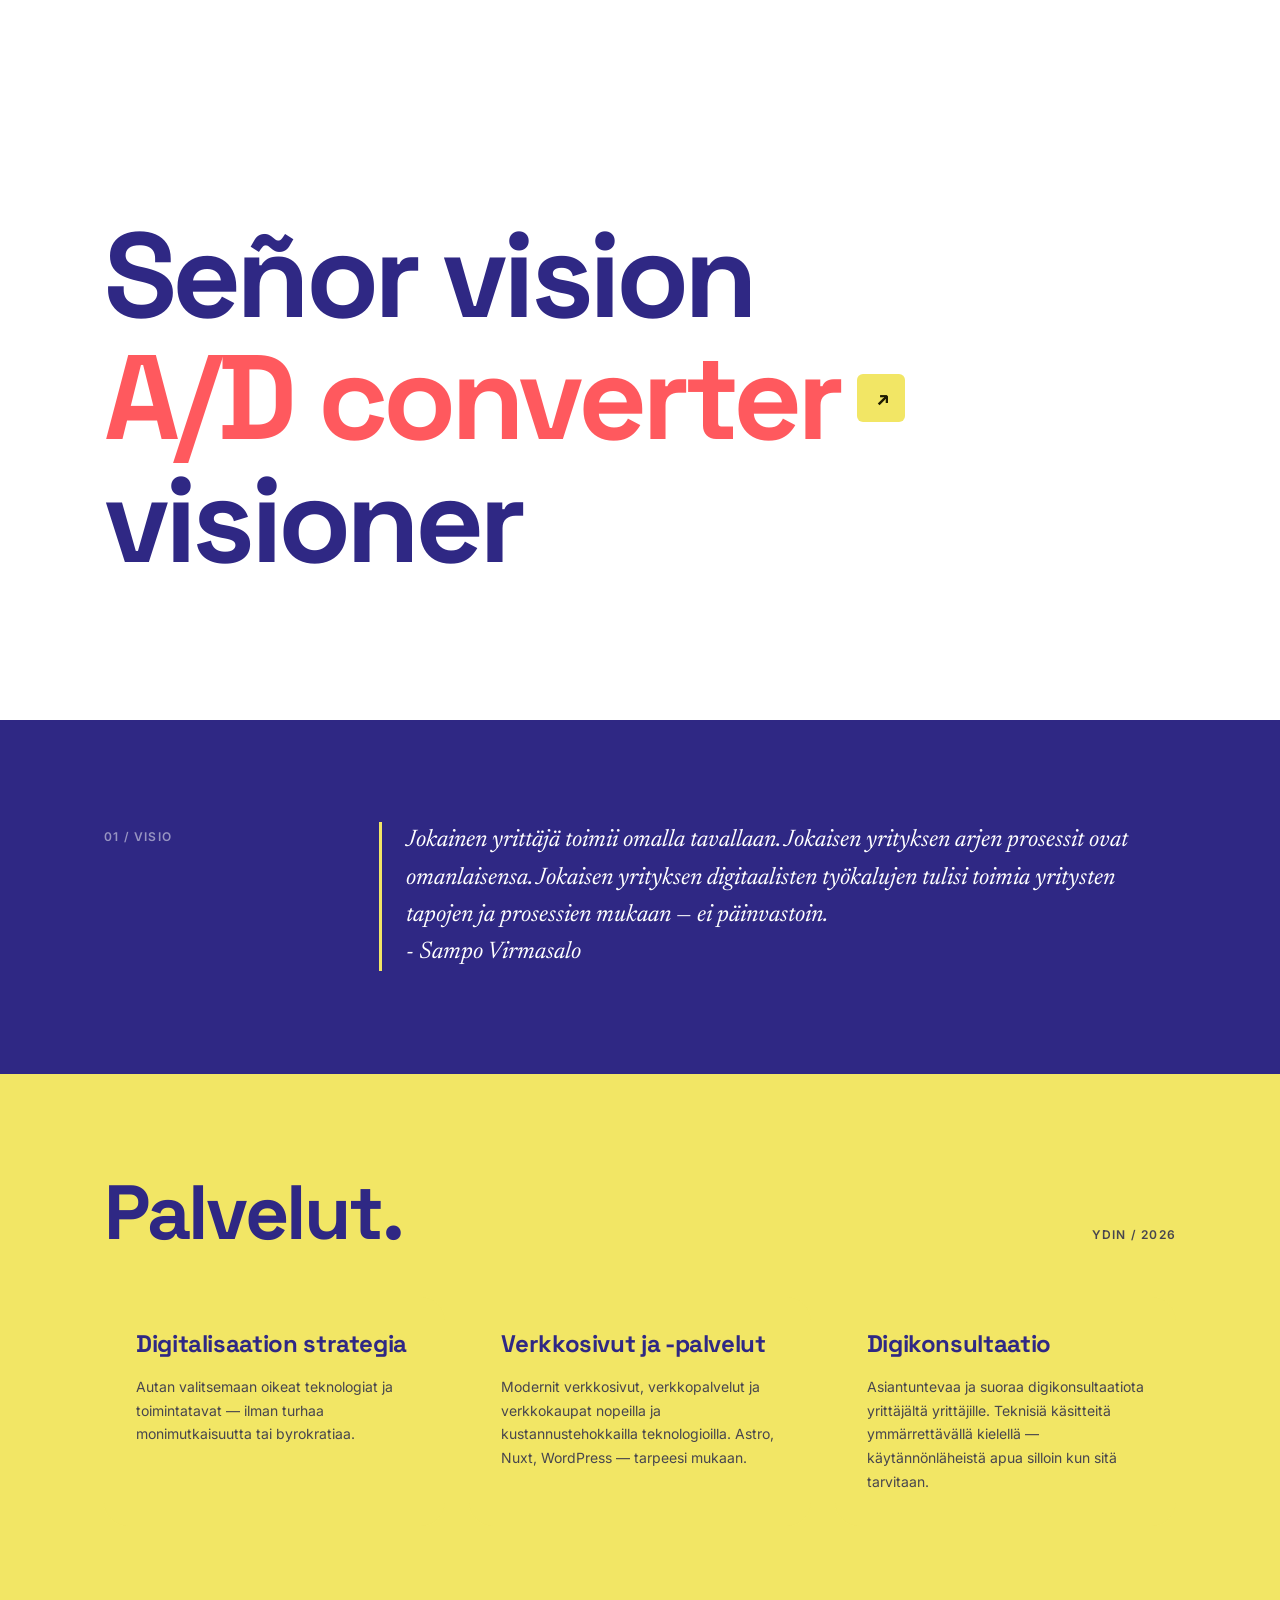
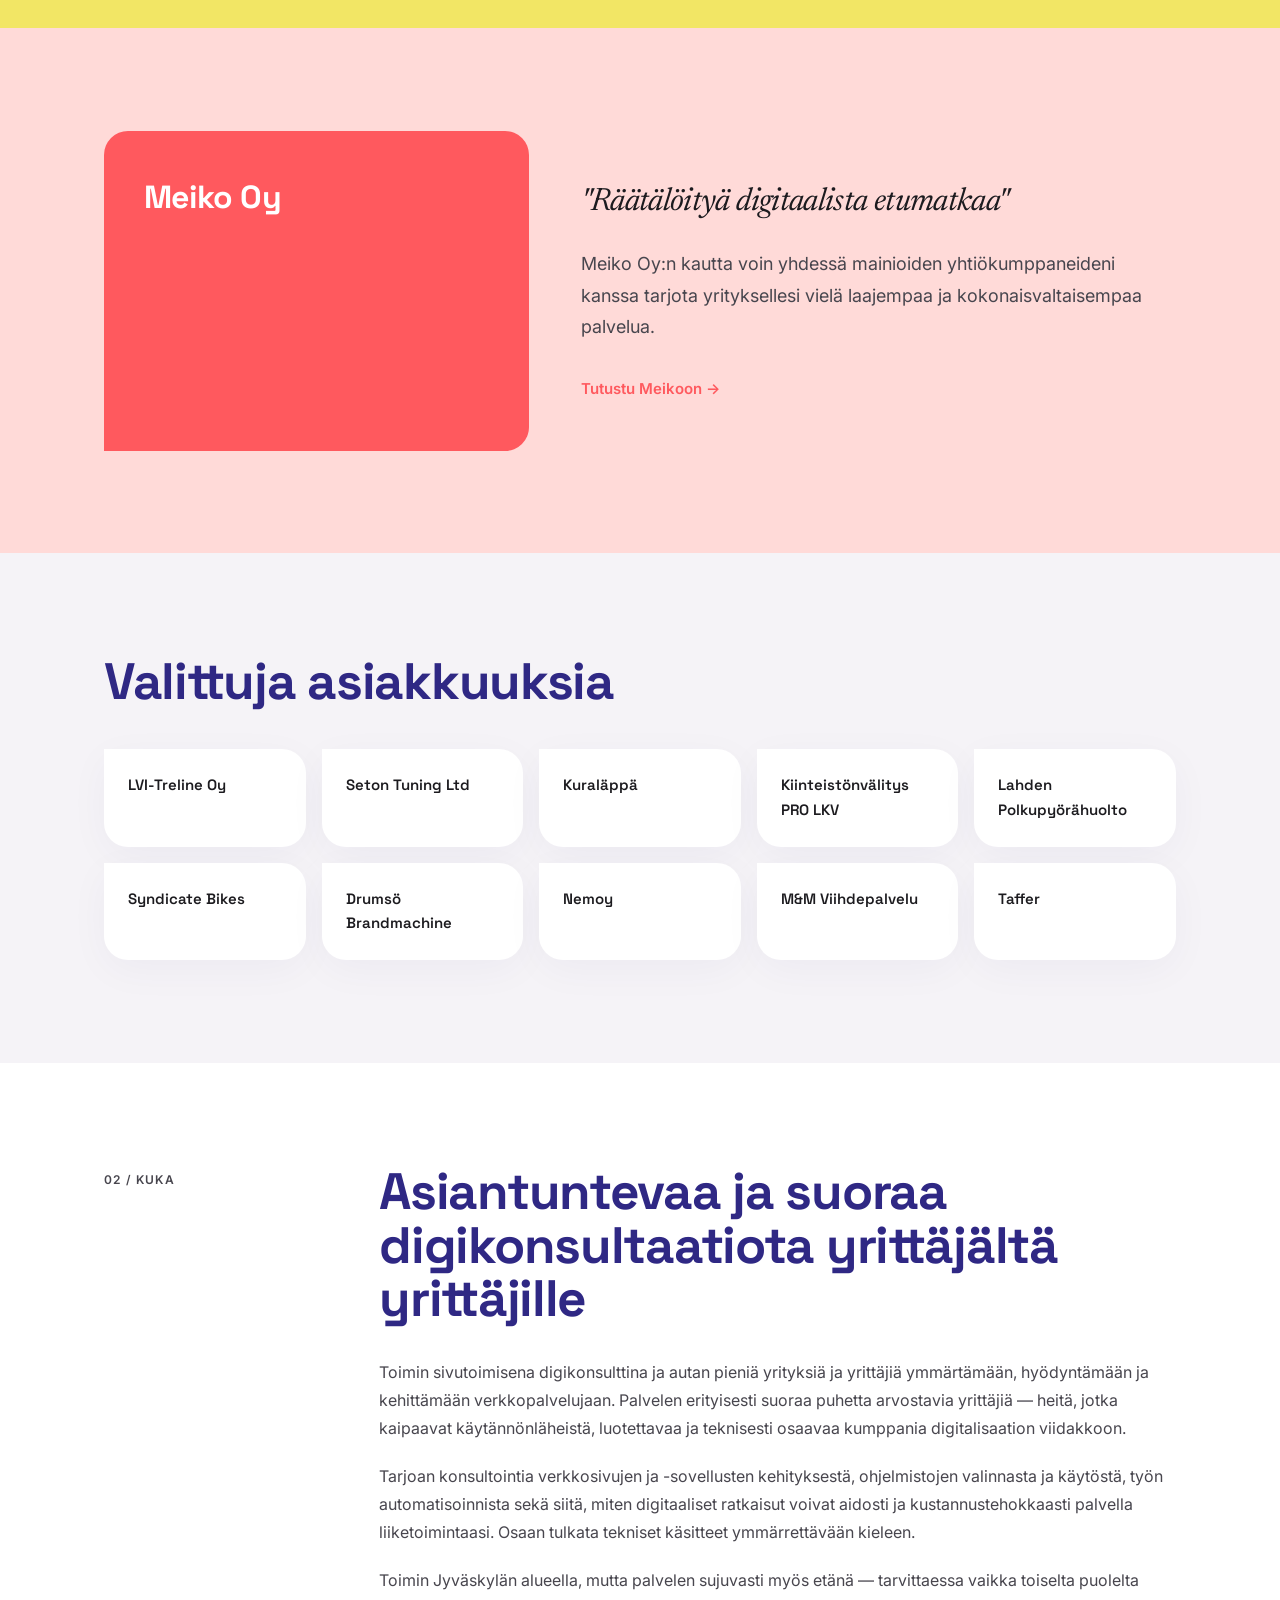
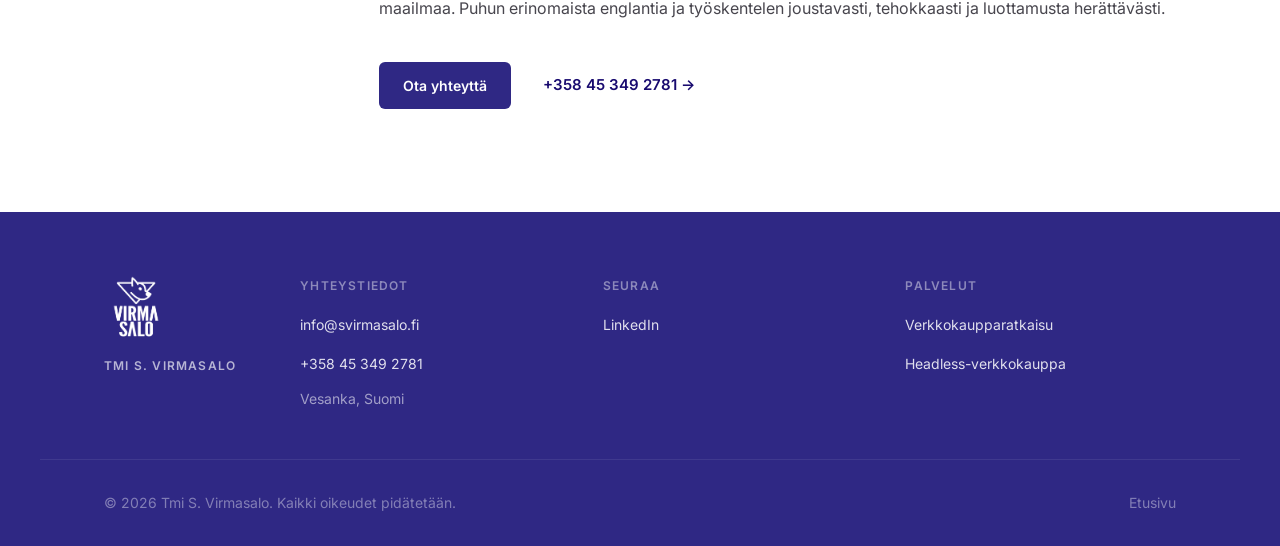
<file: index.html>
<!DOCTYPE html><html lang="fi"> <head><meta charset="UTF-8"><meta name="viewport" content="width=device-width, initial-scale=1.0"><title>Tmi S. Virmasalo</title><meta name="description" content="Tmi S. Virmasalo tarjoaa verkkoliiketoiminnan ratkaisuja, verkkosivusto-, verkkopalvelu-, verkkokauppa- ja toiminnanohjauskonsultaatiota. Asiantuntevaa digikonsultaatiota yrittäjältä yrittäjille."><link rel="canonical" href="https://svirmasalo.fi"><!-- Open Graph --><meta property="og:title" content="Tmi S. Virmasalo"><meta property="og:description" content="Tmi S. Virmasalo tarjoaa verkkoliiketoiminnan ratkaisuja, verkkosivusto-, verkkopalvelu-, verkkokauppa- ja toiminnanohjauskonsultaatiota. Asiantuntevaa digikonsultaatiota yrittäjältä yrittäjille."><meta property="og:url" content="https://svirmasalo.fi"><meta property="og:type" content="website"><meta property="og:site_name" content="Tmi S. Virmasalo"><meta property="og:image" content="https://svirmasalo.fi/assets/images/svirmasalo-logo-dark.png"><!-- Favicon --><link rel="icon" href="/assets/favicon/favicon.ico" type="image/x-icon"><link rel="icon" href="/assets/favicon/favicon-32x32.png" sizes="32x32" type="image/png"><link rel="icon" href="/assets/favicon/favicon-16x16.png" sizes="16x16" type="image/png"><link rel="apple-touch-icon" href="/assets/favicon/apple-touch-icon.png" sizes="180x180"><link rel="manifest" href="/assets/favicon/site.webmanifest"><!-- Fonts --><link rel="preconnect" href="https://fonts.googleapis.com"><link rel="preconnect" href="https://fonts.gstatic.com" crossorigin><link href="https://fonts.googleapis.com/css2?family=Space+Grotesk:wght@400;500;600;700&family=Newsreader:ital,wght@0,400;0,600;1,400;1,600&family=Inter:wght@400;500;600&display=swap" rel="stylesheet"><!-- Schema.org --><script type="application/ld+json">
      {
        "@context": "https://schema.org",
        "@type": "LocalBusiness",
        "name": "Tmi S. Virmasalo",
        "image": "https://svirmasalo.fi/assets/images/svirmasalo-logo-dark.png",
        "url": "https://svirmasalo.fi",
        "telephone": "+358453492781",
        "priceRange": "500-10000",
        "address": {
          "@type": "PostalAddress",
          "addressLocality": "Vesanka",
          "postalCode": "41940",
          "addressCountry": "FI"
        },
        "sameAs": ["https://www.linkedin.com/in/sampovirmasalo/"]
      }
    </script><script type="application/ld+json">
      {
        "@context": "https://schema.org",
        "@type": "Person",
        "name": "Sampo Virmasalo",
        "url": "https://svirmasalo.fi",
        "sameAs": "https://www.linkedin.com/in/sampovirmasalo/",
        "jobTitle": "Ohjelmistokehittäjä ja -konsultti",
        "worksFor": { "@type": "Organization", "name": "Tmi S. Virmasalo" }
      }
    </script><link rel="stylesheet" href="/_astro/headless-verkkokaupan-perusteet.ZqwnJBQj.css">
<link rel="stylesheet" href="/_astro/index.B3tx5RAO.css"></head> <body> <main>   <section class="hero" data-astro-cid-j7pv25f6> <div class="container hero-inner" data-astro-cid-j7pv25f6> <div class="hero-headline-wrap" data-astro-cid-j7pv25f6> <h1 class="hero-headline display-xl" data-astro-cid-j7pv25f6> <span class="hero-line" data-astro-cid-j7pv25f6>Señor vision</span> <span class="hero-line hero-line--accent" data-astro-cid-j7pv25f6>
A/D converter
<a href="#palvelut" class="btn-arrow" aria-label="Siirry palveluihin" data-astro-cid-j7pv25f6>&#x2197;</a> </span> <span class="hero-line" data-astro-cid-j7pv25f6>visioner</span> </h1> </div> <div class="hero-sub" data-astro-cid-j7pv25f6> <p class="body-lg hero-desc" data-astro-cid-j7pv25f6></p> </div> </div> </section>  <section class="vision" data-astro-cid-j7pv25f6> <div class="container vision-inner" data-astro-cid-j7pv25f6> <div class="vision-label" data-astro-cid-j7pv25f6> <span class="label-md vision-tag" data-astro-cid-j7pv25f6>01 / Visio</span> </div> <div class="vision-body" data-astro-cid-j7pv25f6> <p class="vision-quote serif" data-astro-cid-j7pv25f6>
Jokainen yrittäjä toimii omalla tavallaan. Jokaisen yrityksen arjen
          prosessit ovat omanlaisensa. Jokaisen yrityksen digitaalisten
          työkalujen tulisi toimia yritysten tapojen ja prosessien mukaan&nbsp;—
          ei päinvastoin.<br data-astro-cid-j7pv25f6> <span data-astro-cid-j7pv25f6>- Sampo Virmasalo</span> </p> </div> </div> </section>  <section class="services section-pad" id="palvelut" data-astro-cid-j7pv25f6> <div class="container" data-astro-cid-j7pv25f6> <div class="services-header" data-astro-cid-j7pv25f6> <h2 class="display-lg services-title" data-astro-cid-j7pv25f6>Palvelut.</h2> <span class="label-md services-tag" data-astro-cid-j7pv25f6>Ydin / 2026</span> </div> <div class="services-grid" data-astro-cid-j7pv25f6> <article class="service-card card-notch" data-astro-cid-j7pv25f6> <h3 class="title-md service-card-title" data-astro-cid-j7pv25f6>Digitalisaation strategia</h3> <p class="body-sm service-card-desc" data-astro-cid-j7pv25f6>
Autan valitsemaan oikeat teknologiat ja toimintatavat — ilman turhaa
            monimutkaisuutta tai byrokratiaa.
</p> </article> <article class="service-card card-notch" data-astro-cid-j7pv25f6> <h3 class="title-md service-card-title" data-astro-cid-j7pv25f6>Verkkosivut ja -palvelut</h3> <p class="body-sm service-card-desc" data-astro-cid-j7pv25f6>
Modernit verkkosivut, verkkopalvelut ja verkkokaupat nopeilla ja
            kustannustehokkailla teknologioilla. Astro, Nuxt, WordPress —
            tarpeesi mukaan.
</p> </article> <article class="service-card card-notch" data-astro-cid-j7pv25f6> <h3 class="title-md service-card-title" data-astro-cid-j7pv25f6>Digikonsultaatio</h3> <p class="body-sm service-card-desc" data-astro-cid-j7pv25f6>
Asiantuntevaa ja suoraa digikonsultaatiota yrittäjältä yrittäjille.
            Teknisiä käsitteitä ymmärrettävällä kielellä — käytännönläheistä
            apua silloin kun sitä tarvitaan.
</p> </article> </div> </div> </section>  <section class="partnership section-pad" data-astro-cid-j7pv25f6> <div class="container partnership-inner" data-astro-cid-j7pv25f6> <div class="partnership-badge card-notch-alt" data-astro-cid-j7pv25f6> <div class="partnership-badge-text" data-astro-cid-j7pv25f6> <h2 class="title-lg partnership-name" data-astro-cid-j7pv25f6>Meiko Oy</h2> </div> </div> <div class="partnership-content" data-astro-cid-j7pv25f6> <blockquote class="partnership-quote serif title-lg" data-astro-cid-j7pv25f6>
"Räätälöityä digitaalista etumatkaa"
</blockquote> <p class="body-lg partnership-desc" data-astro-cid-j7pv25f6>
Meiko Oy:n kautta voin yhdessä mainioiden yhtiökumppaneideni kanssa
          tarjota yrityksellesi vielä laajempaa ja kokonaisvaltaisempaa
          palvelua.
</p> <a href="https://meiko.fi" class="btn-ghost" rel="noopener noreferrer" target="_blank" data-astro-cid-j7pv25f6>
Tutustu Meikoon &#x2192;
</a> </div> </div> </section>  <section class="clients section-pad" data-astro-cid-j7pv25f6> <div class="container" data-astro-cid-j7pv25f6> <h2 class="title-xl clients-title" data-astro-cid-j7pv25f6>Valittuja asiakkuuksia</h2> <div class="clients-grid" data-astro-cid-j7pv25f6> <a href="/lvi-treline-sai-modernin-ja-huolettoman-astro-verkkosivun" class="client-card card-notch" data-astro-cid-j7pv25f6>
LVI-Treline Oy
</a> <a href="/moderni-lahestymistapa-yksinkertaisen-verkkokaupan-toteutukseen-seton-tuning" class="client-card card-notch" data-astro-cid-j7pv25f6>
Seton Tuning Ltd
</a> <a href="/raataloity-verkkopalvelu-suomen-johtavalle-maastopyoramedialle-kuralappa" class="client-card card-notch" data-astro-cid-j7pv25f6>
Kuraläppä
</a> <a href="/kiinteistonvalitys-pro-case-esimerkki" class="client-card card-notch" data-astro-cid-j7pv25f6>
Kiinteistönvälitys PRO LKV
</a> <a href="https://pyorakauppa.fi" class="client-card card-notch" rel="noopener noreferrer" target="_blank" data-astro-cid-j7pv25f6>
Lahden Polkupyörähuolto
</a> <a href="https://4130.fi" class="client-card card-notch" rel="noopener noreferrer" target="_blank" data-astro-cid-j7pv25f6>
Syndicate Bikes
</a> <a href="https://brandmachine.fi" class="client-card card-notch" rel="noopener noreferrer" target="_blank" data-astro-cid-j7pv25f6>
Drumsö Brandmachine
</a> <a href="https://nemoy.fi" class="client-card card-notch" rel="noopener noreferrer" target="_blank" data-astro-cid-j7pv25f6>
Nemoy
</a> <a href="https://viihdepalvelu.fi" class="client-card card-notch" rel="noopener noreferrer" target="_blank" data-astro-cid-j7pv25f6>
M&amp;M Viihdepalvelu
</a> <a href="https://taffer.fi" class="client-card card-notch" rel="noopener noreferrer" target="_blank" data-astro-cid-j7pv25f6>
Taffer
</a> </div> </div> </section>  <section class="about section-pad" data-astro-cid-j7pv25f6> <div class="container about-inner" data-astro-cid-j7pv25f6> <div class="about-label" data-astro-cid-j7pv25f6> <span class="label-md about-tag" data-astro-cid-j7pv25f6>02 / Kuka</span> </div> <div class="about-body" data-astro-cid-j7pv25f6> <h2 class="title-xl about-heading" data-astro-cid-j7pv25f6>
Asiantuntevaa ja suoraa digikonsultaatiota yrittäjältä yrittäjille
</h2> <div class="about-text prose" data-astro-cid-j7pv25f6> <p data-astro-cid-j7pv25f6>
Toimin sivutoimisena digikonsulttina ja autan pieniä yrityksiä ja
            yrittäjiä ymmärtämään, hyödyntämään ja kehittämään
            verkkopalvelujaan. Palvelen erityisesti suoraa puhetta arvostavia
            yrittäjiä — heitä, jotka kaipaavat käytännönläheistä, luotettavaa ja
            teknisesti osaavaa kumppania digitalisaation viidakkoon.
</p> <p data-astro-cid-j7pv25f6>
Tarjoan konsultointia verkkosivujen ja -sovellusten kehityksestä,
            ohjelmistojen valinnasta ja käytöstä, työn automatisoinnista sekä
            siitä, miten digitaaliset ratkaisut voivat aidosti ja
            kustannustehokkaasti palvella liiketoimintaasi. Osaan tulkata
            tekniset käsitteet ymmärrettävään kieleen.
</p> <p data-astro-cid-j7pv25f6>
Toimin Jyväskylän alueella, mutta palvelen sujuvasti myös etänä —
            tarvittaessa vaikka toiselta puolelta maailmaa. Puhun erinomaista
            englantia ja työskentelen joustavasti, tehokkaasti ja luottamusta
            herättävästi.
</p> </div> <div class="about-contact" data-astro-cid-j7pv25f6> <a href="mailto:info@svirmasalo.fi" class="btn btn-primary" data-astro-cid-j7pv25f6>
Ota yhteyttä
</a> <a href="tel:+358453492781" class="btn-ghost" data-astro-cid-j7pv25f6>
+358&nbsp;45&nbsp;349&nbsp;2781 &#x2192;
</a> </div> </div> </div> </section>  </main> <footer class="site-footer" data-astro-cid-sz7xmlte> <div class="container footer-inner" data-astro-cid-sz7xmlte> <div class="footer-brand" data-astro-cid-sz7xmlte> <a href="/" class="footer-logo-link" aria-label="Etusivulle" data-astro-cid-sz7xmlte> <img src="/assets/images/svirmasalo-logo-dark.png" alt="Tmi S. Virmasalo logo" width="64" height="64" class="footer-logo" data-astro-cid-sz7xmlte> </a> <span class="footer-brand-name label-md" data-astro-cid-sz7xmlte>Tmi S. Virmasalo</span> </div> <div class="footer-cols" data-astro-cid-sz7xmlte> <div class="footer-col" data-astro-cid-sz7xmlte> <p class="label-md footer-col-heading" data-astro-cid-sz7xmlte>Yhteystiedot</p> <ul class="footer-links" data-astro-cid-sz7xmlte> <li data-astro-cid-sz7xmlte><a href="mailto:info@svirmasalo.fi" data-astro-cid-sz7xmlte>info@svirmasalo.fi</a></li> <li data-astro-cid-sz7xmlte><a href="tel:+358453492781" data-astro-cid-sz7xmlte>+358&nbsp;45&nbsp;349&nbsp;2781</a></li> <li class="body-sm" style="color: var(--on-primary); opacity: 0.55;" data-astro-cid-sz7xmlte>Vesanka, Suomi</li> </ul> </div> <div class="footer-col" data-astro-cid-sz7xmlte> <p class="label-md footer-col-heading" data-astro-cid-sz7xmlte>Seuraa</p> <ul class="footer-links" data-astro-cid-sz7xmlte> <li data-astro-cid-sz7xmlte> <a href="https://www.linkedin.com/in/sampovirmasalo/" rel="noopener noreferrer" target="_blank" data-astro-cid-sz7xmlte>
LinkedIn
</a> </li> </ul> </div> <div class="footer-col" data-astro-cid-sz7xmlte> <p class="label-md footer-col-heading" data-astro-cid-sz7xmlte>Palvelut</p> <ul class="footer-links" data-astro-cid-sz7xmlte> <li data-astro-cid-sz7xmlte><a href="/verkkokaupparatkaisu" data-astro-cid-sz7xmlte>Verkkokaupparatkaisu</a></li> <li data-astro-cid-sz7xmlte><a href="/headless-verkkokaupan-perusteet" data-astro-cid-sz7xmlte>Headless-verkkokauppa</a></li> </ul> </div> </div> </div> <div class="container footer-bottom" data-astro-cid-sz7xmlte> <p class="body-sm footer-copy" data-astro-cid-sz7xmlte>
&copy; 2026 Tmi S. Virmasalo. Kaikki oikeudet pidätetään.
</p> <nav class="footer-legal" aria-label="Juridinen" data-astro-cid-sz7xmlte> <a href="/" class="body-sm" data-astro-cid-sz7xmlte>Etusivu</a> </nav> </div> </footer>  </body></html>
</file>
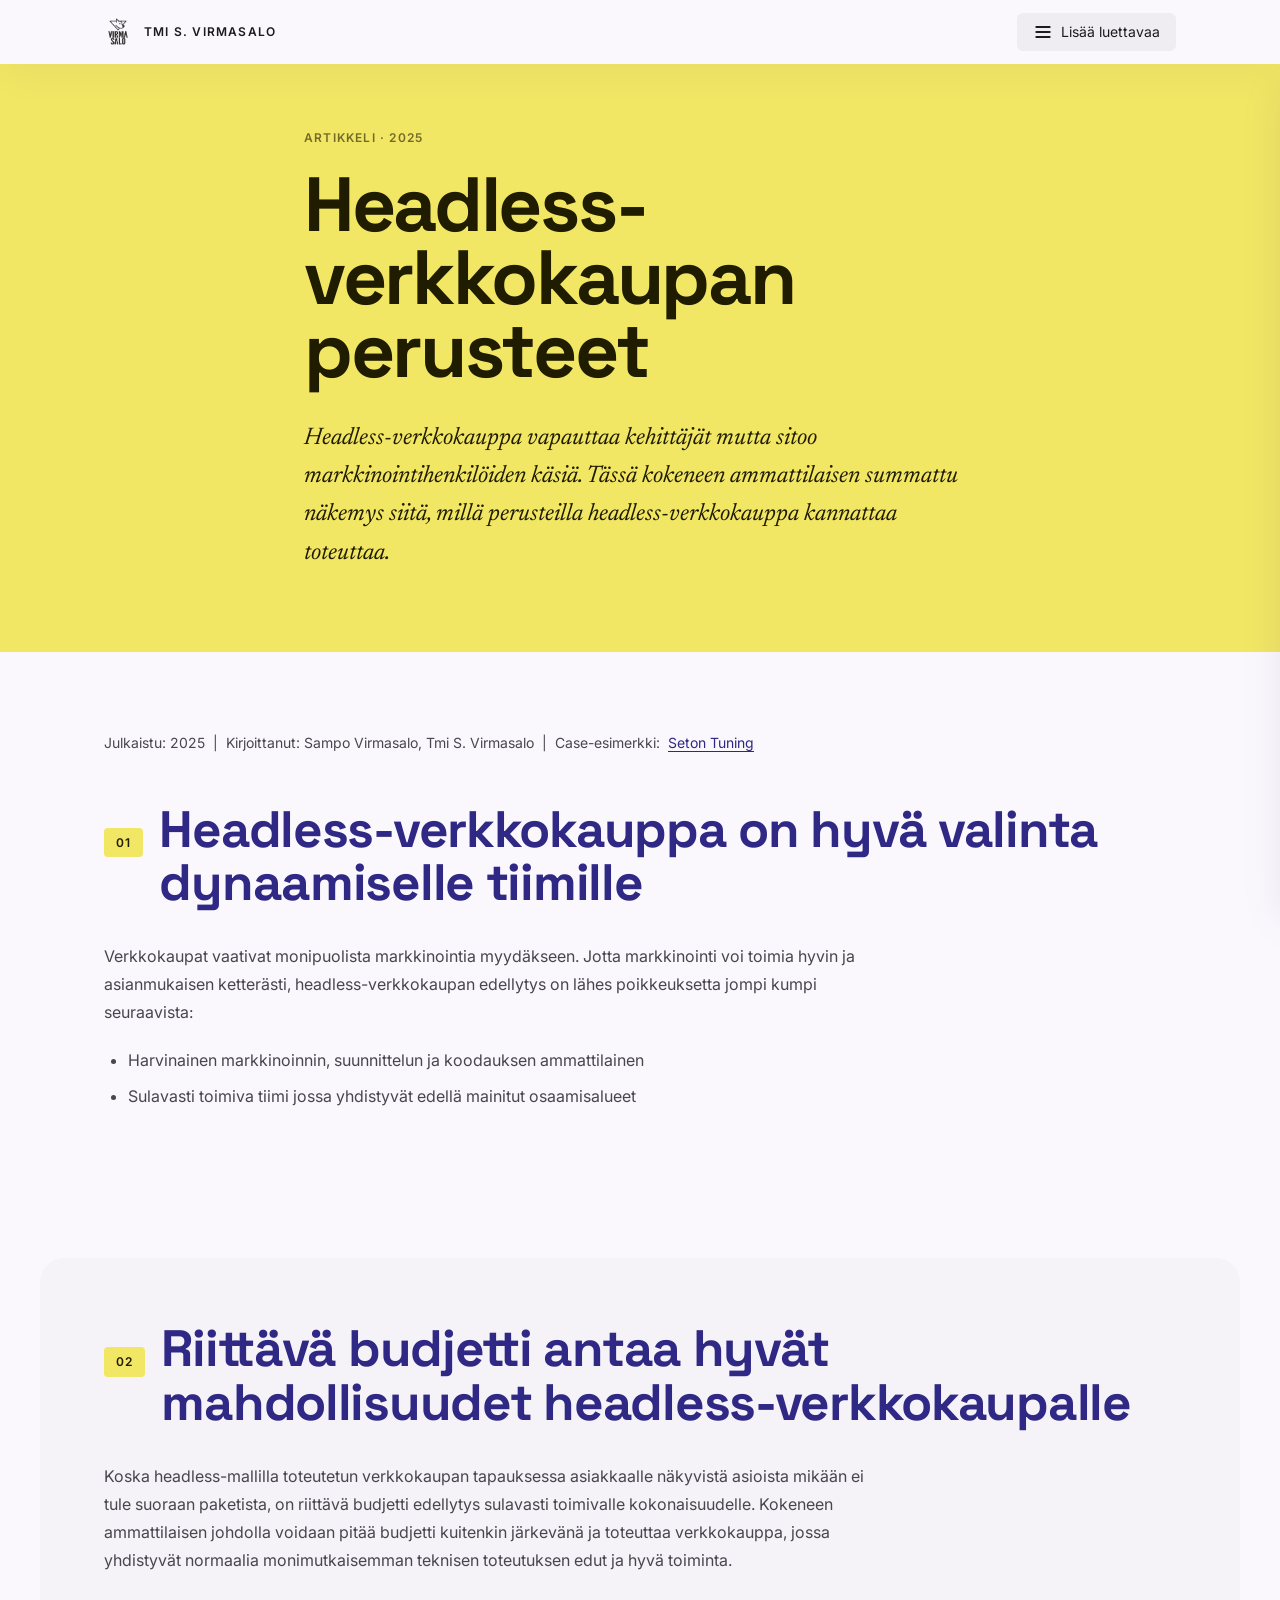
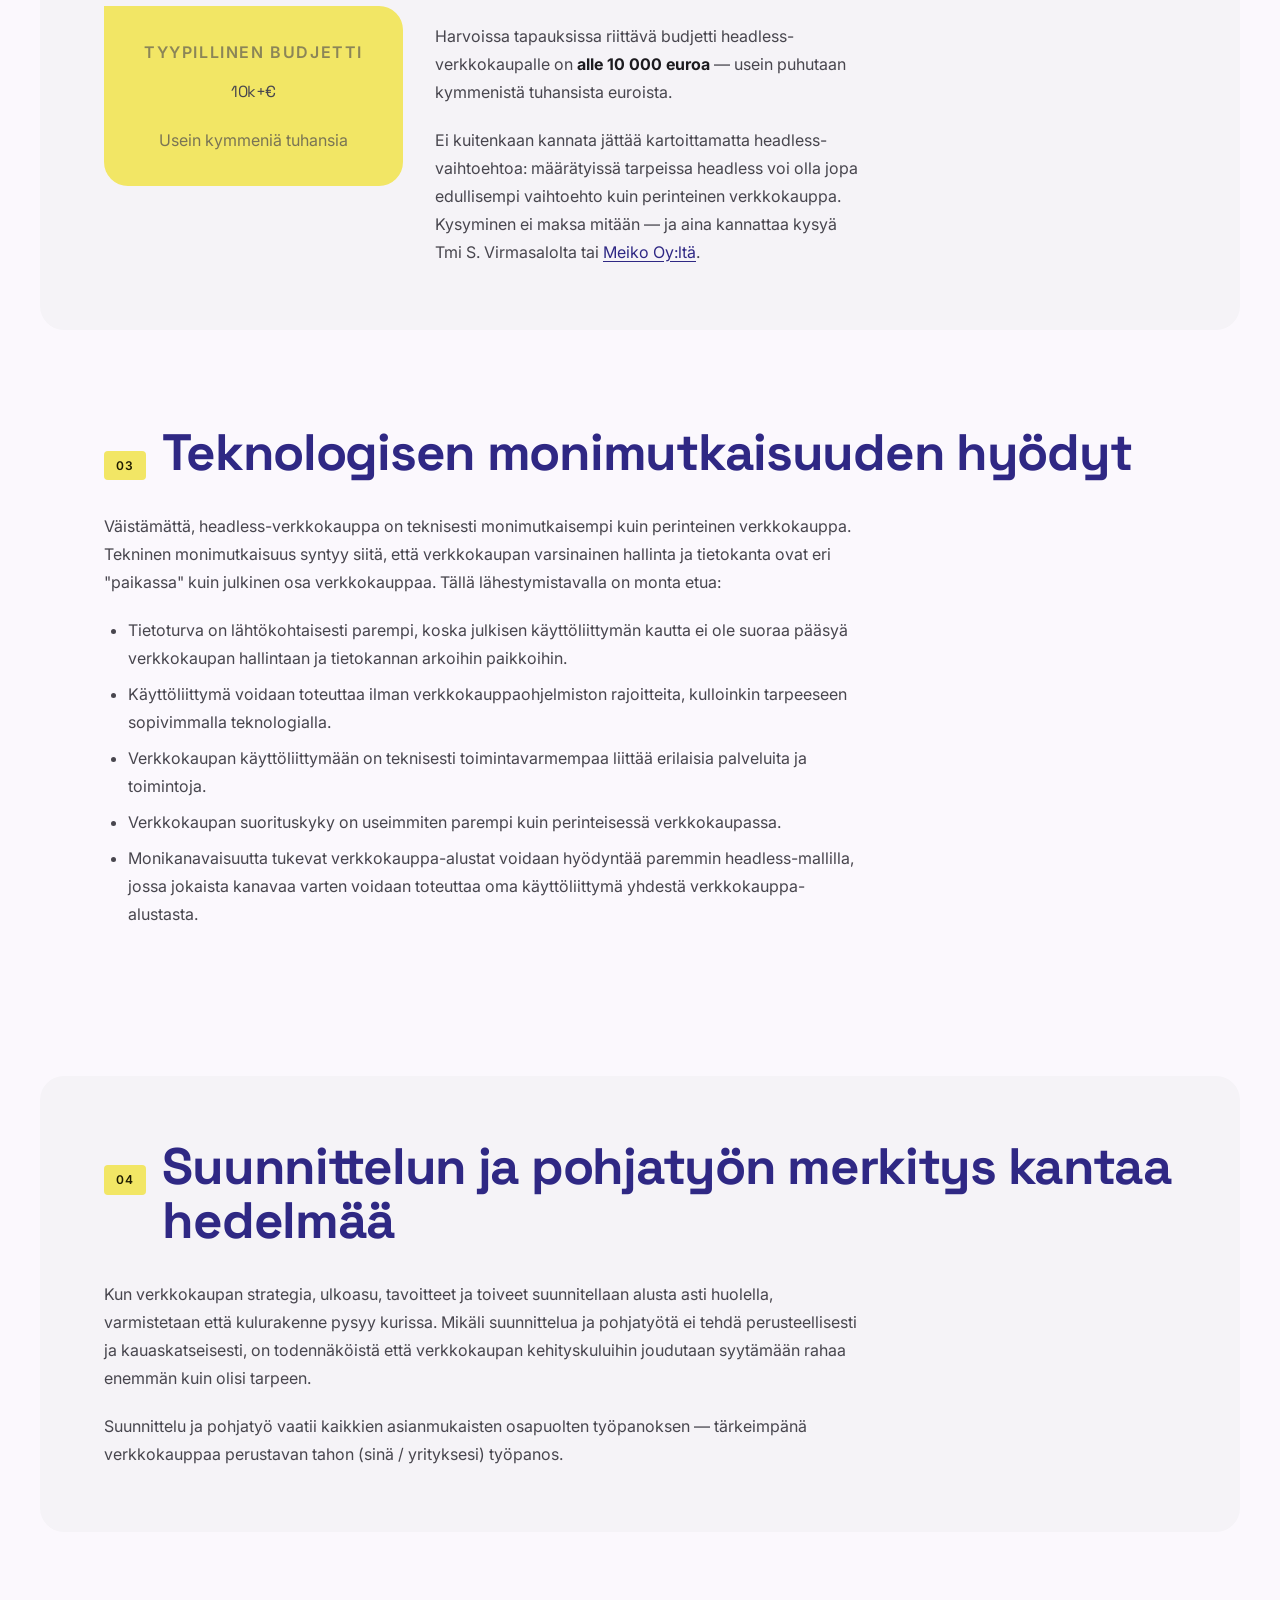
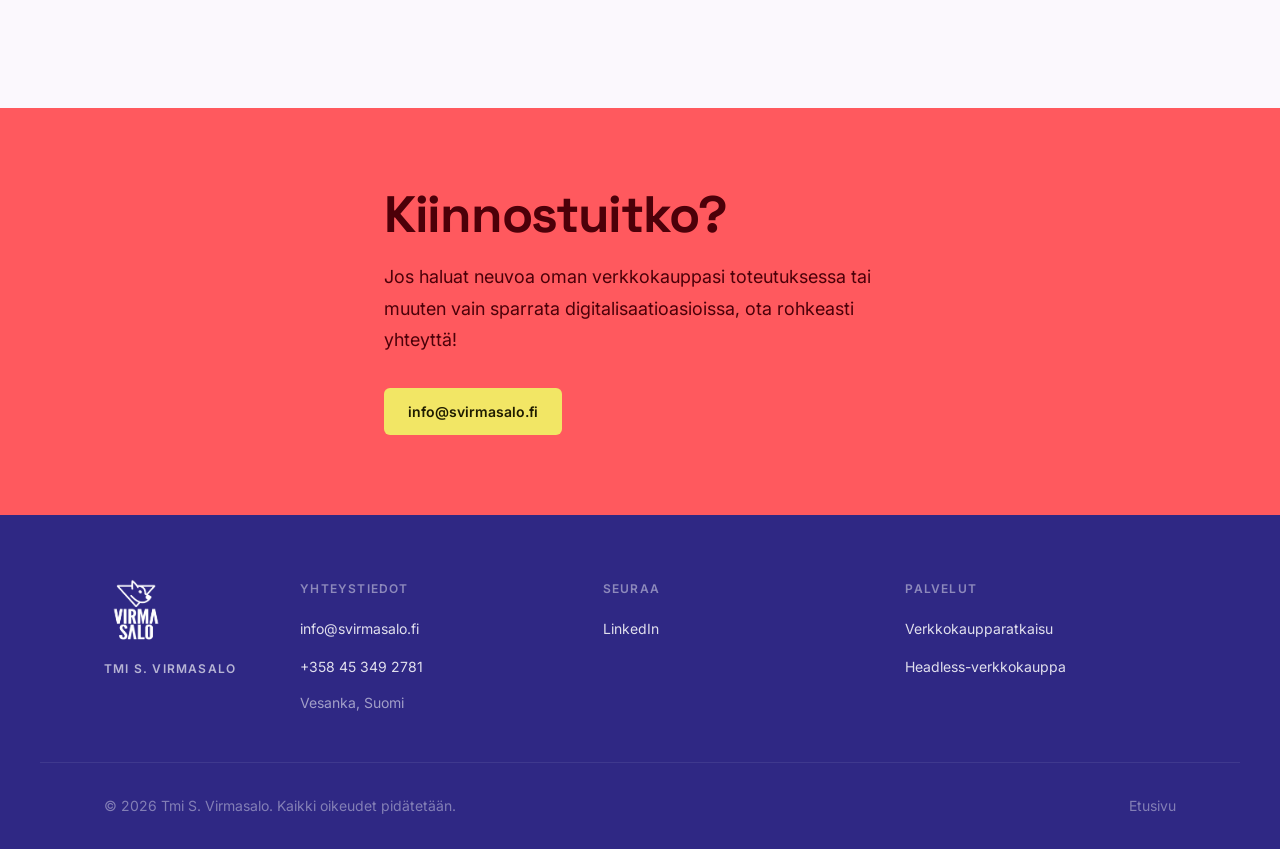
<file: headless-verkkokaupan-perusteet.html>
<!DOCTYPE html><html lang="fi"> <head><meta charset="UTF-8"><meta name="viewport" content="width=device-width, initial-scale=1.0"><title>Headless-verkkokaupan perusteet — Tmi S. Virmasalo</title><meta name="description" content="Headless-verkkokauppa vapauttaa kehittäjät mutta sitoo markkinointihenkilöiden käsiä. Lue kokeneen ammattilaisen summattu näkemys siitä, millä perusteilla headless-verkkokauppa kannattaa toteuttaa."><link rel="canonical" href="https://svirmasalo.fi/headless-verkkokaupan-perusteet"><!-- Open Graph --><meta property="og:title" content="Headless-verkkokaupan perusteet — Tmi S. Virmasalo"><meta property="og:description" content="Headless-verkkokauppa vapauttaa kehittäjät mutta sitoo markkinointihenkilöiden käsiä. Lue kokeneen ammattilaisen summattu näkemys siitä, millä perusteilla headless-verkkokauppa kannattaa toteuttaa."><meta property="og:url" content="https://svirmasalo.fi/headless-verkkokaupan-perusteet"><meta property="og:type" content="article"><meta property="og:site_name" content="Tmi S. Virmasalo"><meta property="og:image" content="https://svirmasalo.fi/assets/images/svirmasalo-logo-dark.png"><!-- Favicon --><link rel="icon" href="/assets/favicon/favicon.ico" type="image/x-icon"><link rel="icon" href="/assets/favicon/favicon-32x32.png" sizes="32x32" type="image/png"><link rel="icon" href="/assets/favicon/favicon-16x16.png" sizes="16x16" type="image/png"><link rel="apple-touch-icon" href="/assets/favicon/apple-touch-icon.png" sizes="180x180"><!-- Fonts --><link rel="preconnect" href="https://fonts.googleapis.com"><link rel="preconnect" href="https://fonts.gstatic.com" crossorigin><link href="https://fonts.googleapis.com/css2?family=Space+Grotesk:wght@400;500;600;700&family=Newsreader:ital,wght@0,400;0,600;1,400;1,600&family=Inter:wght@400;500;600&display=swap" rel="stylesheet"><link rel="stylesheet" href="/_astro/headless-verkkokaupan-perusteet.ZqwnJBQj.css">
<link rel="stylesheet" href="/_astro/headless-verkkokaupan-perusteet.C0t1NXA6.css">
<style>.case-meta[data-astro-cid-hoi5n3nx]{color:var(--on-surface-variant);margin-bottom:var(--sp-12)}.case-meta[data-astro-cid-hoi5n3nx] a[data-astro-cid-hoi5n3nx]{color:var(--primary-container)}
</style></head> <body class="case-page"> <!-- Top bar --> <header class="case-topbar"> <div class="container case-topbar-inner"> <a href="/" class="case-topbar-logo" aria-label="Etusivulle"> <img src="/assets/images/svirmasalo-logo-dark.png" alt="Tmi S. Virmasalo" width="28" height="28"> <span class="label-md">Tmi S. Virmasalo</span> </a> <button class="case-nav-toggle" id="nav-toggle" aria-expanded="false" aria-controls="case-nav-drawer" aria-label="Avaa valikko"> <svg xmlns="http://www.w3.org/2000/svg" width="20" height="20" viewBox="0 0 24 24" fill="none" stroke="currentColor" stroke-width="2.5" stroke-linecap="round" stroke-linejoin="round" aria-hidden="true"> <path d="M4 12h16"></path><path d="M4 18h16"></path><path d="M4 6h16"></path> </svg> <span class="body-sm">Lisää luettavaa</span> </button> </div> </header> <!-- Nav drawer --> <div class="case-nav-drawer" id="case-nav-drawer" aria-hidden="true"> <nav class="case-nav" aria-label="Muut artikkelit" data-astro-cid-kc6jokxi> <p class="label-md case-nav-heading" data-astro-cid-kc6jokxi>Katso myös</p> <ul class="case-nav-list" data-astro-cid-kc6jokxi> <li data-astro-cid-kc6jokxi> <a href="/moderni-lahestymistapa-yksinkertaisen-verkkokaupan-toteutukseen-seton-tuning" class="case-nav-item" data-astro-cid-kc6jokxi> <img src="/assets/images/logos/seton-tuning-logo.png" alt="" width="20" height="20" data-astro-cid-kc6jokxi> <span data-astro-cid-kc6jokxi>Seton Tuning</span> </a> </li> <li data-astro-cid-kc6jokxi> <a href="/lvi-treline-sai-modernin-ja-huolettoman-astro-verkkosivun" class="case-nav-item" data-astro-cid-kc6jokxi> <img src="/assets/images/logos/lvi-treline-logo.ico" alt="" width="20" height="20" data-astro-cid-kc6jokxi> <span data-astro-cid-kc6jokxi>LVI-Treline Oy</span> </a> </li> <li data-astro-cid-kc6jokxi> <a href="/raataloity-verkkopalvelu-suomen-johtavalle-maastopyoramedialle-kuralappa" class="case-nav-item" data-astro-cid-kc6jokxi> <img src="/assets/images/logos/kuralappa-logo.png" alt="" width="20" height="20" data-astro-cid-kc6jokxi> <span data-astro-cid-kc6jokxi>Kuraläppä</span> </a> </li> <li data-astro-cid-kc6jokxi> <a href="/kiinteistonvalitys-pro-case-esimerkki" class="case-nav-item" data-astro-cid-kc6jokxi> <img src="/assets/images/logos/kvpro-logo.png" alt="" width="20" height="20" data-astro-cid-kc6jokxi> <span data-astro-cid-kc6jokxi>Kiinteistönvälitys PRO LKV</span> </a> </li> </ul> <p class="label-md case-nav-heading" style="margin-top: var(--sp-8)" data-astro-cid-kc6jokxi>Muuta luettavaa</p> <ul class="case-nav-list" data-astro-cid-kc6jokxi> <li data-astro-cid-kc6jokxi> <a href="/verkkokaupparatkaisu" class="case-nav-item case-nav-item--text" data-astro-cid-kc6jokxi>
Verkkokaupparatkaisu
</a> </li> <li data-astro-cid-kc6jokxi> <a href="/headless-verkkokaupan-perusteet" class="case-nav-item case-nav-item--text" data-astro-cid-kc6jokxi>
Headless-verkkokaupan perusteet
</a> </li> </ul> </nav>  </div> <!-- Main content --> <main class="case-main">  <header class="case-hero" data-astro-cid-xwdzsam4> <div class="container case-hero-inner" data-astro-cid-xwdzsam4> <span class="label-md case-label" data-astro-cid-xwdzsam4>Artikkeli · 2025</span> <h1 class="case-title display-lg" data-astro-cid-xwdzsam4> Headless-verkkokaupan perusteet </h1> <p class="case-lede" data-astro-cid-hoi5n3nx>
Headless-verkkokauppa vapauttaa kehittäjät mutta sitoo
      markkinointihenkilöiden käsiä. Tässä kokeneen ammattilaisen summattu
      näkemys siitä, millä perusteilla headless-verkkokauppa kannattaa
      toteuttaa.
</p> </div> </header>  <div class="case-body" data-astro-cid-hoi5n3nx> <div class="container" data-astro-cid-hoi5n3nx> <p class="body-sm case-meta" data-astro-cid-hoi5n3nx>
Julkaistu: 2025 &nbsp;|&nbsp; Kirjoittanut: Sampo Virmasalo, Tmi S.
        Virmasalo &nbsp;|&nbsp; Case-esimerkki:&nbsp;
<a href="/moderni-lahestymistapa-yksinkertaisen-verkkokaupan-toteutukseen-seton-tuning" data-astro-cid-hoi5n3nx>Seton Tuning</a> </p> <section class="case-section" data-astro-cid-66pa53kh> <div class="case-section-header" data-astro-cid-66pa53kh> <span class="label-md case-section-num" data-astro-cid-66pa53kh>01</span> <h2 class="title-xl case-section-title" data-astro-cid-66pa53kh>Headless-verkkokauppa on hyvä valinta dynaamiselle tiimille</h2> </div> <div class="case-content prose" data-astro-cid-66pa53kh>  <p data-astro-cid-hoi5n3nx>
Verkkokaupat vaativat monipuolista markkinointia myydäkseen. Jotta
          markkinointi voi toimia hyvin ja asianmukaisen ketterästi,
          headless-verkkokaupan edellytys on lähes poikkeuksetta jompi kumpi
          seuraavista:
</p> <ul data-astro-cid-hoi5n3nx> <li data-astro-cid-hoi5n3nx>
Harvinainen markkinoinnin, suunnittelun ja koodauksen ammattilainen
</li> <li data-astro-cid-hoi5n3nx>
Sulavasti toimiva tiimi jossa yhdistyvät edellä mainitut
            osaamisalueet
</li> </ul>  </div> </section>  <section class="case-section case-section--alt" data-astro-cid-66pa53kh> <div class="case-section-header" data-astro-cid-66pa53kh> <span class="label-md case-section-num" data-astro-cid-66pa53kh>02</span> <h2 class="title-xl case-section-title" data-astro-cid-66pa53kh>Riittävä budjetti antaa hyvät mahdollisuudet headless-verkkokaupalle</h2> </div> <div class="case-content prose" data-astro-cid-66pa53kh>  <p data-astro-cid-hoi5n3nx>
Koska headless-mallilla toteutetun verkkokaupan tapauksessa
          asiakkaalle näkyvistä asioista mikään ei tule suoraan paketista, on
          riittävä budjetti edellytys sulavasti toimivalle kokonaisuudelle.
          Kokeneen ammattilaisen johdolla voidaan pitää budjetti kuitenkin
          järkevänä ja toteuttaa verkkokauppa, jossa yhdistyvät normaalia
          monimutkaisemman teknisen toteutuksen edut ja hyvä toiminta.
</p> <div class="case-cost-grid" style="margin-top:var(--sp-8)" data-astro-cid-hoi5n3nx> <div class="case-cost-highlight card-notch" data-astro-cid-hoi5n3nx> <p class="label-md" style="opacity:0.6; margin-bottom: var(--sp-3)" data-astro-cid-hoi5n3nx>
Tyypillinen budjetti
</p> <p class="case-cost-number display-lg" data-astro-cid-hoi5n3nx>10k+€</p> <p class="body-sm" style="opacity:0.7; margin-top:var(--sp-2)" data-astro-cid-hoi5n3nx>
Usein kymmeniä tuhansia
</p> </div> <div class="prose case-cost-details" data-astro-cid-hoi5n3nx> <p data-astro-cid-hoi5n3nx>
Harvoissa tapauksissa riittävä budjetti headless-verkkokaupalle on
<strong data-astro-cid-hoi5n3nx>alle 10 000 euroa</strong> — usein puhutaan kymmenistä tuhansista
              euroista.
</p> <p data-astro-cid-hoi5n3nx>
Ei kuitenkaan kannata jättää kartoittamatta headless-vaihtoehtoa:
              määrätyissä tarpeissa headless voi olla jopa edullisempi
              vaihtoehto kuin perinteinen verkkokauppa. Kysyminen ei maksa
              mitään — ja aina kannattaa kysyä Tmi S. Virmasalolta tai <a href="https://meiko.fi/yhteys" rel="noopener noreferrer" target="_blank" data-astro-cid-hoi5n3nx>Meiko Oy:ltä</a>.
</p> </div> </div>  </div> </section>  <section class="case-section" data-astro-cid-66pa53kh> <div class="case-section-header" data-astro-cid-66pa53kh> <span class="label-md case-section-num" data-astro-cid-66pa53kh>03</span> <h2 class="title-xl case-section-title" data-astro-cid-66pa53kh>Teknologisen monimutkaisuuden hyödyt</h2> </div> <div class="case-content prose" data-astro-cid-66pa53kh>  <p data-astro-cid-hoi5n3nx>
Väistämättä, headless-verkkokauppa on teknisesti monimutkaisempi kuin
          perinteinen verkkokauppa. Tekninen monimutkaisuus syntyy siitä, että
          verkkokaupan varsinainen hallinta ja tietokanta ovat eri "paikassa"
          kuin julkinen osa verkkokauppaa. Tällä lähestymistavalla on monta
          etua:
</p> <ul data-astro-cid-hoi5n3nx> <li data-astro-cid-hoi5n3nx>
Tietoturva on lähtökohtaisesti parempi, koska julkisen
            käyttöliittymän kautta ei ole suoraa pääsyä verkkokaupan hallintaan
            ja tietokannan arkoihin paikkoihin.
</li> <li data-astro-cid-hoi5n3nx>
Käyttöliittymä voidaan toteuttaa ilman verkkokauppaohjelmiston
            rajoitteita, kulloinkin tarpeeseen sopivimmalla teknologialla.
</li> <li data-astro-cid-hoi5n3nx>
Verkkokaupan käyttöliittymään on teknisesti toimintavarmempaa
            liittää erilaisia palveluita ja toimintoja.
</li> <li data-astro-cid-hoi5n3nx>
Verkkokaupan suorituskyky on useimmiten parempi kuin perinteisessä
            verkkokaupassa.
</li> <li data-astro-cid-hoi5n3nx>
Monikanavaisuutta tukevat verkkokauppa-alustat voidaan hyödyntää
            paremmin headless-mallilla, jossa jokaista kanavaa varten voidaan
            toteuttaa oma käyttöliittymä yhdestä verkkokauppa-alustasta.
</li> </ul>  </div> </section>  <section class="case-section case-section--alt" data-astro-cid-66pa53kh> <div class="case-section-header" data-astro-cid-66pa53kh> <span class="label-md case-section-num" data-astro-cid-66pa53kh>04</span> <h2 class="title-xl case-section-title" data-astro-cid-66pa53kh>Suunnittelun ja pohjatyön merkitys kantaa hedelmää</h2> </div> <div class="case-content prose" data-astro-cid-66pa53kh>  <p data-astro-cid-hoi5n3nx>
Kun verkkokaupan strategia, ulkoasu, tavoitteet ja toiveet
          suunnitellaan alusta asti huolella, varmistetaan että kulurakenne
          pysyy kurissa. Mikäli suunnittelua ja pohjatyötä ei tehdä
          perusteellisesti ja kauaskatseisesti, on todennäköistä että
          verkkokaupan kehityskuluihin joudutaan syytämään rahaa enemmän kuin
          olisi tarpeen.
</p> <p data-astro-cid-hoi5n3nx>
Suunnittelu ja pohjatyö vaatii kaikkien asianmukaisten osapuolten
          työpanoksen — tärkeimpänä verkkokauppaa perustavan tahon (sinä /
          yrityksesi) työpanos.
</p>  </div> </section>  </div> </div> <section class="case-cta"> <div class="container case-cta-inner"> <h2 class="title-xl">Kiinnostuitko?</h2> <p class="body-lg">
Jos haluat neuvoa oman verkkokauppasi toteutuksessa tai muuten vain
      sparrata digitalisaatioasioissa, ota rohkeasti yhteyttä!
</p> <a href="mailto:info@svirmasalo.fi" class="btn btn-secondary">
info@svirmasalo.fi
</a> </div> </section>  </main> <footer class="site-footer" data-astro-cid-sz7xmlte> <div class="container footer-inner" data-astro-cid-sz7xmlte> <div class="footer-brand" data-astro-cid-sz7xmlte> <a href="/" class="footer-logo-link" aria-label="Etusivulle" data-astro-cid-sz7xmlte> <img src="/assets/images/svirmasalo-logo-dark.png" alt="Tmi S. Virmasalo logo" width="64" height="64" class="footer-logo" data-astro-cid-sz7xmlte> </a> <span class="footer-brand-name label-md" data-astro-cid-sz7xmlte>Tmi S. Virmasalo</span> </div> <div class="footer-cols" data-astro-cid-sz7xmlte> <div class="footer-col" data-astro-cid-sz7xmlte> <p class="label-md footer-col-heading" data-astro-cid-sz7xmlte>Yhteystiedot</p> <ul class="footer-links" data-astro-cid-sz7xmlte> <li data-astro-cid-sz7xmlte><a href="mailto:info@svirmasalo.fi" data-astro-cid-sz7xmlte>info@svirmasalo.fi</a></li> <li data-astro-cid-sz7xmlte><a href="tel:+358453492781" data-astro-cid-sz7xmlte>+358&nbsp;45&nbsp;349&nbsp;2781</a></li> <li class="body-sm" style="color: var(--on-primary); opacity: 0.55;" data-astro-cid-sz7xmlte>Vesanka, Suomi</li> </ul> </div> <div class="footer-col" data-astro-cid-sz7xmlte> <p class="label-md footer-col-heading" data-astro-cid-sz7xmlte>Seuraa</p> <ul class="footer-links" data-astro-cid-sz7xmlte> <li data-astro-cid-sz7xmlte> <a href="https://www.linkedin.com/in/sampovirmasalo/" rel="noopener noreferrer" target="_blank" data-astro-cid-sz7xmlte>
LinkedIn
</a> </li> </ul> </div> <div class="footer-col" data-astro-cid-sz7xmlte> <p class="label-md footer-col-heading" data-astro-cid-sz7xmlte>Palvelut</p> <ul class="footer-links" data-astro-cid-sz7xmlte> <li data-astro-cid-sz7xmlte><a href="/verkkokaupparatkaisu" data-astro-cid-sz7xmlte>Verkkokaupparatkaisu</a></li> <li data-astro-cid-sz7xmlte><a href="/headless-verkkokaupan-perusteet" data-astro-cid-sz7xmlte>Headless-verkkokauppa</a></li> </ul> </div> </div> </div> <div class="container footer-bottom" data-astro-cid-sz7xmlte> <p class="body-sm footer-copy" data-astro-cid-sz7xmlte>
&copy; 2026 Tmi S. Virmasalo. Kaikki oikeudet pidätetään.
</p> <nav class="footer-legal" aria-label="Juridinen" data-astro-cid-sz7xmlte> <a href="/" class="body-sm" data-astro-cid-sz7xmlte>Etusivu</a> </nav> </div> </footer>  <script type="module">const e=document.getElementById("nav-toggle"),n=document.getElementById("case-nav-drawer");e?.addEventListener("click",()=>{const t=e.getAttribute("aria-expanded")==="true";e.setAttribute("aria-expanded",String(!t)),n?.setAttribute("aria-hidden",String(t))});</script> </body> </html>
</file>
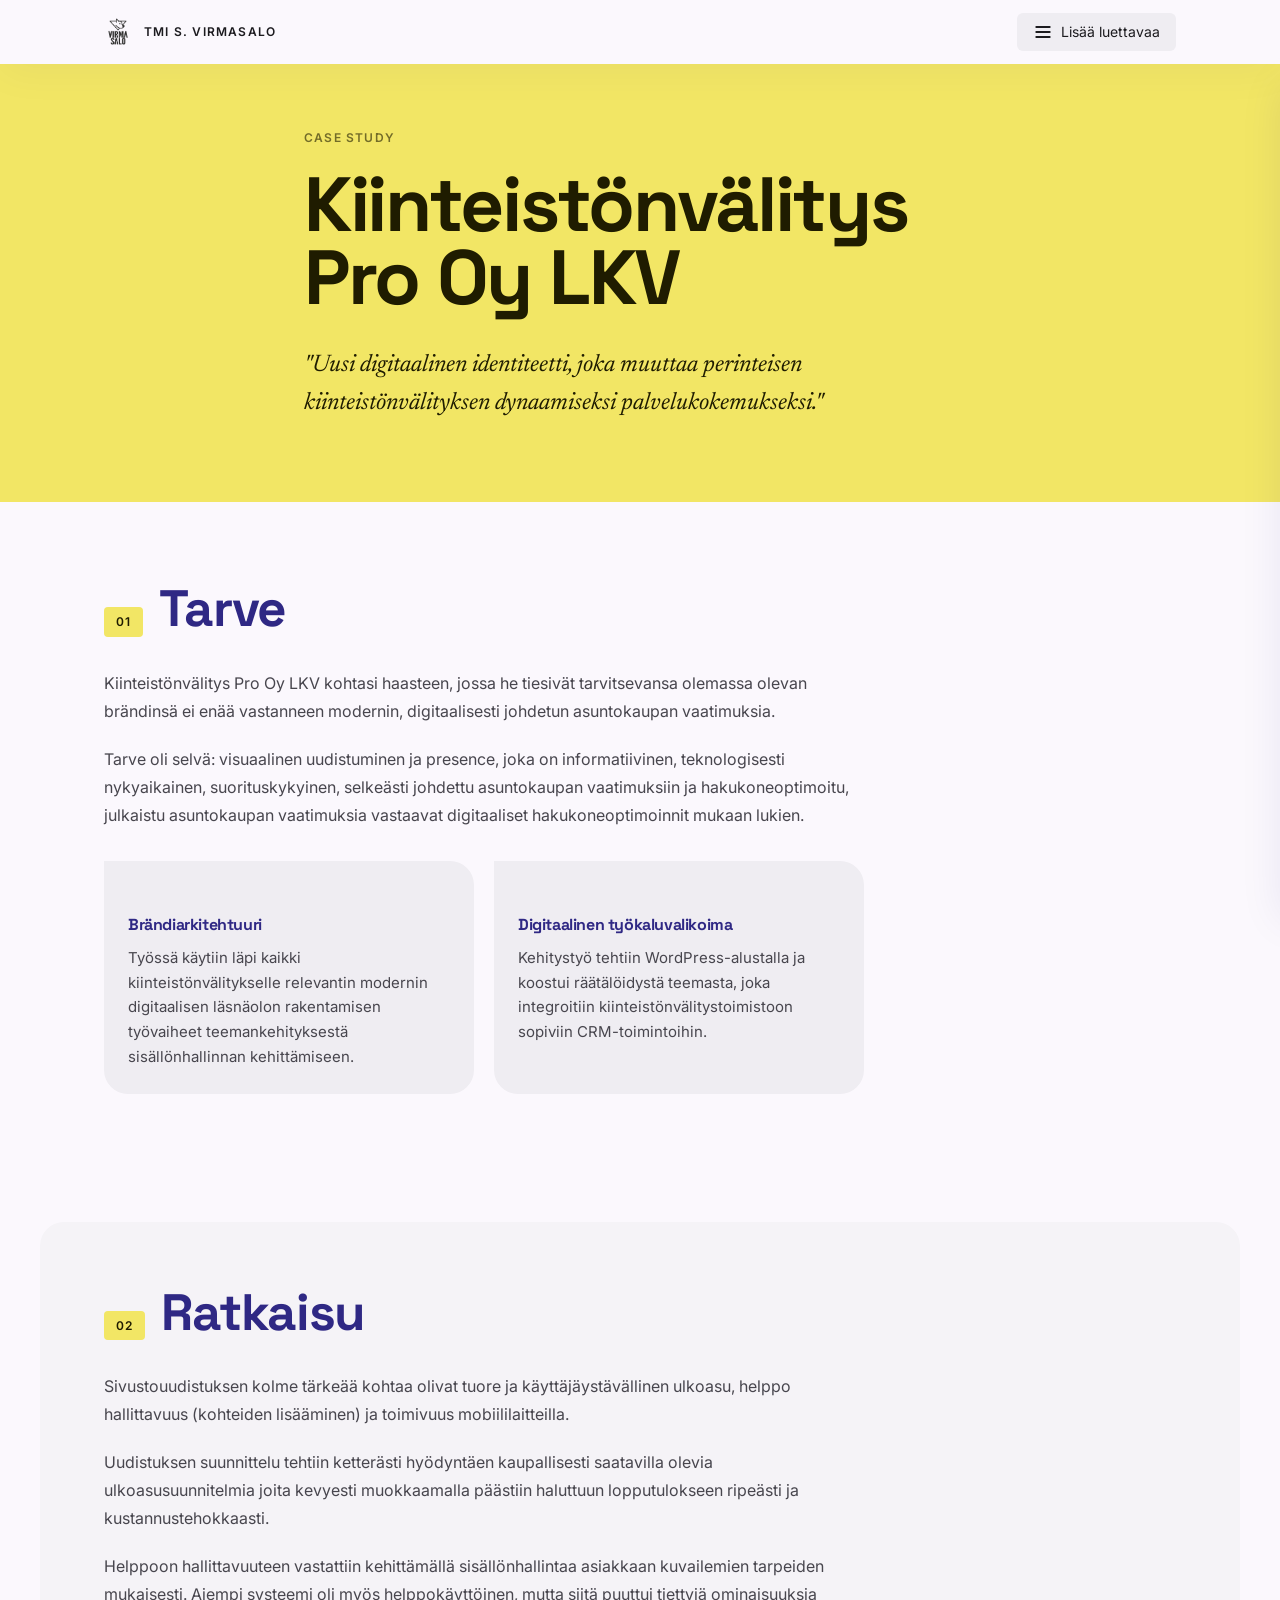
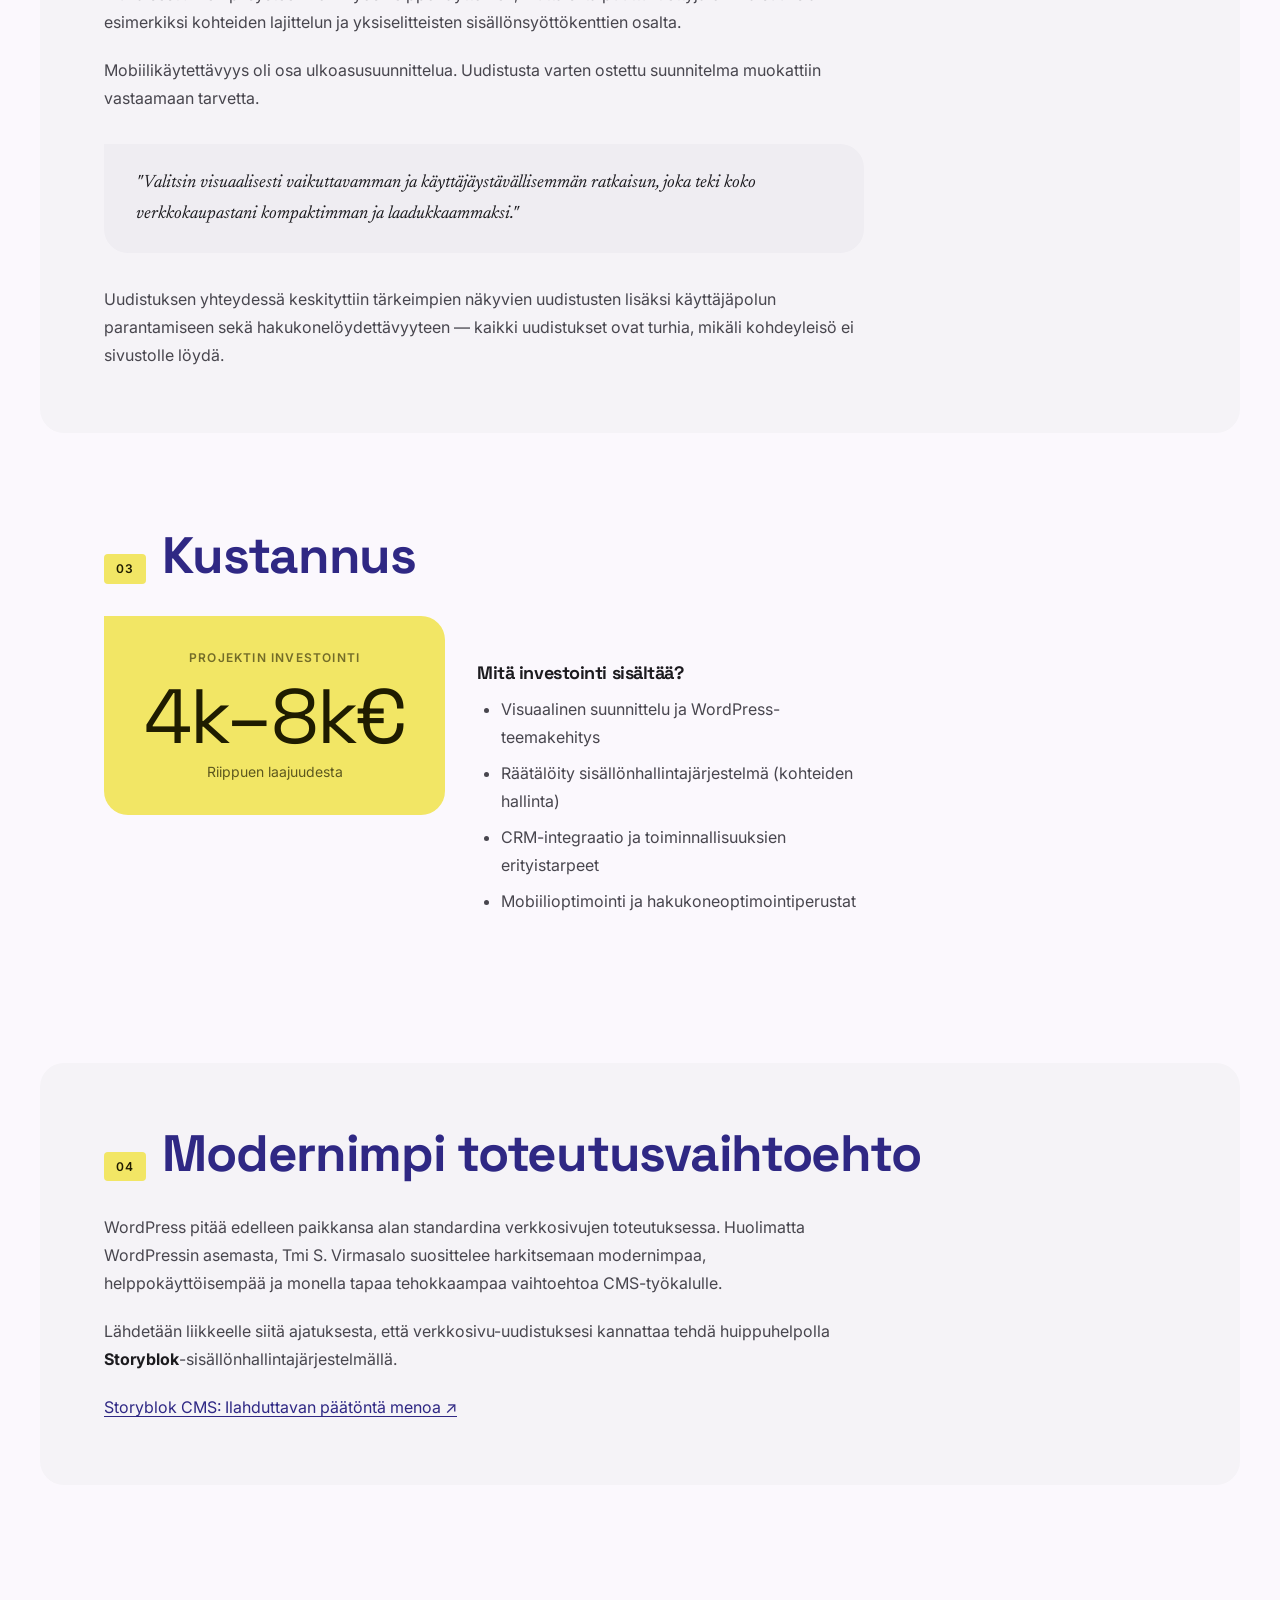
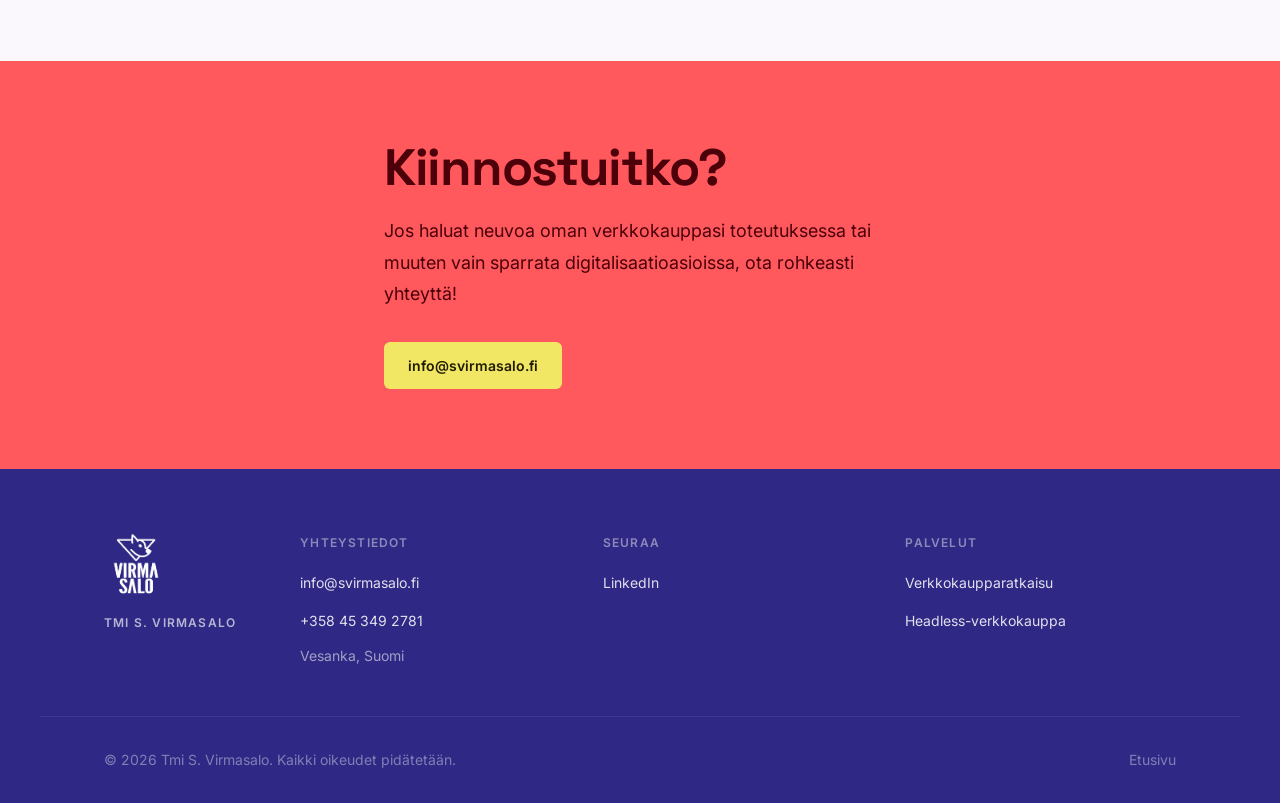
<file: kiinteistonvalitys-pro-case-esimerkki.html>
<!DOCTYPE html><html lang="fi"> <head><meta charset="UTF-8"><meta name="viewport" content="width=device-width, initial-scale=1.0"><title>Verkkosivu-uudistus — Case: Kiinteistönvälitys Pro Oy LKV — Tmi S. Virmasalo</title><meta name="description" content="Kuvaus siitä kuinka Tmi S. Virmasalo toteutti Kiinteistönvälitys Pro Oy LKV:lle verkkosivustouudistuksen käyttäen WordPressiä ja asiakasta varten kehitettyä teemaa."><link rel="canonical" href="https://svirmasalo.fi/kiinteistonvalitys-pro-case-esimerkki"><!-- Open Graph --><meta property="og:title" content="Verkkosivu-uudistus — Case: Kiinteistönvälitys Pro Oy LKV — Tmi S. Virmasalo"><meta property="og:description" content="Kuvaus siitä kuinka Tmi S. Virmasalo toteutti Kiinteistönvälitys Pro Oy LKV:lle verkkosivustouudistuksen käyttäen WordPressiä ja asiakasta varten kehitettyä teemaa."><meta property="og:url" content="https://svirmasalo.fi/kiinteistonvalitys-pro-case-esimerkki"><meta property="og:type" content="article"><meta property="og:site_name" content="Tmi S. Virmasalo"><meta property="og:image" content="https://svirmasalo.fi/assets/images/svirmasalo-logo-dark.png"><!-- Favicon --><link rel="icon" href="/assets/favicon/favicon.ico" type="image/x-icon"><link rel="icon" href="/assets/favicon/favicon-32x32.png" sizes="32x32" type="image/png"><link rel="icon" href="/assets/favicon/favicon-16x16.png" sizes="16x16" type="image/png"><link rel="apple-touch-icon" href="/assets/favicon/apple-touch-icon.png" sizes="180x180"><!-- Fonts --><link rel="preconnect" href="https://fonts.googleapis.com"><link rel="preconnect" href="https://fonts.gstatic.com" crossorigin><link href="https://fonts.googleapis.com/css2?family=Space+Grotesk:wght@400;500;600;700&family=Newsreader:ital,wght@0,400;0,600;1,400;1,600&family=Inter:wght@400;500;600&display=swap" rel="stylesheet"><link rel="stylesheet" href="/_astro/headless-verkkokaupan-perusteet.ZqwnJBQj.css">
<link rel="stylesheet" href="/_astro/headless-verkkokaupan-perusteet.C0t1NXA6.css"></head> <body class="case-page"> <!-- Top bar --> <header class="case-topbar"> <div class="container case-topbar-inner"> <a href="/" class="case-topbar-logo" aria-label="Etusivulle"> <img src="/assets/images/svirmasalo-logo-dark.png" alt="Tmi S. Virmasalo" width="28" height="28"> <span class="label-md">Tmi S. Virmasalo</span> </a> <button class="case-nav-toggle" id="nav-toggle" aria-expanded="false" aria-controls="case-nav-drawer" aria-label="Avaa valikko"> <svg xmlns="http://www.w3.org/2000/svg" width="20" height="20" viewBox="0 0 24 24" fill="none" stroke="currentColor" stroke-width="2.5" stroke-linecap="round" stroke-linejoin="round" aria-hidden="true"> <path d="M4 12h16"></path><path d="M4 18h16"></path><path d="M4 6h16"></path> </svg> <span class="body-sm">Lisää luettavaa</span> </button> </div> </header> <!-- Nav drawer --> <div class="case-nav-drawer" id="case-nav-drawer" aria-hidden="true"> <nav class="case-nav" aria-label="Muut artikkelit" data-astro-cid-kc6jokxi> <p class="label-md case-nav-heading" data-astro-cid-kc6jokxi>Katso myös</p> <ul class="case-nav-list" data-astro-cid-kc6jokxi> <li data-astro-cid-kc6jokxi> <a href="/moderni-lahestymistapa-yksinkertaisen-verkkokaupan-toteutukseen-seton-tuning" class="case-nav-item" data-astro-cid-kc6jokxi> <img src="/assets/images/logos/seton-tuning-logo.png" alt="" width="20" height="20" data-astro-cid-kc6jokxi> <span data-astro-cid-kc6jokxi>Seton Tuning</span> </a> </li> <li data-astro-cid-kc6jokxi> <a href="/lvi-treline-sai-modernin-ja-huolettoman-astro-verkkosivun" class="case-nav-item" data-astro-cid-kc6jokxi> <img src="/assets/images/logos/lvi-treline-logo.ico" alt="" width="20" height="20" data-astro-cid-kc6jokxi> <span data-astro-cid-kc6jokxi>LVI-Treline Oy</span> </a> </li> <li data-astro-cid-kc6jokxi> <a href="/raataloity-verkkopalvelu-suomen-johtavalle-maastopyoramedialle-kuralappa" class="case-nav-item" data-astro-cid-kc6jokxi> <img src="/assets/images/logos/kuralappa-logo.png" alt="" width="20" height="20" data-astro-cid-kc6jokxi> <span data-astro-cid-kc6jokxi>Kuraläppä</span> </a> </li> <li data-astro-cid-kc6jokxi> <a href="/kiinteistonvalitys-pro-case-esimerkki" class="case-nav-item" data-astro-cid-kc6jokxi> <img src="/assets/images/logos/kvpro-logo.png" alt="" width="20" height="20" data-astro-cid-kc6jokxi> <span data-astro-cid-kc6jokxi>Kiinteistönvälitys PRO LKV</span> </a> </li> </ul> <p class="label-md case-nav-heading" style="margin-top: var(--sp-8)" data-astro-cid-kc6jokxi>Muuta luettavaa</p> <ul class="case-nav-list" data-astro-cid-kc6jokxi> <li data-astro-cid-kc6jokxi> <a href="/verkkokaupparatkaisu" class="case-nav-item case-nav-item--text" data-astro-cid-kc6jokxi>
Verkkokaupparatkaisu
</a> </li> <li data-astro-cid-kc6jokxi> <a href="/headless-verkkokaupan-perusteet" class="case-nav-item case-nav-item--text" data-astro-cid-kc6jokxi>
Headless-verkkokaupan perusteet
</a> </li> </ul> </nav>  </div> <!-- Main content --> <main class="case-main">  <header class="case-hero" data-astro-cid-xwdzsam4> <div class="container case-hero-inner" data-astro-cid-xwdzsam4> <span class="label-md case-label" data-astro-cid-xwdzsam4>Case Study</span> <h1 class="case-title display-lg" data-astro-cid-xwdzsam4> Kiinteistönvälitys<br>Pro Oy LKV </h1> <blockquote class="case-lede">
"Uusi digitaalinen identiteetti, joka muuttaa perinteisen
      kiinteistönvälityksen dynaamiseksi palvelukokemukseksi."
</blockquote> </div> </header>   <div class="case-body"> <div class="container"> <!-- Section 01 --> <section class="case-section" data-astro-cid-66pa53kh> <div class="case-section-header" data-astro-cid-66pa53kh> <span class="label-md case-section-num" data-astro-cid-66pa53kh>01</span> <h2 class="title-xl case-section-title" data-astro-cid-66pa53kh>Tarve</h2> </div> <div class="case-content prose" data-astro-cid-66pa53kh>  <p>
Kiinteistönvälitys Pro Oy LKV kohtasi haasteen, jossa he tiesivät
          tarvitsevansa olemassa olevan brändinsä ei enää vastanneen modernin,
          digitaalisesti johdetun asuntokaupan vaatimuksia.
</p> <p>
Tarve oli selvä: visuaalinen uudistuminen ja presence, joka on
          informatiivinen, teknologisesti nykyaikainen, suorituskykyinen,
          selkeästi johdettu asuntokaupan vaatimuksiin ja hakukoneoptimoitu,
          julkaistu asuntokaupan vaatimuksia vastaavat digitaaliset
          hakukoneoptimoinnit mukaan lukien.
</p> <div class="case-two-col"> <div class="case-highlight-box card-notch"> <h3>Brändiarkitehtuuri</h3> <p>
Työssä käytiin läpi kaikki kiinteistönvälitykselle relevantin
              modernin digitaalisen läsnäolon rakentamisen työvaiheet
              teemankehityksestä sisällönhallinnan kehittämiseen.
</p> </div> <div class="case-highlight-box card-notch"> <h3>Digitaalinen työkaluvalikoima</h3> <p>
Kehitystyö tehtiin WordPress-alustalla ja koostui räätälöidystä
              teemasta, joka integroitiin kiinteistönvälitystoimistoon sopiviin
              CRM-toimintoihin.
</p> </div> </div>  </div> </section>  <!-- Section 02 --> <section class="case-section case-section--alt" data-astro-cid-66pa53kh> <div class="case-section-header" data-astro-cid-66pa53kh> <span class="label-md case-section-num" data-astro-cid-66pa53kh>02</span> <h2 class="title-xl case-section-title" data-astro-cid-66pa53kh>Ratkaisu</h2> </div> <div class="case-content prose" data-astro-cid-66pa53kh>  <p>
Sivustouudistuksen kolme tärkeää kohtaa olivat tuore ja
          käyttäjäystävällinen ulkoasu, helppo hallittavuus (kohteiden
          lisääminen) ja toimivuus mobiililaitteilla.
</p> <p>
Uudistuksen suunnittelu tehtiin ketterästi hyödyntäen kaupallisesti
          saatavilla olevia ulkoasusuunnitelmia joita kevyesti muokkaamalla
          päästiin haluttuun lopputulokseen ripeästi ja kustannustehokkaasti.
</p> <p>
Helppoon hallittavuuteen vastattiin kehittämällä sisällönhallintaa
          asiakkaan kuvailemien tarpeiden mukaisesti. Aiempi systeemi oli myös
          helppokäyttöinen, mutta siitä puuttui tiettyjä ominaisuuksia
          esimerkiksi kohteiden lajittelun ja yksiselitteisten
          sisällönsyöttökenttien osalta.
</p> <p>
Mobiilikäytettävyys oli osa ulkoasusuunnittelua. Uudistusta varten
          ostettu suunnitelma muokattiin vastaamaan tarvetta.
</p> <blockquote class="serif">
"Valitsin visuaalisesti vaikuttavamman ja käyttäjäystävällisemmän
          ratkaisun, joka teki koko verkkokaupastani kompaktimman ja
          laadukkaammaksi."
</blockquote> <p>
Uudistuksen yhteydessä keskityttiin tärkeimpien näkyvien uudistusten
          lisäksi käyttäjäpolun parantamiseen sekä hakukonelöydettävyyteen —
          kaikki uudistukset ovat turhia, mikäli kohdeyleisö ei sivustolle
          löydä.
</p>  </div> </section>  <!-- Section 03 --> <section class="case-section" data-astro-cid-66pa53kh> <div class="case-section-header" data-astro-cid-66pa53kh> <span class="label-md case-section-num" data-astro-cid-66pa53kh>03</span> <h2 class="title-xl case-section-title" data-astro-cid-66pa53kh>Kustannus</h2> </div> <div class="case-content" data-astro-cid-66pa53kh>  <div class="case-cost-grid"> <div class="case-cost-highlight card-notch"> <p class="label-md" style="opacity:0.6; margin-bottom: var(--sp-3)">
Projektin investointi
</p> <p class="case-cost-number display-lg">4k–8k€</p> <p class="body-sm" style="opacity:0.7; margin-top:var(--sp-2)">
Riippuen laajuudesta
</p> </div> <div class="prose case-cost-details"> <h3>Mitä investointi sisältää?</h3> <ul> <li>Visuaalinen suunnittelu ja WordPress-teemakehitys</li> <li>
Räätälöity sisällönhallintajärjestelmä (kohteiden hallinta)
</li> <li>CRM-integraatio ja toiminnallisuuksien erityistarpeet</li> <li>Mobiilioptimointi ja hakukoneoptimointiperustat</li> </ul> </div> </div>  </div> </section>  <!-- Section 04 --> <section class="case-section case-section--alt" data-astro-cid-66pa53kh> <div class="case-section-header" data-astro-cid-66pa53kh> <span class="label-md case-section-num" data-astro-cid-66pa53kh>04</span> <h2 class="title-xl case-section-title" data-astro-cid-66pa53kh>Modernimpi toteutusvaihtoehto</h2> </div> <div class="case-content prose" data-astro-cid-66pa53kh>  <p>
WordPress pitää edelleen paikkansa alan standardina verkkosivujen
          toteutuksessa. Huolimatta WordPressin asemasta, Tmi S. Virmasalo
          suosittelee harkitsemaan modernimpaa, helppokäyttöisempää ja monella
          tapaa tehokkaampaa vaihtoehtoa CMS-työkalulle.
</p> <p>
Lähdetään liikkeelle siitä ajatuksesta, että verkkosivu-uudistuksesi
          kannattaa tehdä huippuhelpolla <strong>Storyblok</strong>-sisällönhallintajärjestelmällä.
</p> <p> <a href="https://medium.com/@sampo.virmasalo/storyblok-cms-ilahduttavan-p%C3%A4%C3%A4t%C3%B6nt%C3%A4-menoa-da7b1fd56147" rel="noopener noreferrer" target="_blank">
Storyblok CMS: Ilahduttavan päätöntä menoa &#x2197;
</a> </p>  </div> </section>  </div> </div>  <section class="case-cta"> <div class="container case-cta-inner"> <h2 class="title-xl">Kiinnostuitko?</h2> <p class="body-lg">
Jos haluat neuvoa oman verkkokauppasi toteutuksessa tai muuten vain
      sparrata digitalisaatioasioissa, ota rohkeasti yhteyttä!
</p> <a href="mailto:info@svirmasalo.fi" class="btn btn-secondary">
info@svirmasalo.fi
</a> </div> </section>  </main> <footer class="site-footer" data-astro-cid-sz7xmlte> <div class="container footer-inner" data-astro-cid-sz7xmlte> <div class="footer-brand" data-astro-cid-sz7xmlte> <a href="/" class="footer-logo-link" aria-label="Etusivulle" data-astro-cid-sz7xmlte> <img src="/assets/images/svirmasalo-logo-dark.png" alt="Tmi S. Virmasalo logo" width="64" height="64" class="footer-logo" data-astro-cid-sz7xmlte> </a> <span class="footer-brand-name label-md" data-astro-cid-sz7xmlte>Tmi S. Virmasalo</span> </div> <div class="footer-cols" data-astro-cid-sz7xmlte> <div class="footer-col" data-astro-cid-sz7xmlte> <p class="label-md footer-col-heading" data-astro-cid-sz7xmlte>Yhteystiedot</p> <ul class="footer-links" data-astro-cid-sz7xmlte> <li data-astro-cid-sz7xmlte><a href="mailto:info@svirmasalo.fi" data-astro-cid-sz7xmlte>info@svirmasalo.fi</a></li> <li data-astro-cid-sz7xmlte><a href="tel:+358453492781" data-astro-cid-sz7xmlte>+358&nbsp;45&nbsp;349&nbsp;2781</a></li> <li class="body-sm" style="color: var(--on-primary); opacity: 0.55;" data-astro-cid-sz7xmlte>Vesanka, Suomi</li> </ul> </div> <div class="footer-col" data-astro-cid-sz7xmlte> <p class="label-md footer-col-heading" data-astro-cid-sz7xmlte>Seuraa</p> <ul class="footer-links" data-astro-cid-sz7xmlte> <li data-astro-cid-sz7xmlte> <a href="https://www.linkedin.com/in/sampovirmasalo/" rel="noopener noreferrer" target="_blank" data-astro-cid-sz7xmlte>
LinkedIn
</a> </li> </ul> </div> <div class="footer-col" data-astro-cid-sz7xmlte> <p class="label-md footer-col-heading" data-astro-cid-sz7xmlte>Palvelut</p> <ul class="footer-links" data-astro-cid-sz7xmlte> <li data-astro-cid-sz7xmlte><a href="/verkkokaupparatkaisu" data-astro-cid-sz7xmlte>Verkkokaupparatkaisu</a></li> <li data-astro-cid-sz7xmlte><a href="/headless-verkkokaupan-perusteet" data-astro-cid-sz7xmlte>Headless-verkkokauppa</a></li> </ul> </div> </div> </div> <div class="container footer-bottom" data-astro-cid-sz7xmlte> <p class="body-sm footer-copy" data-astro-cid-sz7xmlte>
&copy; 2026 Tmi S. Virmasalo. Kaikki oikeudet pidätetään.
</p> <nav class="footer-legal" aria-label="Juridinen" data-astro-cid-sz7xmlte> <a href="/" class="body-sm" data-astro-cid-sz7xmlte>Etusivu</a> </nav> </div> </footer>  <script type="module">const e=document.getElementById("nav-toggle"),n=document.getElementById("case-nav-drawer");e?.addEventListener("click",()=>{const t=e.getAttribute("aria-expanded")==="true";e.setAttribute("aria-expanded",String(!t)),n?.setAttribute("aria-hidden",String(t))});</script> </body> </html>
</file>
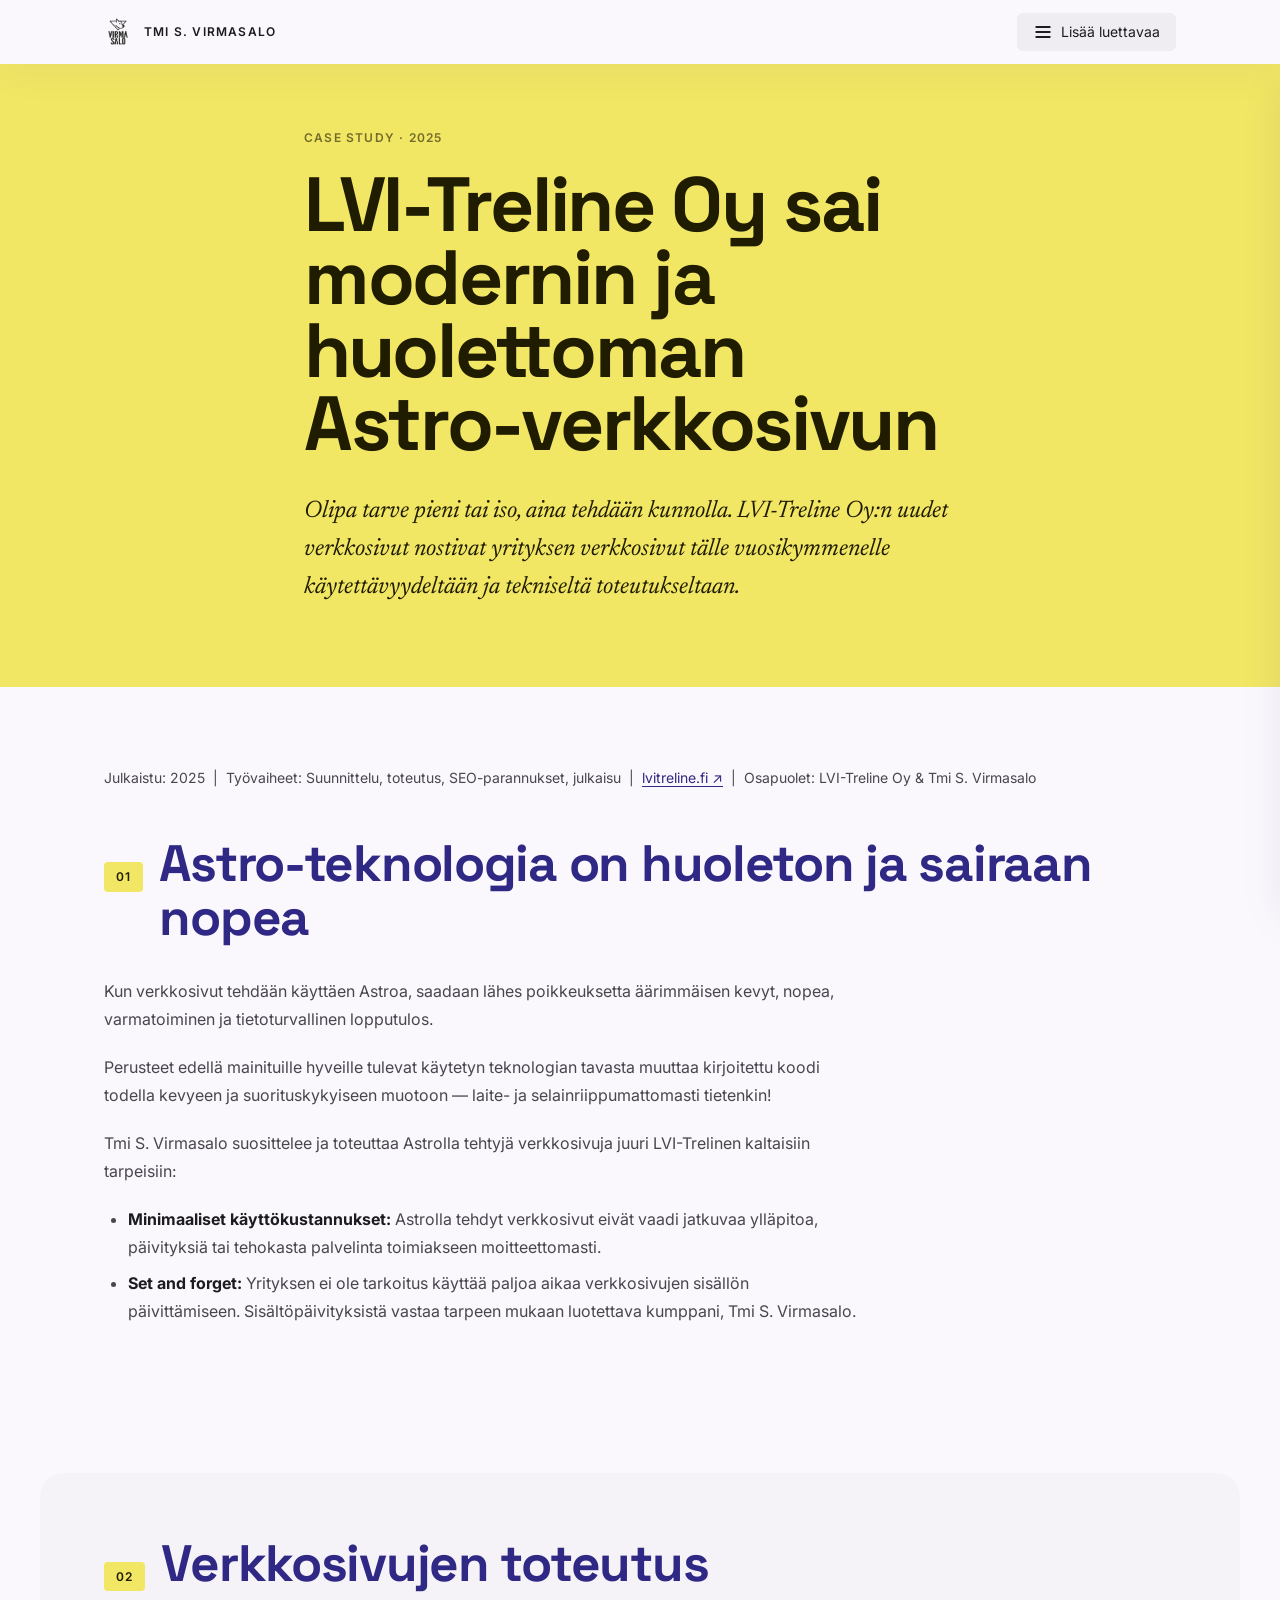
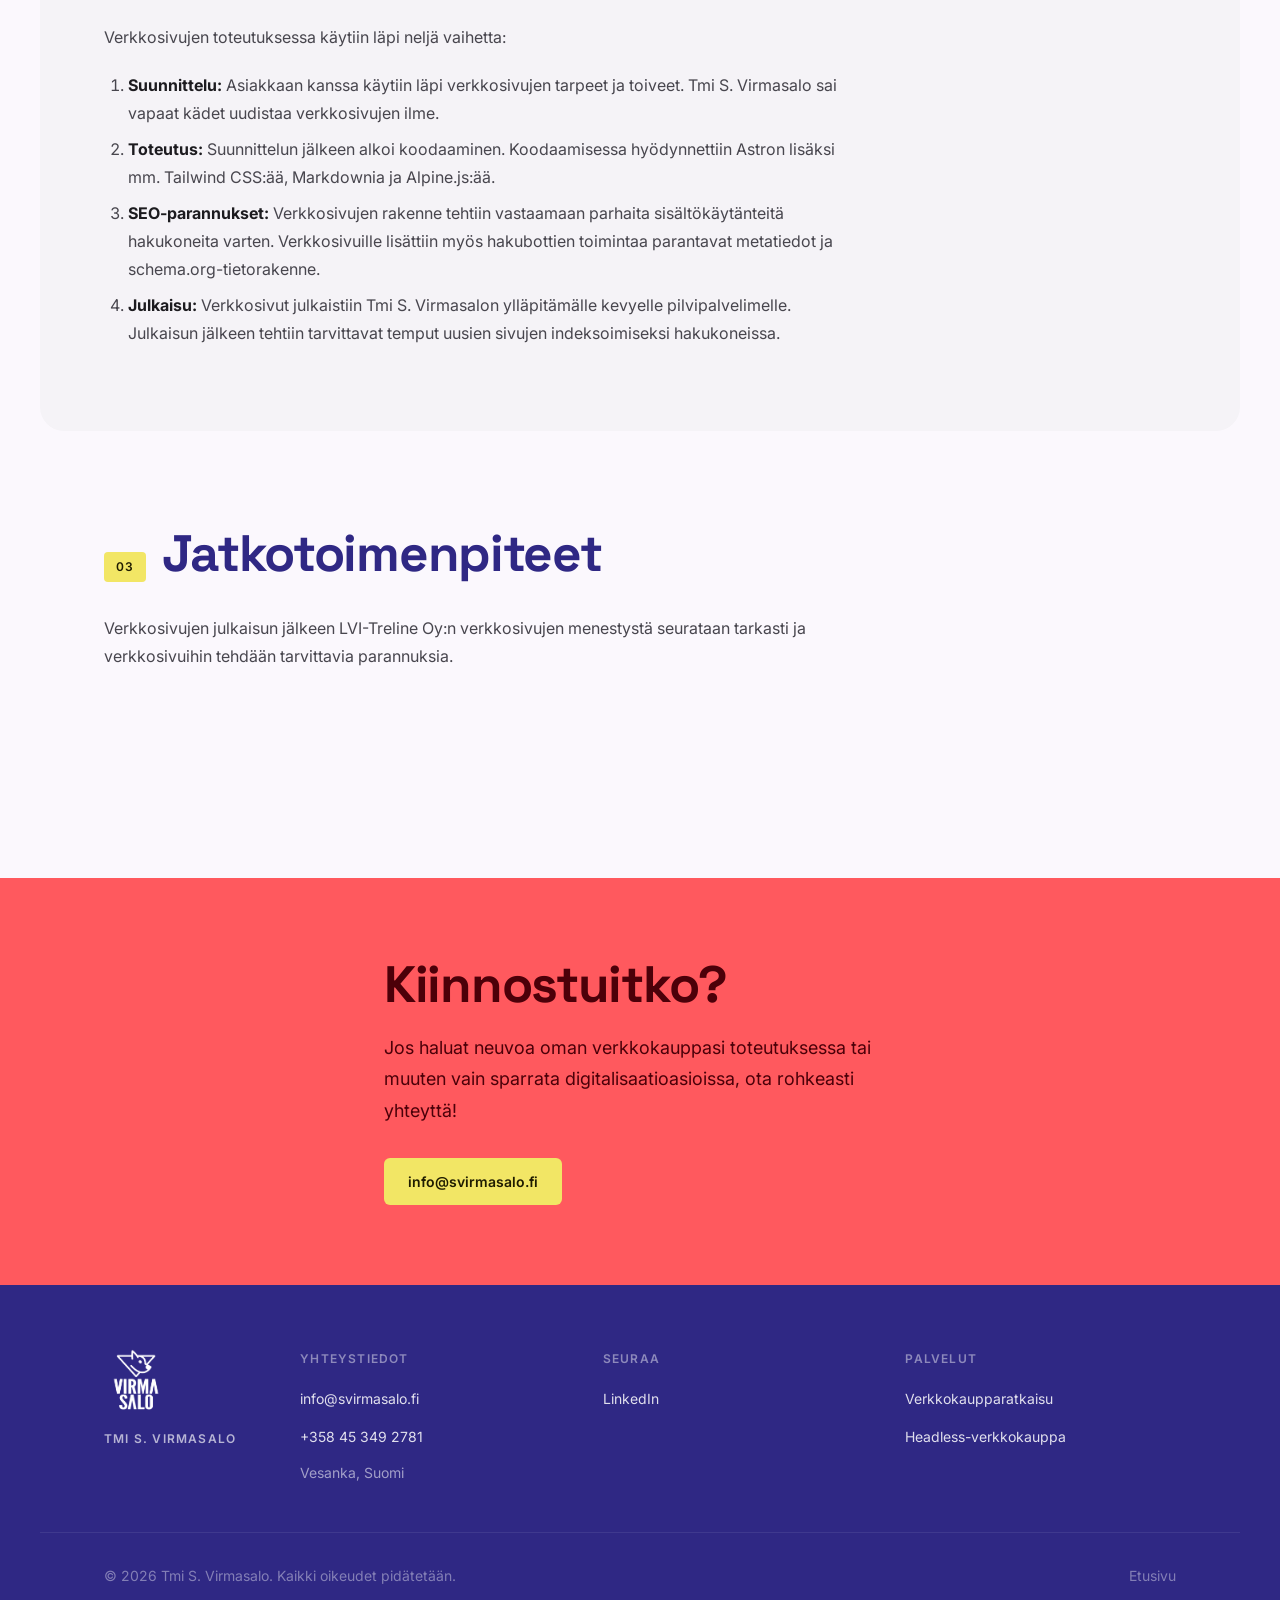
<file: lvi-treline-sai-modernin-ja-huolettoman-astro-verkkosivun.html>
<!DOCTYPE html><html lang="fi"> <head><meta charset="UTF-8"><meta name="viewport" content="width=device-width, initial-scale=1.0"><title>LVI-Treline Oy sai modernin ja huolettoman Astro-verkkosivun — Tmi S. Virmasalo</title><meta name="description" content="Kuvaus siitä kuinka Tmi S. Virmasalo toteutti LVI-Treline Oy:lle modernit ja huolettomat verkkosivut käyttäen Astro-teknologiaa."><link rel="canonical" href="https://svirmasalo.fi/lvi-treline-sai-modernin-ja-huolettoman-astro-verkkosivun"><!-- Open Graph --><meta property="og:title" content="LVI-Treline Oy sai modernin ja huolettoman Astro-verkkosivun — Tmi S. Virmasalo"><meta property="og:description" content="Kuvaus siitä kuinka Tmi S. Virmasalo toteutti LVI-Treline Oy:lle modernit ja huolettomat verkkosivut käyttäen Astro-teknologiaa."><meta property="og:url" content="https://svirmasalo.fi/lvi-treline-sai-modernin-ja-huolettoman-astro-verkkosivun"><meta property="og:type" content="article"><meta property="og:site_name" content="Tmi S. Virmasalo"><meta property="og:image" content="https://svirmasalo.fi/assets/images/svirmasalo-logo-dark.png"><!-- Favicon --><link rel="icon" href="/assets/favicon/favicon.ico" type="image/x-icon"><link rel="icon" href="/assets/favicon/favicon-32x32.png" sizes="32x32" type="image/png"><link rel="icon" href="/assets/favicon/favicon-16x16.png" sizes="16x16" type="image/png"><link rel="apple-touch-icon" href="/assets/favicon/apple-touch-icon.png" sizes="180x180"><!-- Fonts --><link rel="preconnect" href="https://fonts.googleapis.com"><link rel="preconnect" href="https://fonts.gstatic.com" crossorigin><link href="https://fonts.googleapis.com/css2?family=Space+Grotesk:wght@400;500;600;700&family=Newsreader:ital,wght@0,400;0,600;1,400;1,600&family=Inter:wght@400;500;600&display=swap" rel="stylesheet"><link rel="stylesheet" href="/_astro/headless-verkkokaupan-perusteet.ZqwnJBQj.css">
<link rel="stylesheet" href="/_astro/headless-verkkokaupan-perusteet.C0t1NXA6.css">
<style>.case-meta[data-astro-cid-6pt5sptp]{color:var(--on-surface-variant);margin-bottom:var(--sp-12)}.case-meta[data-astro-cid-6pt5sptp] a[data-astro-cid-6pt5sptp]{color:var(--primary-container)}
</style></head> <body class="case-page"> <!-- Top bar --> <header class="case-topbar"> <div class="container case-topbar-inner"> <a href="/" class="case-topbar-logo" aria-label="Etusivulle"> <img src="/assets/images/svirmasalo-logo-dark.png" alt="Tmi S. Virmasalo" width="28" height="28"> <span class="label-md">Tmi S. Virmasalo</span> </a> <button class="case-nav-toggle" id="nav-toggle" aria-expanded="false" aria-controls="case-nav-drawer" aria-label="Avaa valikko"> <svg xmlns="http://www.w3.org/2000/svg" width="20" height="20" viewBox="0 0 24 24" fill="none" stroke="currentColor" stroke-width="2.5" stroke-linecap="round" stroke-linejoin="round" aria-hidden="true"> <path d="M4 12h16"></path><path d="M4 18h16"></path><path d="M4 6h16"></path> </svg> <span class="body-sm">Lisää luettavaa</span> </button> </div> </header> <!-- Nav drawer --> <div class="case-nav-drawer" id="case-nav-drawer" aria-hidden="true"> <nav class="case-nav" aria-label="Muut artikkelit" data-astro-cid-kc6jokxi> <p class="label-md case-nav-heading" data-astro-cid-kc6jokxi>Katso myös</p> <ul class="case-nav-list" data-astro-cid-kc6jokxi> <li data-astro-cid-kc6jokxi> <a href="/moderni-lahestymistapa-yksinkertaisen-verkkokaupan-toteutukseen-seton-tuning" class="case-nav-item" data-astro-cid-kc6jokxi> <img src="/assets/images/logos/seton-tuning-logo.png" alt="" width="20" height="20" data-astro-cid-kc6jokxi> <span data-astro-cid-kc6jokxi>Seton Tuning</span> </a> </li> <li data-astro-cid-kc6jokxi> <a href="/lvi-treline-sai-modernin-ja-huolettoman-astro-verkkosivun" class="case-nav-item" data-astro-cid-kc6jokxi> <img src="/assets/images/logos/lvi-treline-logo.ico" alt="" width="20" height="20" data-astro-cid-kc6jokxi> <span data-astro-cid-kc6jokxi>LVI-Treline Oy</span> </a> </li> <li data-astro-cid-kc6jokxi> <a href="/raataloity-verkkopalvelu-suomen-johtavalle-maastopyoramedialle-kuralappa" class="case-nav-item" data-astro-cid-kc6jokxi> <img src="/assets/images/logos/kuralappa-logo.png" alt="" width="20" height="20" data-astro-cid-kc6jokxi> <span data-astro-cid-kc6jokxi>Kuraläppä</span> </a> </li> <li data-astro-cid-kc6jokxi> <a href="/kiinteistonvalitys-pro-case-esimerkki" class="case-nav-item" data-astro-cid-kc6jokxi> <img src="/assets/images/logos/kvpro-logo.png" alt="" width="20" height="20" data-astro-cid-kc6jokxi> <span data-astro-cid-kc6jokxi>Kiinteistönvälitys PRO LKV</span> </a> </li> </ul> <p class="label-md case-nav-heading" style="margin-top: var(--sp-8)" data-astro-cid-kc6jokxi>Muuta luettavaa</p> <ul class="case-nav-list" data-astro-cid-kc6jokxi> <li data-astro-cid-kc6jokxi> <a href="/verkkokaupparatkaisu" class="case-nav-item case-nav-item--text" data-astro-cid-kc6jokxi>
Verkkokaupparatkaisu
</a> </li> <li data-astro-cid-kc6jokxi> <a href="/headless-verkkokaupan-perusteet" class="case-nav-item case-nav-item--text" data-astro-cid-kc6jokxi>
Headless-verkkokaupan perusteet
</a> </li> </ul> </nav>  </div> <!-- Main content --> <main class="case-main">  <header class="case-hero" data-astro-cid-xwdzsam4> <div class="container case-hero-inner" data-astro-cid-xwdzsam4> <span class="label-md case-label" data-astro-cid-xwdzsam4>Case Study · 2025</span> <h1 class="case-title display-lg" data-astro-cid-xwdzsam4> LVI-Treline Oy sai<br data-astro-cid-6pt5sptp>modernin ja huolettoman<br data-astro-cid-6pt5sptp>Astro-verkkosivun </h1> <p class="case-lede" data-astro-cid-6pt5sptp>
Olipa tarve pieni tai iso, aina tehdään kunnolla. LVI-Treline Oy:n uudet
      verkkosivut nostivat yrityksen verkkosivut tälle vuosikymmenelle
      käytettävyydeltään ja tekniseltä toteutukseltaan.
</p> </div> </header>  <div class="case-body" data-astro-cid-6pt5sptp> <div class="container" data-astro-cid-6pt5sptp> <p class="body-sm case-meta" data-astro-cid-6pt5sptp>
Julkaistu: 2025 &nbsp;|&nbsp; Työvaiheet: Suunnittelu, toteutus,
        SEO-parannukset, julkaisu &nbsp;|&nbsp; <a href="https://lvitreline.fi/" rel="noopener noreferrer" target="_blank" data-astro-cid-6pt5sptp>lvitreline.fi &#x2197;</a>
&nbsp;|&nbsp; Osapuolet: LVI-Treline Oy &amp; Tmi S. Virmasalo
</p> <section class="case-section" data-astro-cid-66pa53kh> <div class="case-section-header" data-astro-cid-66pa53kh> <span class="label-md case-section-num" data-astro-cid-66pa53kh>01</span> <h2 class="title-xl case-section-title" data-astro-cid-66pa53kh>Astro-teknologia on huoleton ja sairaan nopea</h2> </div> <div class="case-content prose" data-astro-cid-66pa53kh>  <p data-astro-cid-6pt5sptp>
Kun verkkosivut tehdään käyttäen Astroa, saadaan lähes poikkeuksetta
          äärimmäisen kevyt, nopea, varmatoiminen ja tietoturvallinen
          lopputulos.
</p> <p data-astro-cid-6pt5sptp>
Perusteet edellä mainituille hyveille tulevat käytetyn teknologian
          tavasta muuttaa kirjoitettu koodi todella kevyeen ja suorituskykyiseen
          muotoon — laite- ja selainriippumattomasti tietenkin!
</p> <p data-astro-cid-6pt5sptp>
Tmi S. Virmasalo suosittelee ja toteuttaa Astrolla tehtyjä
          verkkosivuja juuri LVI-Trelinen kaltaisiin tarpeisiin:
</p> <ul data-astro-cid-6pt5sptp> <li data-astro-cid-6pt5sptp> <strong data-astro-cid-6pt5sptp>Minimaaliset käyttökustannukset:</strong> Astrolla tehdyt verkkosivut
            eivät vaadi jatkuvaa ylläpitoa, päivityksiä tai tehokasta palvelinta toimiakseen
            moitteettomasti.
</li> <li data-astro-cid-6pt5sptp> <strong data-astro-cid-6pt5sptp>Set and forget:</strong> Yrityksen ei ole tarkoitus käyttää paljoa
            aikaa verkkosivujen sisällön päivittämiseen. Sisältöpäivityksistä vastaa
            tarpeen mukaan luotettava kumppani, Tmi S. Virmasalo.
</li> </ul>  </div> </section>  <section class="case-section case-section--alt" data-astro-cid-66pa53kh> <div class="case-section-header" data-astro-cid-66pa53kh> <span class="label-md case-section-num" data-astro-cid-66pa53kh>02</span> <h2 class="title-xl case-section-title" data-astro-cid-66pa53kh>Verkkosivujen toteutus</h2> </div> <div class="case-content prose" data-astro-cid-66pa53kh>  <p data-astro-cid-6pt5sptp>Verkkosivujen toteutuksessa käytiin läpi neljä vaihetta:</p> <ol data-astro-cid-6pt5sptp> <li data-astro-cid-6pt5sptp> <strong data-astro-cid-6pt5sptp>Suunnittelu:</strong> Asiakkaan kanssa käytiin läpi verkkosivujen
            tarpeet ja toiveet. Tmi S. Virmasalo sai vapaat kädet uudistaa verkkosivujen
            ilme.
</li> <li data-astro-cid-6pt5sptp> <strong data-astro-cid-6pt5sptp>Toteutus:</strong> Suunnittelun jälkeen alkoi koodaaminen. Koodaamisessa
            hyödynnettiin Astron lisäksi mm. Tailwind CSS:ää, Markdownia ja Alpine.js:ää.
</li> <li data-astro-cid-6pt5sptp> <strong data-astro-cid-6pt5sptp>SEO-parannukset:</strong> Verkkosivujen rakenne tehtiin vastaamaan
            parhaita sisältökäytänteitä hakukoneita varten. Verkkosivuille lisättiin
            myös hakubottien toimintaa parantavat metatiedot ja schema.org-tietorakenne.
</li> <li data-astro-cid-6pt5sptp> <strong data-astro-cid-6pt5sptp>Julkaisu:</strong> Verkkosivut julkaistiin Tmi S. Virmasalon ylläpitämälle
            kevyelle pilvipalvelimelle. Julkaisun jälkeen tehtiin tarvittavat temput
            uusien sivujen indeksoimiseksi hakukoneissa.
</li> </ol>  </div> </section>  <section class="case-section" data-astro-cid-66pa53kh> <div class="case-section-header" data-astro-cid-66pa53kh> <span class="label-md case-section-num" data-astro-cid-66pa53kh>03</span> <h2 class="title-xl case-section-title" data-astro-cid-66pa53kh>Jatkotoimenpiteet</h2> </div> <div class="case-content prose" data-astro-cid-66pa53kh>  <p data-astro-cid-6pt5sptp>
Verkkosivujen julkaisun jälkeen LVI-Treline Oy:n verkkosivujen
          menestystä seurataan tarkasti ja verkkosivuihin tehdään tarvittavia
          parannuksia.
</p>  </div> </section>  </div> </div> <section class="case-cta"> <div class="container case-cta-inner"> <h2 class="title-xl">Kiinnostuitko?</h2> <p class="body-lg">
Jos haluat neuvoa oman verkkokauppasi toteutuksessa tai muuten vain
      sparrata digitalisaatioasioissa, ota rohkeasti yhteyttä!
</p> <a href="mailto:info@svirmasalo.fi" class="btn btn-secondary">
info@svirmasalo.fi
</a> </div> </section>  </main> <footer class="site-footer" data-astro-cid-sz7xmlte> <div class="container footer-inner" data-astro-cid-sz7xmlte> <div class="footer-brand" data-astro-cid-sz7xmlte> <a href="/" class="footer-logo-link" aria-label="Etusivulle" data-astro-cid-sz7xmlte> <img src="/assets/images/svirmasalo-logo-dark.png" alt="Tmi S. Virmasalo logo" width="64" height="64" class="footer-logo" data-astro-cid-sz7xmlte> </a> <span class="footer-brand-name label-md" data-astro-cid-sz7xmlte>Tmi S. Virmasalo</span> </div> <div class="footer-cols" data-astro-cid-sz7xmlte> <div class="footer-col" data-astro-cid-sz7xmlte> <p class="label-md footer-col-heading" data-astro-cid-sz7xmlte>Yhteystiedot</p> <ul class="footer-links" data-astro-cid-sz7xmlte> <li data-astro-cid-sz7xmlte><a href="mailto:info@svirmasalo.fi" data-astro-cid-sz7xmlte>info@svirmasalo.fi</a></li> <li data-astro-cid-sz7xmlte><a href="tel:+358453492781" data-astro-cid-sz7xmlte>+358&nbsp;45&nbsp;349&nbsp;2781</a></li> <li class="body-sm" style="color: var(--on-primary); opacity: 0.55;" data-astro-cid-sz7xmlte>Vesanka, Suomi</li> </ul> </div> <div class="footer-col" data-astro-cid-sz7xmlte> <p class="label-md footer-col-heading" data-astro-cid-sz7xmlte>Seuraa</p> <ul class="footer-links" data-astro-cid-sz7xmlte> <li data-astro-cid-sz7xmlte> <a href="https://www.linkedin.com/in/sampovirmasalo/" rel="noopener noreferrer" target="_blank" data-astro-cid-sz7xmlte>
LinkedIn
</a> </li> </ul> </div> <div class="footer-col" data-astro-cid-sz7xmlte> <p class="label-md footer-col-heading" data-astro-cid-sz7xmlte>Palvelut</p> <ul class="footer-links" data-astro-cid-sz7xmlte> <li data-astro-cid-sz7xmlte><a href="/verkkokaupparatkaisu" data-astro-cid-sz7xmlte>Verkkokaupparatkaisu</a></li> <li data-astro-cid-sz7xmlte><a href="/headless-verkkokaupan-perusteet" data-astro-cid-sz7xmlte>Headless-verkkokauppa</a></li> </ul> </div> </div> </div> <div class="container footer-bottom" data-astro-cid-sz7xmlte> <p class="body-sm footer-copy" data-astro-cid-sz7xmlte>
&copy; 2026 Tmi S. Virmasalo. Kaikki oikeudet pidätetään.
</p> <nav class="footer-legal" aria-label="Juridinen" data-astro-cid-sz7xmlte> <a href="/" class="body-sm" data-astro-cid-sz7xmlte>Etusivu</a> </nav> </div> </footer>  <script type="module">const e=document.getElementById("nav-toggle"),n=document.getElementById("case-nav-drawer");e?.addEventListener("click",()=>{const t=e.getAttribute("aria-expanded")==="true";e.setAttribute("aria-expanded",String(!t)),n?.setAttribute("aria-hidden",String(t))});</script> </body> </html>
</file>
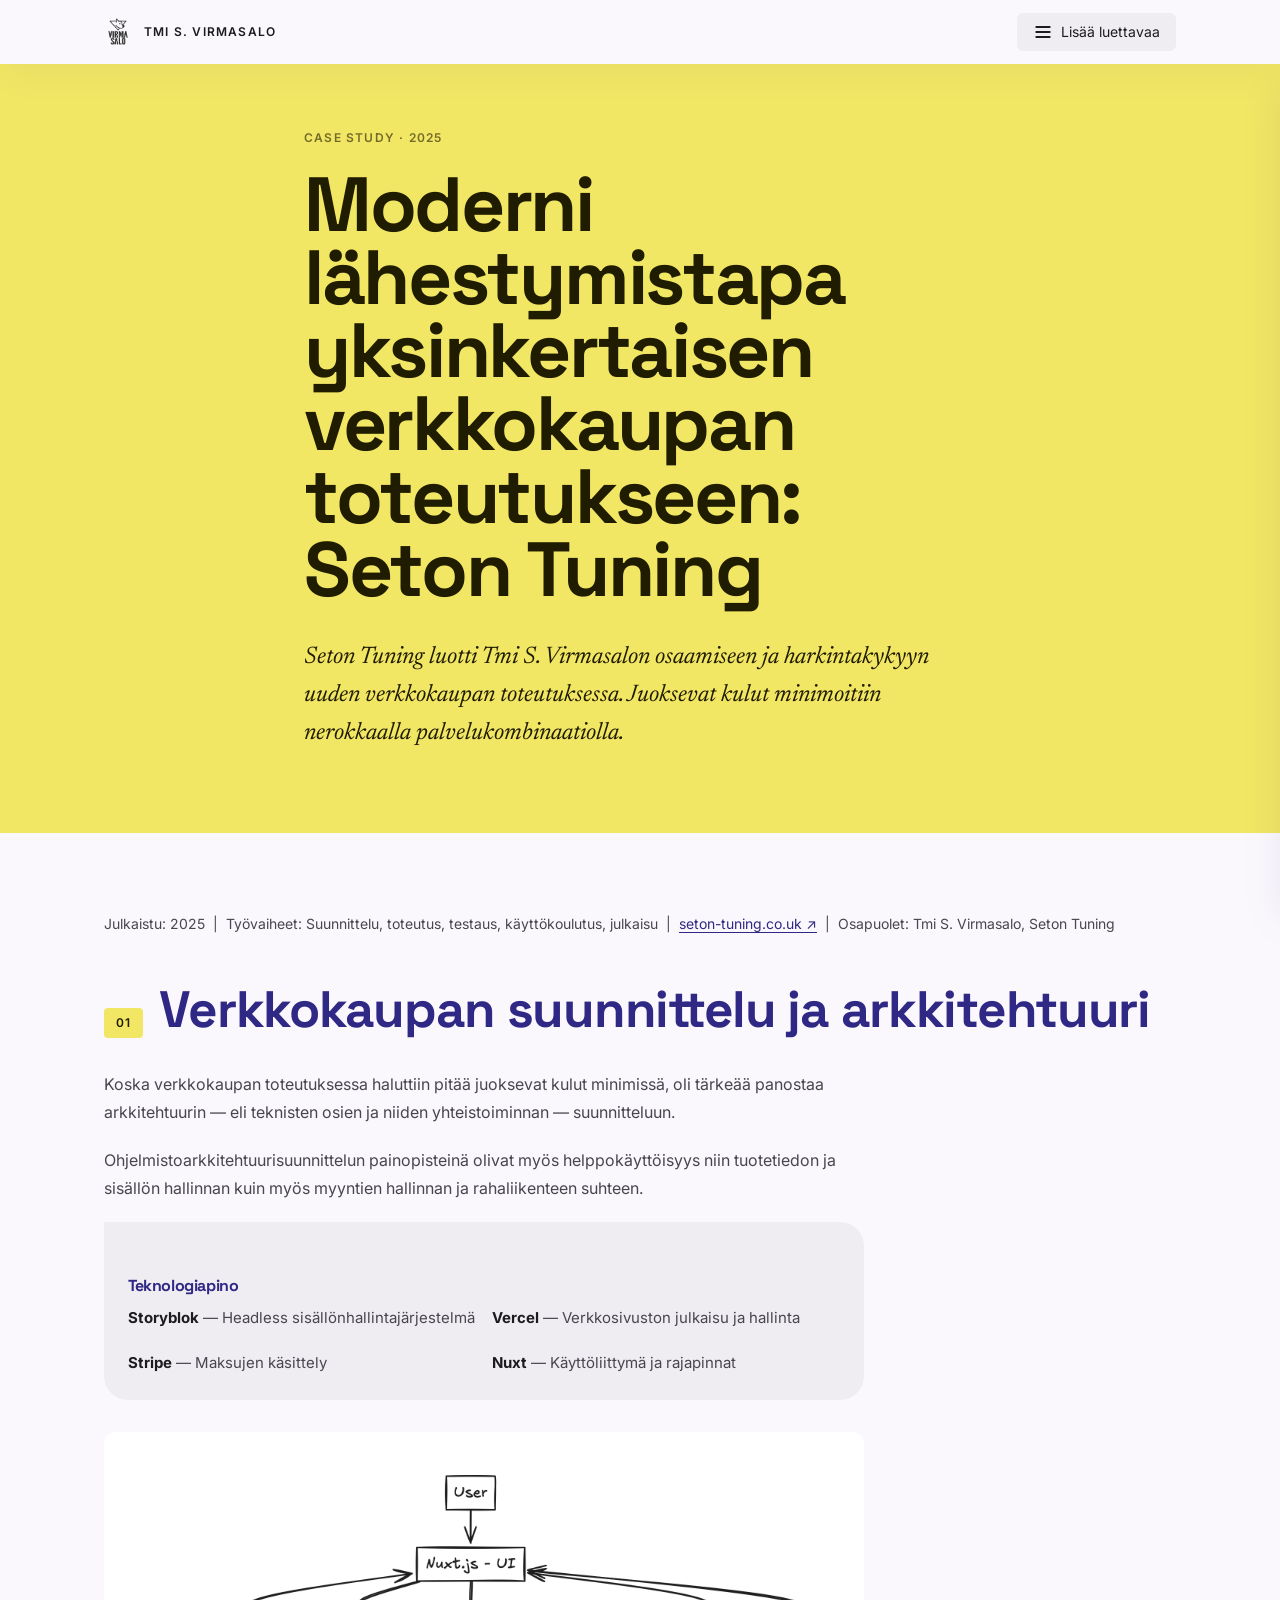
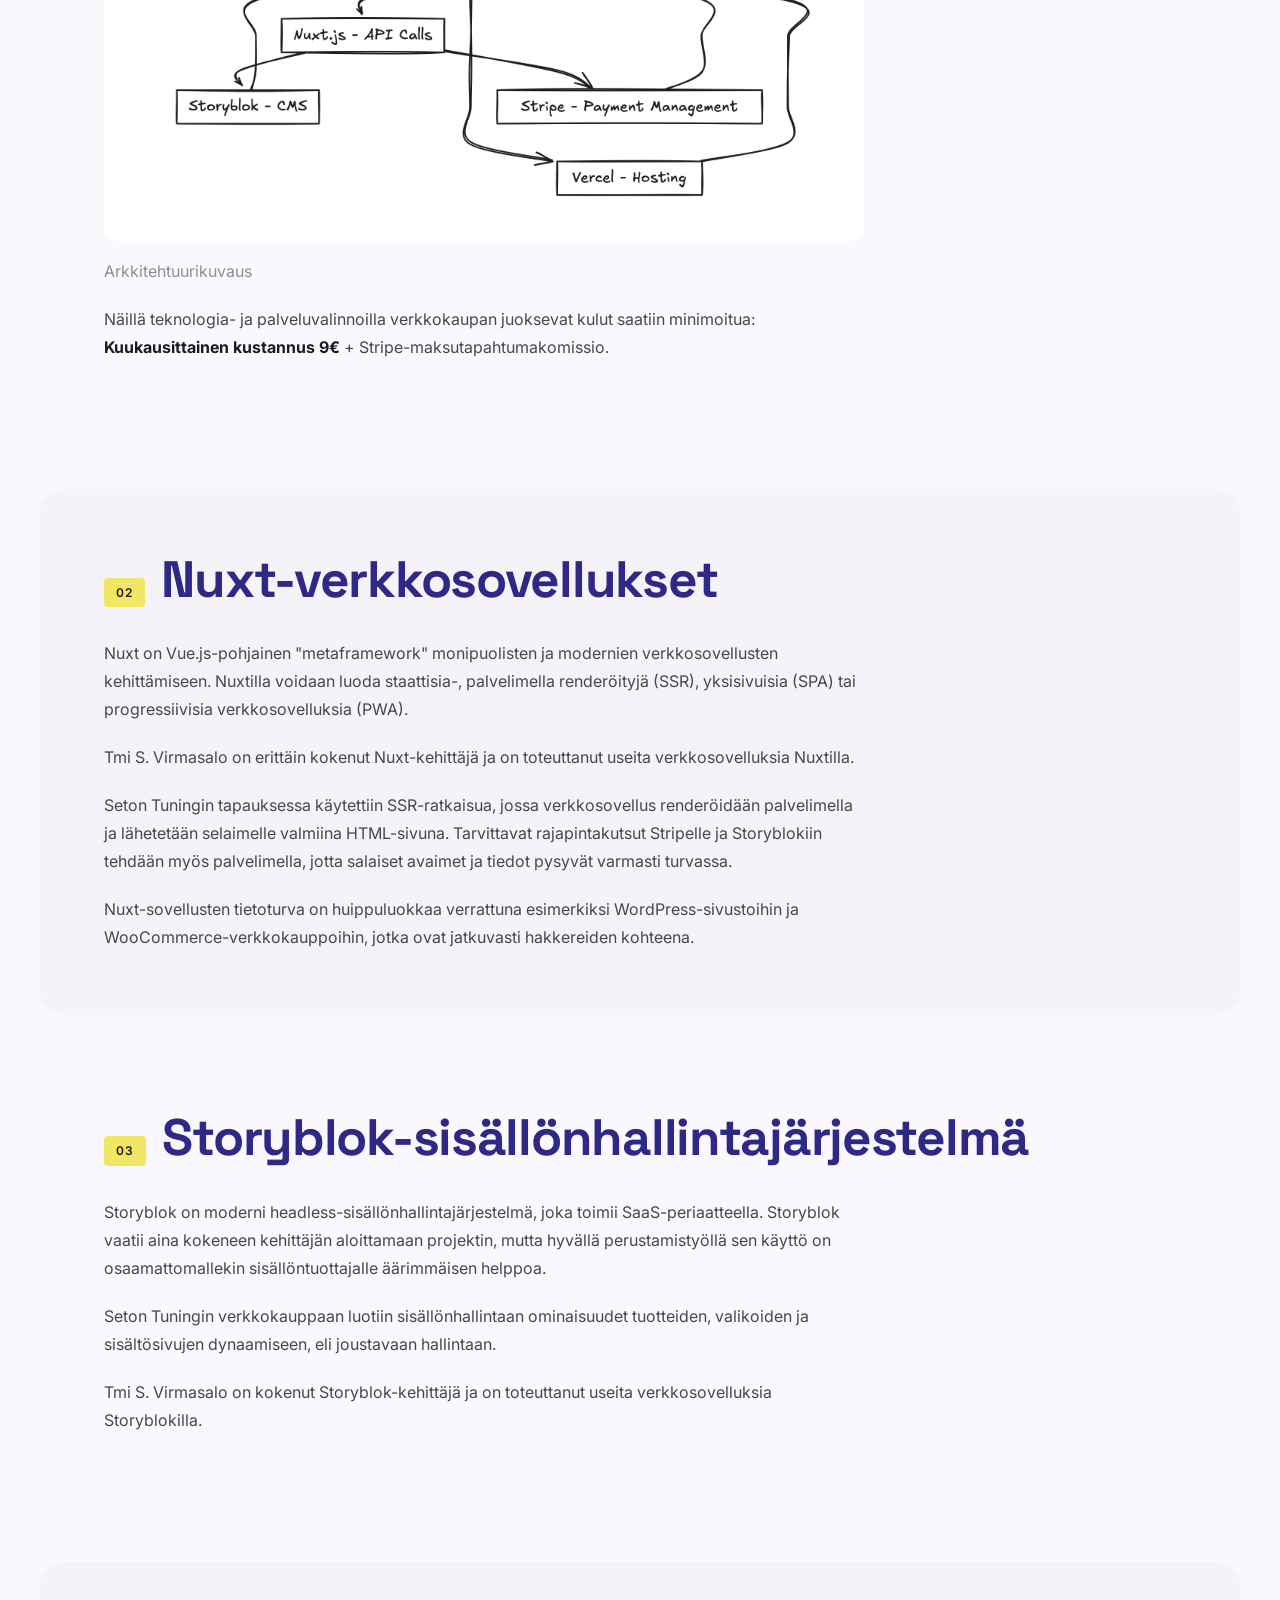
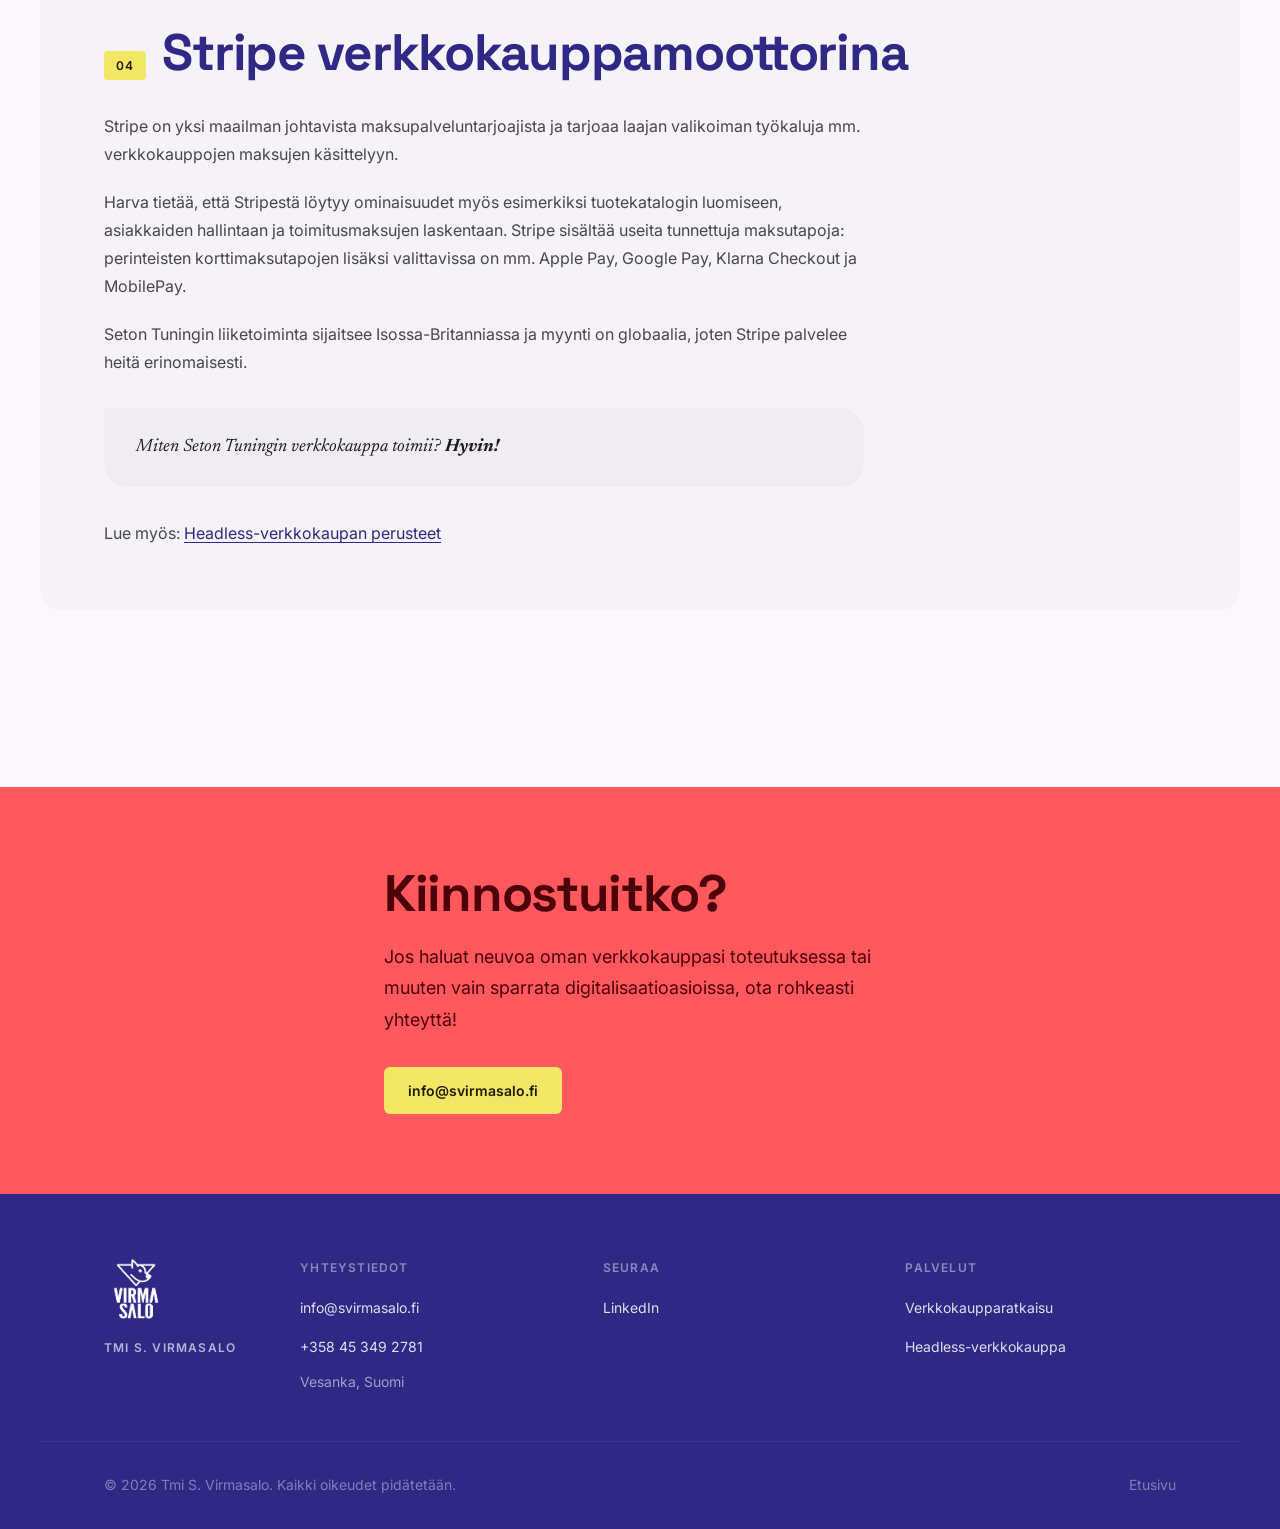
<file: moderni-lahestymistapa-yksinkertaisen-verkkokaupan-toteutukseen-seton-tuning.html>
<!DOCTYPE html><html lang="fi"> <head><meta charset="UTF-8"><meta name="viewport" content="width=device-width, initial-scale=1.0"><title>Moderni verkkokaupparatkaisu — Case: Seton Tuning — Tmi S. Virmasalo</title><meta name="description" content="Kuvaus siitä kuinka Tmi S. Virmasalo toteutti Seton Tuningille modernin verkkokaupan kustannustehokkain teknologia- ja palveluvalinnoin."><link rel="canonical" href="https://svirmasalo.fi/moderni-lahestymistapa-yksinkertaisen-verkkokaupan-toteutukseen-seton-tuning"><!-- Open Graph --><meta property="og:title" content="Moderni verkkokaupparatkaisu — Case: Seton Tuning — Tmi S. Virmasalo"><meta property="og:description" content="Kuvaus siitä kuinka Tmi S. Virmasalo toteutti Seton Tuningille modernin verkkokaupan kustannustehokkain teknologia- ja palveluvalinnoin."><meta property="og:url" content="https://svirmasalo.fi/moderni-lahestymistapa-yksinkertaisen-verkkokaupan-toteutukseen-seton-tuning"><meta property="og:type" content="article"><meta property="og:site_name" content="Tmi S. Virmasalo"><meta property="og:image" content="https://svirmasalo.fi/assets/images/svirmasalo-logo-dark.png"><!-- Favicon --><link rel="icon" href="/assets/favicon/favicon.ico" type="image/x-icon"><link rel="icon" href="/assets/favicon/favicon-32x32.png" sizes="32x32" type="image/png"><link rel="icon" href="/assets/favicon/favicon-16x16.png" sizes="16x16" type="image/png"><link rel="apple-touch-icon" href="/assets/favicon/apple-touch-icon.png" sizes="180x180"><!-- Fonts --><link rel="preconnect" href="https://fonts.googleapis.com"><link rel="preconnect" href="https://fonts.gstatic.com" crossorigin><link href="https://fonts.googleapis.com/css2?family=Space+Grotesk:wght@400;500;600;700&family=Newsreader:ital,wght@0,400;0,600;1,400;1,600&family=Inter:wght@400;500;600&display=swap" rel="stylesheet"><link rel="stylesheet" href="/_astro/headless-verkkokaupan-perusteet.ZqwnJBQj.css">
<link rel="stylesheet" href="/_astro/headless-verkkokaupan-perusteet.C0t1NXA6.css">
<style>.case-meta[data-astro-cid-27embuk2]{color:var(--on-surface-variant);margin-bottom:var(--sp-12)}.case-meta[data-astro-cid-27embuk2] a[data-astro-cid-27embuk2]{color:var(--primary-container)}
</style></head> <body class="case-page"> <!-- Top bar --> <header class="case-topbar"> <div class="container case-topbar-inner"> <a href="/" class="case-topbar-logo" aria-label="Etusivulle"> <img src="/assets/images/svirmasalo-logo-dark.png" alt="Tmi S. Virmasalo" width="28" height="28"> <span class="label-md">Tmi S. Virmasalo</span> </a> <button class="case-nav-toggle" id="nav-toggle" aria-expanded="false" aria-controls="case-nav-drawer" aria-label="Avaa valikko"> <svg xmlns="http://www.w3.org/2000/svg" width="20" height="20" viewBox="0 0 24 24" fill="none" stroke="currentColor" stroke-width="2.5" stroke-linecap="round" stroke-linejoin="round" aria-hidden="true"> <path d="M4 12h16"></path><path d="M4 18h16"></path><path d="M4 6h16"></path> </svg> <span class="body-sm">Lisää luettavaa</span> </button> </div> </header> <!-- Nav drawer --> <div class="case-nav-drawer" id="case-nav-drawer" aria-hidden="true"> <nav class="case-nav" aria-label="Muut artikkelit" data-astro-cid-kc6jokxi> <p class="label-md case-nav-heading" data-astro-cid-kc6jokxi>Katso myös</p> <ul class="case-nav-list" data-astro-cid-kc6jokxi> <li data-astro-cid-kc6jokxi> <a href="/moderni-lahestymistapa-yksinkertaisen-verkkokaupan-toteutukseen-seton-tuning" class="case-nav-item" data-astro-cid-kc6jokxi> <img src="/assets/images/logos/seton-tuning-logo.png" alt="" width="20" height="20" data-astro-cid-kc6jokxi> <span data-astro-cid-kc6jokxi>Seton Tuning</span> </a> </li> <li data-astro-cid-kc6jokxi> <a href="/lvi-treline-sai-modernin-ja-huolettoman-astro-verkkosivun" class="case-nav-item" data-astro-cid-kc6jokxi> <img src="/assets/images/logos/lvi-treline-logo.ico" alt="" width="20" height="20" data-astro-cid-kc6jokxi> <span data-astro-cid-kc6jokxi>LVI-Treline Oy</span> </a> </li> <li data-astro-cid-kc6jokxi> <a href="/raataloity-verkkopalvelu-suomen-johtavalle-maastopyoramedialle-kuralappa" class="case-nav-item" data-astro-cid-kc6jokxi> <img src="/assets/images/logos/kuralappa-logo.png" alt="" width="20" height="20" data-astro-cid-kc6jokxi> <span data-astro-cid-kc6jokxi>Kuraläppä</span> </a> </li> <li data-astro-cid-kc6jokxi> <a href="/kiinteistonvalitys-pro-case-esimerkki" class="case-nav-item" data-astro-cid-kc6jokxi> <img src="/assets/images/logos/kvpro-logo.png" alt="" width="20" height="20" data-astro-cid-kc6jokxi> <span data-astro-cid-kc6jokxi>Kiinteistönvälitys PRO LKV</span> </a> </li> </ul> <p class="label-md case-nav-heading" style="margin-top: var(--sp-8)" data-astro-cid-kc6jokxi>Muuta luettavaa</p> <ul class="case-nav-list" data-astro-cid-kc6jokxi> <li data-astro-cid-kc6jokxi> <a href="/verkkokaupparatkaisu" class="case-nav-item case-nav-item--text" data-astro-cid-kc6jokxi>
Verkkokaupparatkaisu
</a> </li> <li data-astro-cid-kc6jokxi> <a href="/headless-verkkokaupan-perusteet" class="case-nav-item case-nav-item--text" data-astro-cid-kc6jokxi>
Headless-verkkokaupan perusteet
</a> </li> </ul> </nav>  </div> <!-- Main content --> <main class="case-main">  <header class="case-hero" data-astro-cid-xwdzsam4> <div class="container case-hero-inner" data-astro-cid-xwdzsam4> <span class="label-md case-label" data-astro-cid-xwdzsam4>Case Study · 2025</span> <h1 class="case-title display-lg" data-astro-cid-xwdzsam4> Moderni lähestymistapa<br data-astro-cid-27embuk2>yksinkertaisen verkkokaupan<br data-astro-cid-27embuk2>toteutukseen: Seton Tuning </h1> <p class="case-lede" data-astro-cid-27embuk2>
Seton Tuning luotti Tmi S. Virmasalon osaamiseen ja harkintakykyyn uuden
      verkkokaupan toteutuksessa. Juoksevat kulut minimoitiin nerokkaalla
      palvelukombinaatiolla.
</p> </div> </header>  <div class="case-body" data-astro-cid-27embuk2> <div class="container" data-astro-cid-27embuk2> <p class="body-sm case-meta" data-astro-cid-27embuk2>
Julkaistu: 2025 &nbsp;|&nbsp; Työvaiheet: Suunnittelu, toteutus,
        testaus, käyttökoulutus, julkaisu &nbsp;|&nbsp; <a href="https://www.seton-tuning.co.uk" rel="noopener noreferrer" target="_blank" data-astro-cid-27embuk2>seton-tuning.co.uk &#x2197;</a>
&nbsp;|&nbsp; Osapuolet: Tmi S. Virmasalo, Seton Tuning
</p> <section class="case-section" data-astro-cid-66pa53kh> <div class="case-section-header" data-astro-cid-66pa53kh> <span class="label-md case-section-num" data-astro-cid-66pa53kh>01</span> <h2 class="title-xl case-section-title" data-astro-cid-66pa53kh>Verkkokaupan suunnittelu ja arkkitehtuuri</h2> </div> <div class="case-content prose" data-astro-cid-66pa53kh>  <p data-astro-cid-27embuk2>
Koska verkkokaupan toteutuksessa haluttiin pitää juoksevat kulut
          minimissä, oli tärkeää panostaa arkkitehtuurin — eli teknisten osien
          ja niiden yhteistoiminnan — suunnitteluun.
</p> <p data-astro-cid-27embuk2>
Ohjelmistoarkkitehtuurisuunnittelun painopisteinä olivat myös
          helppokäyttöisyys niin tuotetiedon ja sisällön hallinnan kuin myös
          myyntien hallinnan ja rahaliikenteen suhteen.
</p> <div class="case-highlight-box card-notch" style="margin-bottom: var(--sp-6)" data-astro-cid-27embuk2> <h3 data-astro-cid-27embuk2>Teknologiapino</h3> <div style="display:grid; grid-template-columns: 1fr 1fr; gap: var(--sp-4); margin-top:var(--sp-3)" data-astro-cid-27embuk2> <div data-astro-cid-27embuk2> <p data-astro-cid-27embuk2> <strong data-astro-cid-27embuk2>Storyblok</strong> — Headless sisällönhallintajärjestelmä
</p> <p data-astro-cid-27embuk2><strong data-astro-cid-27embuk2>Stripe</strong> — Maksujen käsittely</p> </div> <div data-astro-cid-27embuk2> <p data-astro-cid-27embuk2> <strong data-astro-cid-27embuk2>Vercel</strong> — Verkkosivuston julkaisu ja hallinta
</p> <p data-astro-cid-27embuk2><strong data-astro-cid-27embuk2>Nuxt</strong> — Käyttöliittymä ja rajapinnat</p> </div> </div> </div> <img src="/assets/images/seton-arch-drawing.png" alt="Seton Tuning arkkitehtuurikuvaus" data-astro-cid-27embuk2> <p class="body-sm" style="opacity:0.6; margin-top:calc(-1 * var(--sp-4))" data-astro-cid-27embuk2>
Arkkitehtuurikuvaus
</p> <p data-astro-cid-27embuk2>
Näillä teknologia- ja palveluvalinnoilla verkkokaupan juoksevat kulut
          saatiin minimoitua: <strong data-astro-cid-27embuk2>Kuukausittainen kustannus 9€</strong> + Stripe-maksutapahtumakomissio.
</p>  </div> </section>  <section class="case-section case-section--alt" data-astro-cid-66pa53kh> <div class="case-section-header" data-astro-cid-66pa53kh> <span class="label-md case-section-num" data-astro-cid-66pa53kh>02</span> <h2 class="title-xl case-section-title" data-astro-cid-66pa53kh>Nuxt-verkkosovellukset</h2> </div> <div class="case-content prose" data-astro-cid-66pa53kh>  <p data-astro-cid-27embuk2>
Nuxt on Vue.js-pohjainen "metaframework" monipuolisten ja modernien
          verkkosovellusten kehittämiseen. Nuxtilla voidaan luoda staattisia-,
          palvelimella renderöityjä (SSR), yksisivuisia (SPA) tai
          progressiivisia verkkosovelluksia (PWA).
</p> <p data-astro-cid-27embuk2>
Tmi S. Virmasalo on erittäin kokenut Nuxt-kehittäjä ja on toteuttanut
          useita verkkosovelluksia Nuxtilla.
</p> <p data-astro-cid-27embuk2>
Seton Tuningin tapauksessa käytettiin SSR-ratkaisua, jossa
          verkkosovellus renderöidään palvelimella ja lähetetään selaimelle
          valmiina HTML-sivuna. Tarvittavat rajapintakutsut Stripelle ja
          Storyblokiin tehdään myös palvelimella, jotta salaiset avaimet ja
          tiedot pysyvät varmasti turvassa.
</p> <p data-astro-cid-27embuk2>
Nuxt-sovellusten tietoturva on huippuluokkaa verrattuna esimerkiksi
          WordPress-sivustoihin ja WooCommerce-verkkokauppoihin, jotka ovat
          jatkuvasti hakkereiden kohteena.
</p>  </div> </section>  <section class="case-section" data-astro-cid-66pa53kh> <div class="case-section-header" data-astro-cid-66pa53kh> <span class="label-md case-section-num" data-astro-cid-66pa53kh>03</span> <h2 class="title-xl case-section-title" data-astro-cid-66pa53kh>Storyblok-sisällönhallintajärjestelmä</h2> </div> <div class="case-content prose" data-astro-cid-66pa53kh>  <p data-astro-cid-27embuk2>
Storyblok on moderni headless-sisällönhallintajärjestelmä, joka toimii
          SaaS-periaatteella. Storyblok vaatii aina kokeneen kehittäjän
          aloittamaan projektin, mutta hyvällä perustamistyöllä sen käyttö on
          osaamattomallekin sisällöntuottajalle äärimmäisen helppoa.
</p> <p data-astro-cid-27embuk2>
Seton Tuningin verkkokauppaan luotiin sisällönhallintaan ominaisuudet
          tuotteiden, valikoiden ja sisältösivujen dynaamiseen, eli joustavaan
          hallintaan.
</p> <p data-astro-cid-27embuk2>
Tmi S. Virmasalo on kokenut Storyblok-kehittäjä ja on toteuttanut
          useita verkkosovelluksia Storyblokilla.
</p>  </div> </section>  <section class="case-section case-section--alt" data-astro-cid-66pa53kh> <div class="case-section-header" data-astro-cid-66pa53kh> <span class="label-md case-section-num" data-astro-cid-66pa53kh>04</span> <h2 class="title-xl case-section-title" data-astro-cid-66pa53kh>Stripe verkkokauppamoottorina</h2> </div> <div class="case-content prose" data-astro-cid-66pa53kh>  <p data-astro-cid-27embuk2>
Stripe on yksi maailman johtavista maksupalveluntarjoajista ja tarjoaa
          laajan valikoiman työkaluja mm. verkkokauppojen maksujen käsittelyyn.
</p> <p data-astro-cid-27embuk2>
Harva tietää, että Stripestä löytyy ominaisuudet myös esimerkiksi
          tuotekatalogin luomiseen, asiakkaiden hallintaan ja toimitusmaksujen
          laskentaan. Stripe sisältää useita tunnettuja maksutapoja:
          perinteisten korttimaksutapojen lisäksi valittavissa on mm. Apple Pay,
          Google Pay, Klarna Checkout ja MobilePay.
</p> <p data-astro-cid-27embuk2>
Seton Tuningin liiketoiminta sijaitsee Isossa-Britanniassa ja myynti
          on globaalia, joten Stripe palvelee heitä erinomaisesti.
</p> <blockquote class="serif" data-astro-cid-27embuk2>
Miten Seton Tuningin verkkokauppa toimii? <strong data-astro-cid-27embuk2>Hyvin!</strong> </blockquote> <p data-astro-cid-27embuk2>
Lue myös: <a href="/headless-verkkokaupan-perusteet" data-astro-cid-27embuk2>Headless-verkkokaupan perusteet</a> </p>  </div> </section>  </div> </div> <section class="case-cta"> <div class="container case-cta-inner"> <h2 class="title-xl">Kiinnostuitko?</h2> <p class="body-lg">
Jos haluat neuvoa oman verkkokauppasi toteutuksessa tai muuten vain
      sparrata digitalisaatioasioissa, ota rohkeasti yhteyttä!
</p> <a href="mailto:info@svirmasalo.fi" class="btn btn-secondary">
info@svirmasalo.fi
</a> </div> </section>  </main> <footer class="site-footer" data-astro-cid-sz7xmlte> <div class="container footer-inner" data-astro-cid-sz7xmlte> <div class="footer-brand" data-astro-cid-sz7xmlte> <a href="/" class="footer-logo-link" aria-label="Etusivulle" data-astro-cid-sz7xmlte> <img src="/assets/images/svirmasalo-logo-dark.png" alt="Tmi S. Virmasalo logo" width="64" height="64" class="footer-logo" data-astro-cid-sz7xmlte> </a> <span class="footer-brand-name label-md" data-astro-cid-sz7xmlte>Tmi S. Virmasalo</span> </div> <div class="footer-cols" data-astro-cid-sz7xmlte> <div class="footer-col" data-astro-cid-sz7xmlte> <p class="label-md footer-col-heading" data-astro-cid-sz7xmlte>Yhteystiedot</p> <ul class="footer-links" data-astro-cid-sz7xmlte> <li data-astro-cid-sz7xmlte><a href="mailto:info@svirmasalo.fi" data-astro-cid-sz7xmlte>info@svirmasalo.fi</a></li> <li data-astro-cid-sz7xmlte><a href="tel:+358453492781" data-astro-cid-sz7xmlte>+358&nbsp;45&nbsp;349&nbsp;2781</a></li> <li class="body-sm" style="color: var(--on-primary); opacity: 0.55;" data-astro-cid-sz7xmlte>Vesanka, Suomi</li> </ul> </div> <div class="footer-col" data-astro-cid-sz7xmlte> <p class="label-md footer-col-heading" data-astro-cid-sz7xmlte>Seuraa</p> <ul class="footer-links" data-astro-cid-sz7xmlte> <li data-astro-cid-sz7xmlte> <a href="https://www.linkedin.com/in/sampovirmasalo/" rel="noopener noreferrer" target="_blank" data-astro-cid-sz7xmlte>
LinkedIn
</a> </li> </ul> </div> <div class="footer-col" data-astro-cid-sz7xmlte> <p class="label-md footer-col-heading" data-astro-cid-sz7xmlte>Palvelut</p> <ul class="footer-links" data-astro-cid-sz7xmlte> <li data-astro-cid-sz7xmlte><a href="/verkkokaupparatkaisu" data-astro-cid-sz7xmlte>Verkkokaupparatkaisu</a></li> <li data-astro-cid-sz7xmlte><a href="/headless-verkkokaupan-perusteet" data-astro-cid-sz7xmlte>Headless-verkkokauppa</a></li> </ul> </div> </div> </div> <div class="container footer-bottom" data-astro-cid-sz7xmlte> <p class="body-sm footer-copy" data-astro-cid-sz7xmlte>
&copy; 2026 Tmi S. Virmasalo. Kaikki oikeudet pidätetään.
</p> <nav class="footer-legal" aria-label="Juridinen" data-astro-cid-sz7xmlte> <a href="/" class="body-sm" data-astro-cid-sz7xmlte>Etusivu</a> </nav> </div> </footer>  <script type="module">const e=document.getElementById("nav-toggle"),n=document.getElementById("case-nav-drawer");e?.addEventListener("click",()=>{const t=e.getAttribute("aria-expanded")==="true";e.setAttribute("aria-expanded",String(!t)),n?.setAttribute("aria-hidden",String(t))});</script> </body> </html>
</file>
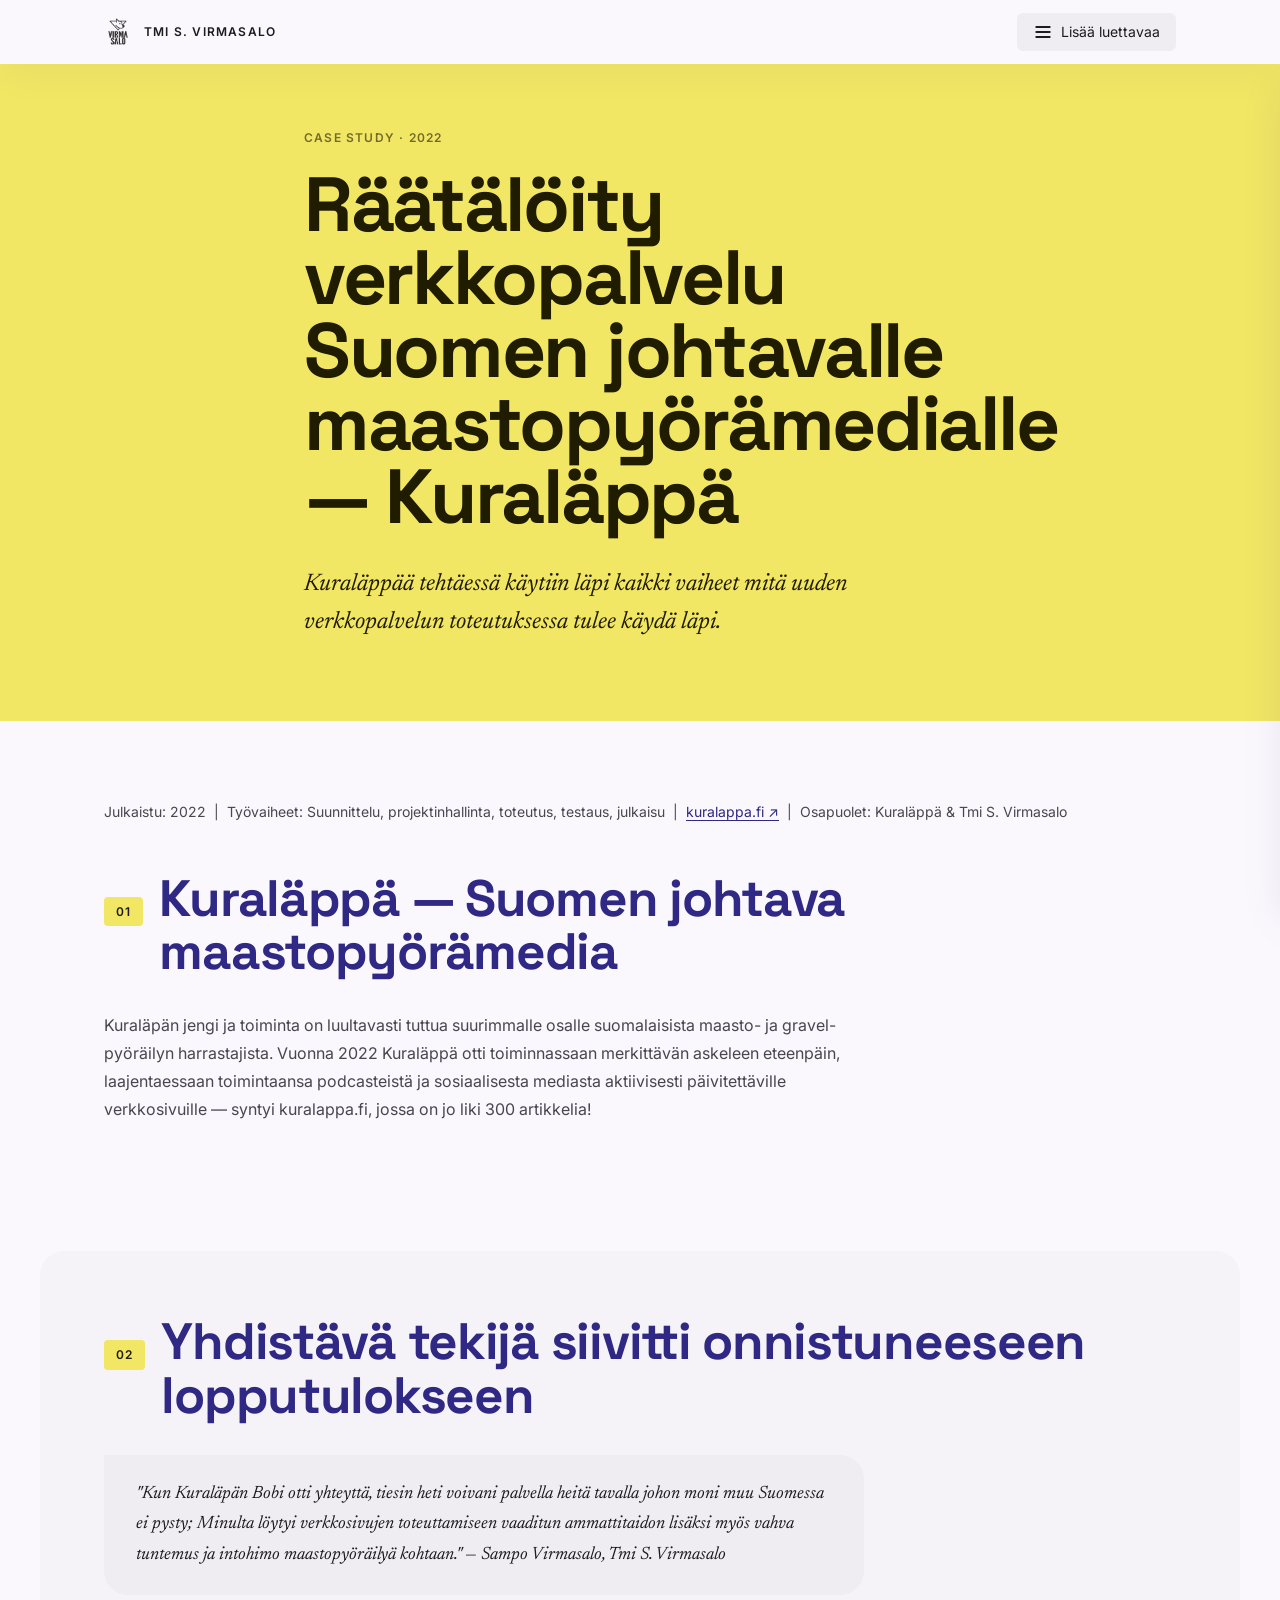
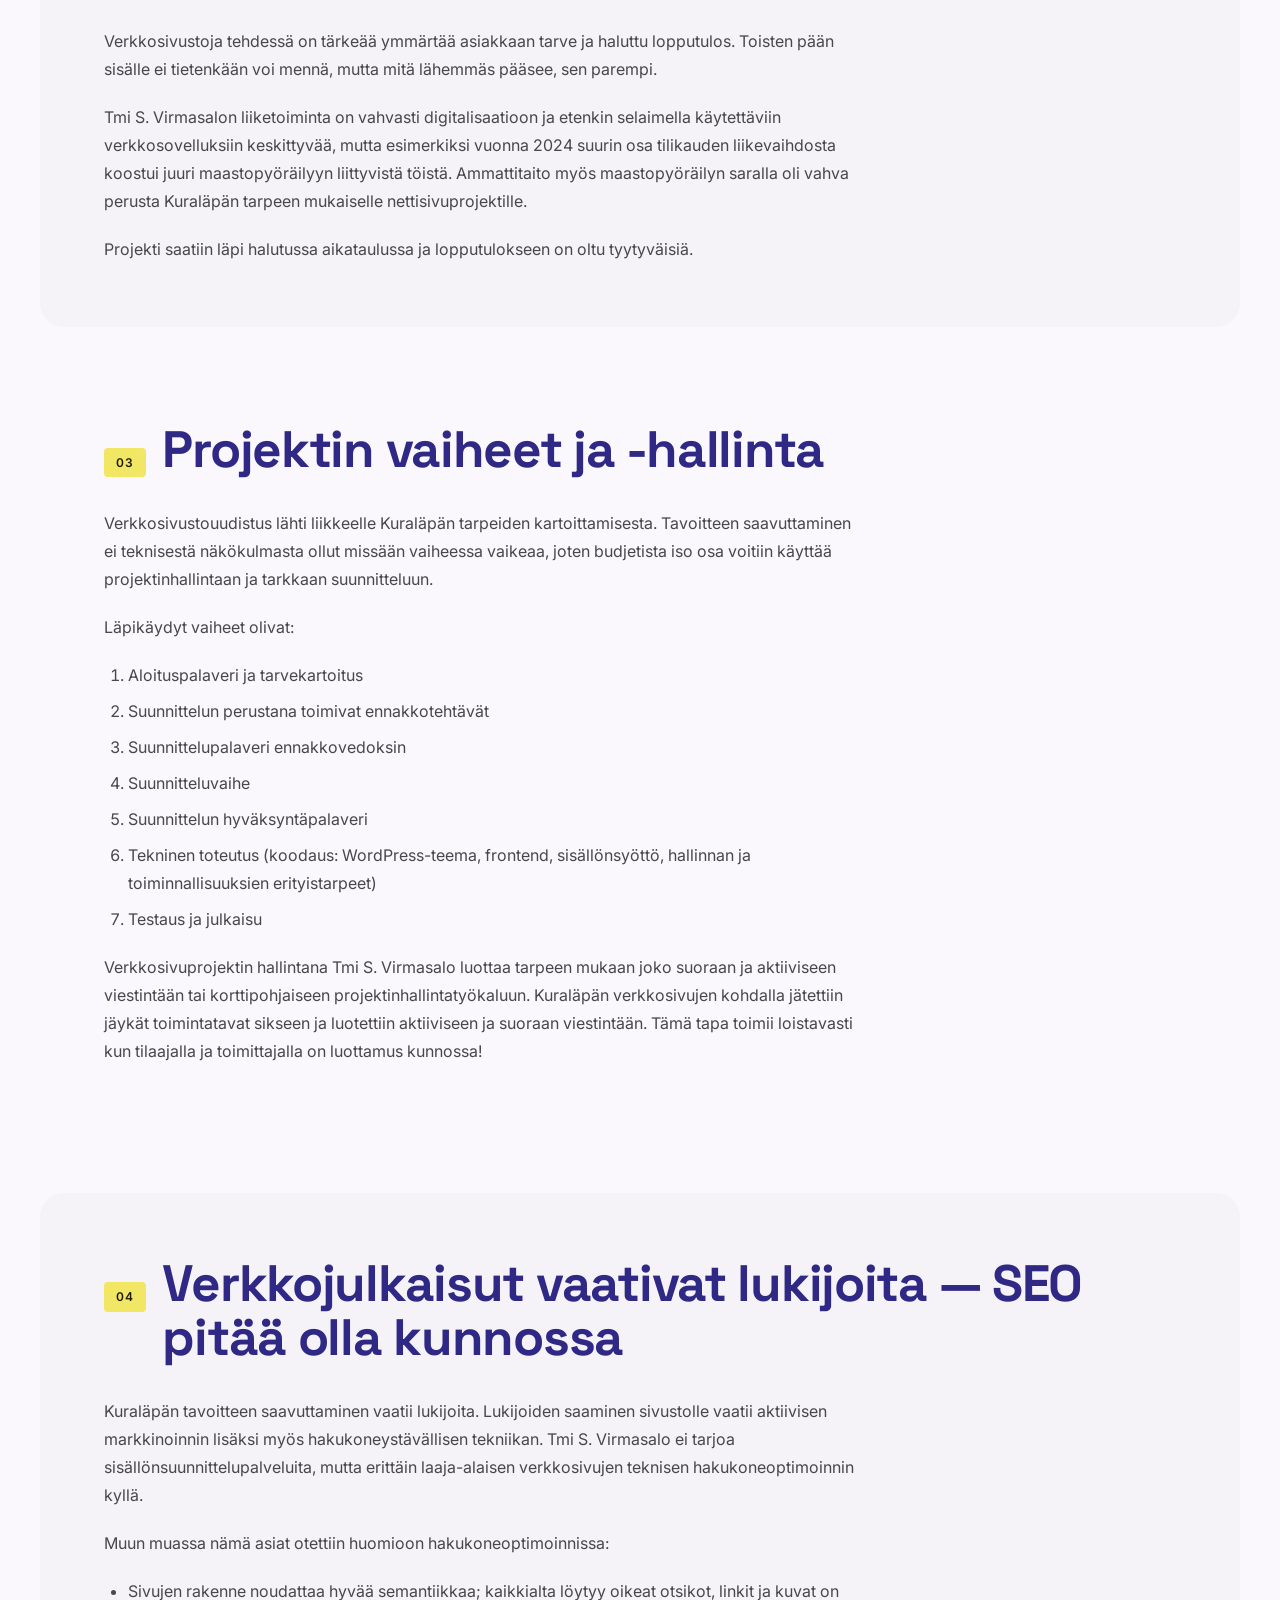
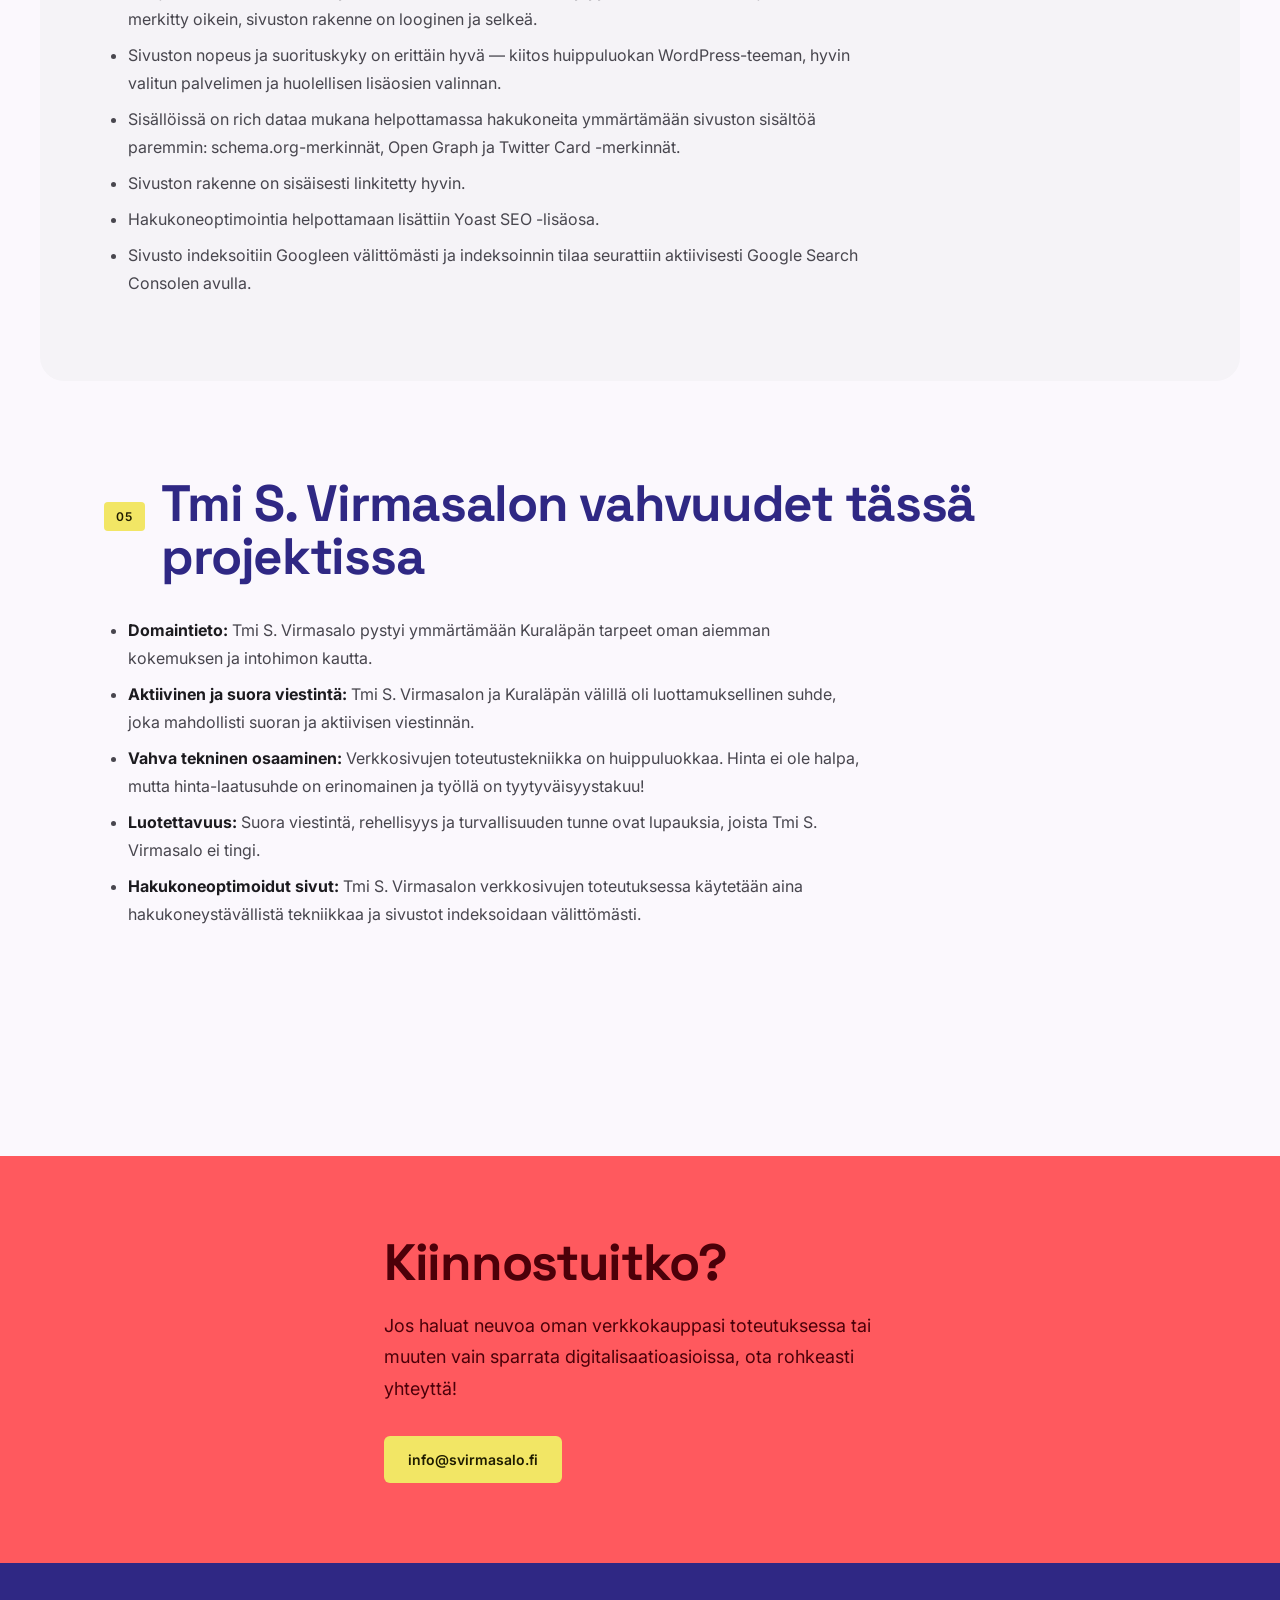
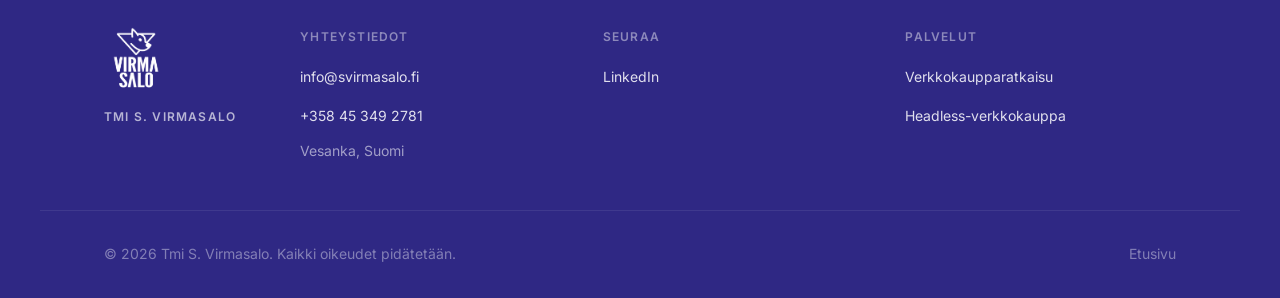
<file: raataloity-verkkopalvelu-suomen-johtavalle-maastopyoramedialle-kuralappa.html>
<!DOCTYPE html><html lang="fi"> <head><meta charset="UTF-8"><meta name="viewport" content="width=device-width, initial-scale=1.0"><title>Räätälöity verkkopalvelu Suomen johtavalle maastopyörämedialle — Case: Kuraläppä — Tmi S. Virmasalo</title><meta name="description" content="Kuvaus siitä kuinka Tmi S. Virmasalo toteutti Kuraläpälle räätälöidyn verkkopalvelun, joka palvelee Suomen johtavaa maastopyörämediaa."><link rel="canonical" href="https://svirmasalo.fi/raataloity-verkkopalvelu-suomen-johtavalle-maastopyoramedialle-kuralappa"><!-- Open Graph --><meta property="og:title" content="Räätälöity verkkopalvelu Suomen johtavalle maastopyörämedialle — Case: Kuraläppä — Tmi S. Virmasalo"><meta property="og:description" content="Kuvaus siitä kuinka Tmi S. Virmasalo toteutti Kuraläpälle räätälöidyn verkkopalvelun, joka palvelee Suomen johtavaa maastopyörämediaa."><meta property="og:url" content="https://svirmasalo.fi/raataloity-verkkopalvelu-suomen-johtavalle-maastopyoramedialle-kuralappa"><meta property="og:type" content="article"><meta property="og:site_name" content="Tmi S. Virmasalo"><meta property="og:image" content="https://svirmasalo.fi/assets/images/svirmasalo-logo-dark.png"><!-- Favicon --><link rel="icon" href="/assets/favicon/favicon.ico" type="image/x-icon"><link rel="icon" href="/assets/favicon/favicon-32x32.png" sizes="32x32" type="image/png"><link rel="icon" href="/assets/favicon/favicon-16x16.png" sizes="16x16" type="image/png"><link rel="apple-touch-icon" href="/assets/favicon/apple-touch-icon.png" sizes="180x180"><!-- Fonts --><link rel="preconnect" href="https://fonts.googleapis.com"><link rel="preconnect" href="https://fonts.gstatic.com" crossorigin><link href="https://fonts.googleapis.com/css2?family=Space+Grotesk:wght@400;500;600;700&family=Newsreader:ital,wght@0,400;0,600;1,400;1,600&family=Inter:wght@400;500;600&display=swap" rel="stylesheet"><link rel="stylesheet" href="/_astro/headless-verkkokaupan-perusteet.ZqwnJBQj.css">
<link rel="stylesheet" href="/_astro/headless-verkkokaupan-perusteet.C0t1NXA6.css">
<style>.case-meta[data-astro-cid-2nd2ryly]{color:var(--on-surface-variant);margin-bottom:var(--sp-12)}.case-meta[data-astro-cid-2nd2ryly] a[data-astro-cid-2nd2ryly]{color:var(--primary-container)}
</style></head> <body class="case-page"> <!-- Top bar --> <header class="case-topbar"> <div class="container case-topbar-inner"> <a href="/" class="case-topbar-logo" aria-label="Etusivulle"> <img src="/assets/images/svirmasalo-logo-dark.png" alt="Tmi S. Virmasalo" width="28" height="28"> <span class="label-md">Tmi S. Virmasalo</span> </a> <button class="case-nav-toggle" id="nav-toggle" aria-expanded="false" aria-controls="case-nav-drawer" aria-label="Avaa valikko"> <svg xmlns="http://www.w3.org/2000/svg" width="20" height="20" viewBox="0 0 24 24" fill="none" stroke="currentColor" stroke-width="2.5" stroke-linecap="round" stroke-linejoin="round" aria-hidden="true"> <path d="M4 12h16"></path><path d="M4 18h16"></path><path d="M4 6h16"></path> </svg> <span class="body-sm">Lisää luettavaa</span> </button> </div> </header> <!-- Nav drawer --> <div class="case-nav-drawer" id="case-nav-drawer" aria-hidden="true"> <nav class="case-nav" aria-label="Muut artikkelit" data-astro-cid-kc6jokxi> <p class="label-md case-nav-heading" data-astro-cid-kc6jokxi>Katso myös</p> <ul class="case-nav-list" data-astro-cid-kc6jokxi> <li data-astro-cid-kc6jokxi> <a href="/moderni-lahestymistapa-yksinkertaisen-verkkokaupan-toteutukseen-seton-tuning" class="case-nav-item" data-astro-cid-kc6jokxi> <img src="/assets/images/logos/seton-tuning-logo.png" alt="" width="20" height="20" data-astro-cid-kc6jokxi> <span data-astro-cid-kc6jokxi>Seton Tuning</span> </a> </li> <li data-astro-cid-kc6jokxi> <a href="/lvi-treline-sai-modernin-ja-huolettoman-astro-verkkosivun" class="case-nav-item" data-astro-cid-kc6jokxi> <img src="/assets/images/logos/lvi-treline-logo.ico" alt="" width="20" height="20" data-astro-cid-kc6jokxi> <span data-astro-cid-kc6jokxi>LVI-Treline Oy</span> </a> </li> <li data-astro-cid-kc6jokxi> <a href="/raataloity-verkkopalvelu-suomen-johtavalle-maastopyoramedialle-kuralappa" class="case-nav-item" data-astro-cid-kc6jokxi> <img src="/assets/images/logos/kuralappa-logo.png" alt="" width="20" height="20" data-astro-cid-kc6jokxi> <span data-astro-cid-kc6jokxi>Kuraläppä</span> </a> </li> <li data-astro-cid-kc6jokxi> <a href="/kiinteistonvalitys-pro-case-esimerkki" class="case-nav-item" data-astro-cid-kc6jokxi> <img src="/assets/images/logos/kvpro-logo.png" alt="" width="20" height="20" data-astro-cid-kc6jokxi> <span data-astro-cid-kc6jokxi>Kiinteistönvälitys PRO LKV</span> </a> </li> </ul> <p class="label-md case-nav-heading" style="margin-top: var(--sp-8)" data-astro-cid-kc6jokxi>Muuta luettavaa</p> <ul class="case-nav-list" data-astro-cid-kc6jokxi> <li data-astro-cid-kc6jokxi> <a href="/verkkokaupparatkaisu" class="case-nav-item case-nav-item--text" data-astro-cid-kc6jokxi>
Verkkokaupparatkaisu
</a> </li> <li data-astro-cid-kc6jokxi> <a href="/headless-verkkokaupan-perusteet" class="case-nav-item case-nav-item--text" data-astro-cid-kc6jokxi>
Headless-verkkokaupan perusteet
</a> </li> </ul> </nav>  </div> <!-- Main content --> <main class="case-main">  <header class="case-hero" data-astro-cid-xwdzsam4> <div class="container case-hero-inner" data-astro-cid-xwdzsam4> <span class="label-md case-label" data-astro-cid-xwdzsam4>Case Study · 2022</span> <h1 class="case-title display-lg" data-astro-cid-xwdzsam4> Räätälöity verkkopalvelu<br data-astro-cid-2nd2ryly>Suomen johtavalle<br data-astro-cid-2nd2ryly>maastopyörämedialle
      — Kuraläppä </h1> <p class="case-lede" data-astro-cid-2nd2ryly>
Kuraläppää tehtäessä käytiin läpi kaikki vaiheet mitä uuden verkkopalvelun
      toteutuksessa tulee käydä läpi.
</p> </div> </header>  <div class="case-body" data-astro-cid-2nd2ryly> <div class="container" data-astro-cid-2nd2ryly> <p class="body-sm case-meta" data-astro-cid-2nd2ryly>
Julkaistu: 2022 &nbsp;|&nbsp; Työvaiheet: Suunnittelu,
        projektinhallinta, toteutus, testaus, julkaisu &nbsp;|&nbsp; <a href="https://kuralappa.fi/" rel="noopener noreferrer" target="_blank" data-astro-cid-2nd2ryly>kuralappa.fi &#x2197;</a>
&nbsp;|&nbsp; Osapuolet: Kuraläppä &amp; Tmi S. Virmasalo
</p> <section class="case-section" data-astro-cid-66pa53kh> <div class="case-section-header" data-astro-cid-66pa53kh> <span class="label-md case-section-num" data-astro-cid-66pa53kh>01</span> <h2 class="title-xl case-section-title" data-astro-cid-66pa53kh>Kuraläppä — Suomen johtava maastopyörämedia</h2> </div> <div class="case-content prose" data-astro-cid-66pa53kh>  <p data-astro-cid-2nd2ryly>
Kuraläpän jengi ja toiminta on luultavasti tuttua suurimmalle osalle
          suomalaisista maasto- ja gravel-pyöräilyn harrastajista. Vuonna 2022
          Kuraläppä otti toiminnassaan merkittävän askeleen eteenpäin,
          laajentaessaan toimintaansa podcasteistä ja sosiaalisesta mediasta
          aktiivisesti päivitettäville verkkosivuille — syntyi kuralappa.fi,
          jossa on jo liki 300 artikkelia!
</p>  </div> </section>  <section class="case-section case-section--alt" data-astro-cid-66pa53kh> <div class="case-section-header" data-astro-cid-66pa53kh> <span class="label-md case-section-num" data-astro-cid-66pa53kh>02</span> <h2 class="title-xl case-section-title" data-astro-cid-66pa53kh>Yhdistävä tekijä siivitti onnistuneeseen lopputulokseen</h2> </div> <div class="case-content prose" data-astro-cid-66pa53kh>  <blockquote class="serif" data-astro-cid-2nd2ryly>
"Kun Kuraläpän Bobi otti yhteyttä, tiesin heti voivani palvella heitä
          tavalla johon moni muu Suomessa ei pysty; Minulta löytyi verkkosivujen
          toteuttamiseen vaaditun ammattitaidon lisäksi myös vahva tuntemus ja
          intohimo maastopyöräilyä kohtaan."
<cite data-astro-cid-2nd2ryly>— Sampo Virmasalo, Tmi S. Virmasalo</cite> </blockquote> <p data-astro-cid-2nd2ryly>
Verkkosivustoja tehdessä on tärkeää ymmärtää asiakkaan tarve ja
          haluttu lopputulos. Toisten pään sisälle ei tietenkään voi mennä,
          mutta mitä lähemmäs pääsee, sen parempi.
</p> <p data-astro-cid-2nd2ryly>
Tmi S. Virmasalon liiketoiminta on vahvasti digitalisaatioon ja
          etenkin selaimella käytettäviin verkkosovelluksiin keskittyvää, mutta
          esimerkiksi vuonna 2024 suurin osa tilikauden liikevaihdosta koostui
          juuri maastopyöräilyyn liittyvistä töistä. Ammattitaito myös
          maastopyöräilyn saralla oli vahva perusta Kuraläpän tarpeen mukaiselle
          nettisivuprojektille.
</p> <p data-astro-cid-2nd2ryly>
Projekti saatiin läpi halutussa aikataulussa ja lopputulokseen on oltu
          tyytyväisiä.
</p>  </div> </section>  <section class="case-section" data-astro-cid-66pa53kh> <div class="case-section-header" data-astro-cid-66pa53kh> <span class="label-md case-section-num" data-astro-cid-66pa53kh>03</span> <h2 class="title-xl case-section-title" data-astro-cid-66pa53kh>Projektin vaiheet ja -hallinta</h2> </div> <div class="case-content prose" data-astro-cid-66pa53kh>  <p data-astro-cid-2nd2ryly>
Verkkosivustouudistus lähti liikkeelle Kuraläpän tarpeiden
          kartoittamisesta. Tavoitteen saavuttaminen ei teknisestä näkökulmasta
          ollut missään vaiheessa vaikeaa, joten budjetista iso osa voitiin
          käyttää projektinhallintaan ja tarkkaan suunnitteluun.
</p> <p data-astro-cid-2nd2ryly>Läpikäydyt vaiheet olivat:</p> <ol data-astro-cid-2nd2ryly> <li data-astro-cid-2nd2ryly>Aloituspalaveri ja tarvekartoitus</li> <li data-astro-cid-2nd2ryly>Suunnittelun perustana toimivat ennakkotehtävät</li> <li data-astro-cid-2nd2ryly>Suunnittelupalaveri ennakkovedoksin</li> <li data-astro-cid-2nd2ryly>Suunnitteluvaihe</li> <li data-astro-cid-2nd2ryly>Suunnittelun hyväksyntäpalaveri</li> <li data-astro-cid-2nd2ryly>
Tekninen toteutus (koodaus: WordPress-teema, frontend,
            sisällönsyöttö, hallinnan ja toiminnallisuuksien erityistarpeet)
</li> <li data-astro-cid-2nd2ryly>Testaus ja julkaisu</li> </ol> <p data-astro-cid-2nd2ryly>
Verkkosivuprojektin hallintana Tmi S. Virmasalo luottaa tarpeen mukaan
          joko suoraan ja aktiiviseen viestintään tai korttipohjaiseen
          projektinhallintatyökaluun. Kuraläpän verkkosivujen kohdalla jätettiin
          jäykät toimintatavat sikseen ja luotettiin aktiiviseen ja suoraan
          viestintään. Tämä tapa toimii loistavasti kun tilaajalla ja
          toimittajalla on luottamus kunnossa!
</p>  </div> </section>  <section class="case-section case-section--alt" data-astro-cid-66pa53kh> <div class="case-section-header" data-astro-cid-66pa53kh> <span class="label-md case-section-num" data-astro-cid-66pa53kh>04</span> <h2 class="title-xl case-section-title" data-astro-cid-66pa53kh>Verkkojulkaisut vaativat lukijoita — SEO pitää olla kunnossa</h2> </div> <div class="case-content prose" data-astro-cid-66pa53kh>  <p data-astro-cid-2nd2ryly>
Kuraläpän tavoitteen saavuttaminen vaatii lukijoita. Lukijoiden
          saaminen sivustolle vaatii aktiivisen markkinoinnin lisäksi myös
          hakukoneystävällisen tekniikan. Tmi S. Virmasalo ei tarjoa
          sisällönsuunnittelupalveluita, mutta erittäin laaja-alaisen
          verkkosivujen teknisen hakukoneoptimoinnin kyllä.
</p> <p data-astro-cid-2nd2ryly>Muun muassa nämä asiat otettiin huomioon hakukoneoptimoinnissa:</p> <ul data-astro-cid-2nd2ryly> <li data-astro-cid-2nd2ryly>
Sivujen rakenne noudattaa hyvää semantiikkaa; kaikkialta löytyy
            oikeat otsikot, linkit ja kuvat on merkitty oikein, sivuston rakenne
            on looginen ja selkeä.
</li> <li data-astro-cid-2nd2ryly>
Sivuston nopeus ja suorituskyky on erittäin hyvä — kiitos
            huippuluokan WordPress-teeman, hyvin valitun palvelimen ja
            huolellisen lisäosien valinnan.
</li> <li data-astro-cid-2nd2ryly>
Sisällöissä on rich dataa mukana helpottamassa hakukoneita
            ymmärtämään sivuston sisältöä paremmin: schema.org-merkinnät, Open
            Graph ja Twitter Card -merkinnät.
</li> <li data-astro-cid-2nd2ryly>Sivuston rakenne on sisäisesti linkitetty hyvin.</li> <li data-astro-cid-2nd2ryly>
Hakukoneoptimointia helpottamaan lisättiin Yoast SEO -lisäosa.
</li> <li data-astro-cid-2nd2ryly>
Sivusto indeksoitiin Googleen välittömästi ja indeksoinnin tilaa
            seurattiin aktiivisesti Google Search Consolen avulla.
</li> </ul>  </div> </section>  <section class="case-section" data-astro-cid-66pa53kh> <div class="case-section-header" data-astro-cid-66pa53kh> <span class="label-md case-section-num" data-astro-cid-66pa53kh>05</span> <h2 class="title-xl case-section-title" data-astro-cid-66pa53kh>Tmi S. Virmasalon vahvuudet tässä projektissa</h2> </div> <div class="case-content prose" data-astro-cid-66pa53kh>  <ul data-astro-cid-2nd2ryly> <li data-astro-cid-2nd2ryly> <strong data-astro-cid-2nd2ryly>Domaintieto:</strong> Tmi S. Virmasalo pystyi ymmärtämään Kuraläpän
            tarpeet oman aiemman kokemuksen ja intohimon kautta.
</li> <li data-astro-cid-2nd2ryly> <strong data-astro-cid-2nd2ryly>Aktiivinen ja suora viestintä:</strong> Tmi S. Virmasalon ja Kuraläpän
            välillä oli luottamuksellinen suhde, joka mahdollisti suoran ja aktiivisen
            viestinnän.
</li> <li data-astro-cid-2nd2ryly> <strong data-astro-cid-2nd2ryly>Vahva tekninen osaaminen:</strong> Verkkosivujen toteutustekniikka
            on huippuluokkaa. Hinta ei ole halpa, mutta hinta-laatusuhde on erinomainen
            ja työllä on tyytyväisyystakuu!
</li> <li data-astro-cid-2nd2ryly> <strong data-astro-cid-2nd2ryly>Luotettavuus:</strong> Suora viestintä, rehellisyys ja turvallisuuden
            tunne ovat lupauksia, joista Tmi S. Virmasalo ei tingi.
</li> <li data-astro-cid-2nd2ryly> <strong data-astro-cid-2nd2ryly>Hakukoneoptimoidut sivut:</strong> Tmi S. Virmasalon verkkosivujen
            toteutuksessa käytetään aina hakukoneystävällistä tekniikkaa ja sivustot
            indeksoidaan välittömästi.
</li> </ul>  </div> </section>  </div> </div> <section class="case-cta"> <div class="container case-cta-inner"> <h2 class="title-xl">Kiinnostuitko?</h2> <p class="body-lg">
Jos haluat neuvoa oman verkkokauppasi toteutuksessa tai muuten vain
      sparrata digitalisaatioasioissa, ota rohkeasti yhteyttä!
</p> <a href="mailto:info@svirmasalo.fi" class="btn btn-secondary">
info@svirmasalo.fi
</a> </div> </section>  </main> <footer class="site-footer" data-astro-cid-sz7xmlte> <div class="container footer-inner" data-astro-cid-sz7xmlte> <div class="footer-brand" data-astro-cid-sz7xmlte> <a href="/" class="footer-logo-link" aria-label="Etusivulle" data-astro-cid-sz7xmlte> <img src="/assets/images/svirmasalo-logo-dark.png" alt="Tmi S. Virmasalo logo" width="64" height="64" class="footer-logo" data-astro-cid-sz7xmlte> </a> <span class="footer-brand-name label-md" data-astro-cid-sz7xmlte>Tmi S. Virmasalo</span> </div> <div class="footer-cols" data-astro-cid-sz7xmlte> <div class="footer-col" data-astro-cid-sz7xmlte> <p class="label-md footer-col-heading" data-astro-cid-sz7xmlte>Yhteystiedot</p> <ul class="footer-links" data-astro-cid-sz7xmlte> <li data-astro-cid-sz7xmlte><a href="mailto:info@svirmasalo.fi" data-astro-cid-sz7xmlte>info@svirmasalo.fi</a></li> <li data-astro-cid-sz7xmlte><a href="tel:+358453492781" data-astro-cid-sz7xmlte>+358&nbsp;45&nbsp;349&nbsp;2781</a></li> <li class="body-sm" style="color: var(--on-primary); opacity: 0.55;" data-astro-cid-sz7xmlte>Vesanka, Suomi</li> </ul> </div> <div class="footer-col" data-astro-cid-sz7xmlte> <p class="label-md footer-col-heading" data-astro-cid-sz7xmlte>Seuraa</p> <ul class="footer-links" data-astro-cid-sz7xmlte> <li data-astro-cid-sz7xmlte> <a href="https://www.linkedin.com/in/sampovirmasalo/" rel="noopener noreferrer" target="_blank" data-astro-cid-sz7xmlte>
LinkedIn
</a> </li> </ul> </div> <div class="footer-col" data-astro-cid-sz7xmlte> <p class="label-md footer-col-heading" data-astro-cid-sz7xmlte>Palvelut</p> <ul class="footer-links" data-astro-cid-sz7xmlte> <li data-astro-cid-sz7xmlte><a href="/verkkokaupparatkaisu" data-astro-cid-sz7xmlte>Verkkokaupparatkaisu</a></li> <li data-astro-cid-sz7xmlte><a href="/headless-verkkokaupan-perusteet" data-astro-cid-sz7xmlte>Headless-verkkokauppa</a></li> </ul> </div> </div> </div> <div class="container footer-bottom" data-astro-cid-sz7xmlte> <p class="body-sm footer-copy" data-astro-cid-sz7xmlte>
&copy; 2026 Tmi S. Virmasalo. Kaikki oikeudet pidätetään.
</p> <nav class="footer-legal" aria-label="Juridinen" data-astro-cid-sz7xmlte> <a href="/" class="body-sm" data-astro-cid-sz7xmlte>Etusivu</a> </nav> </div> </footer>  <script type="module">const e=document.getElementById("nav-toggle"),n=document.getElementById("case-nav-drawer");e?.addEventListener("click",()=>{const t=e.getAttribute("aria-expanded")==="true";e.setAttribute("aria-expanded",String(!t)),n?.setAttribute("aria-hidden",String(t))});</script> </body> </html>
</file>
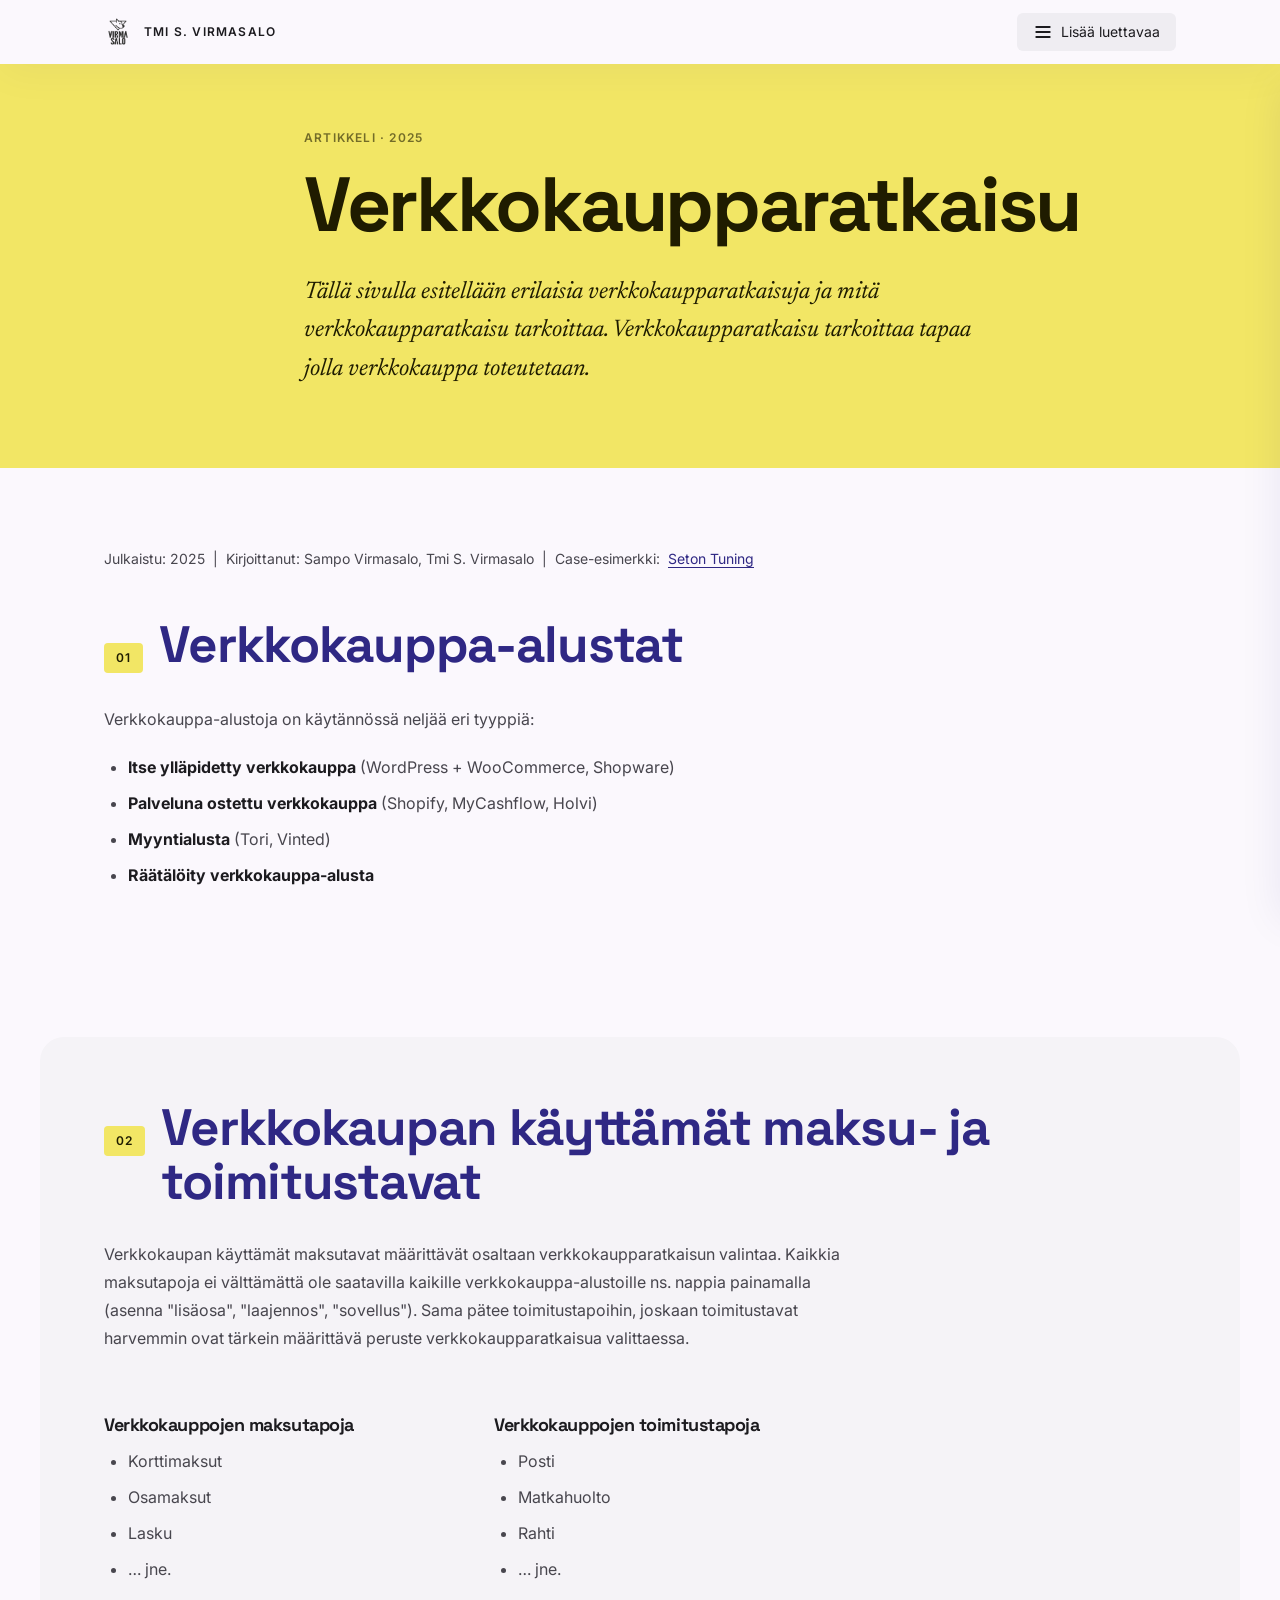
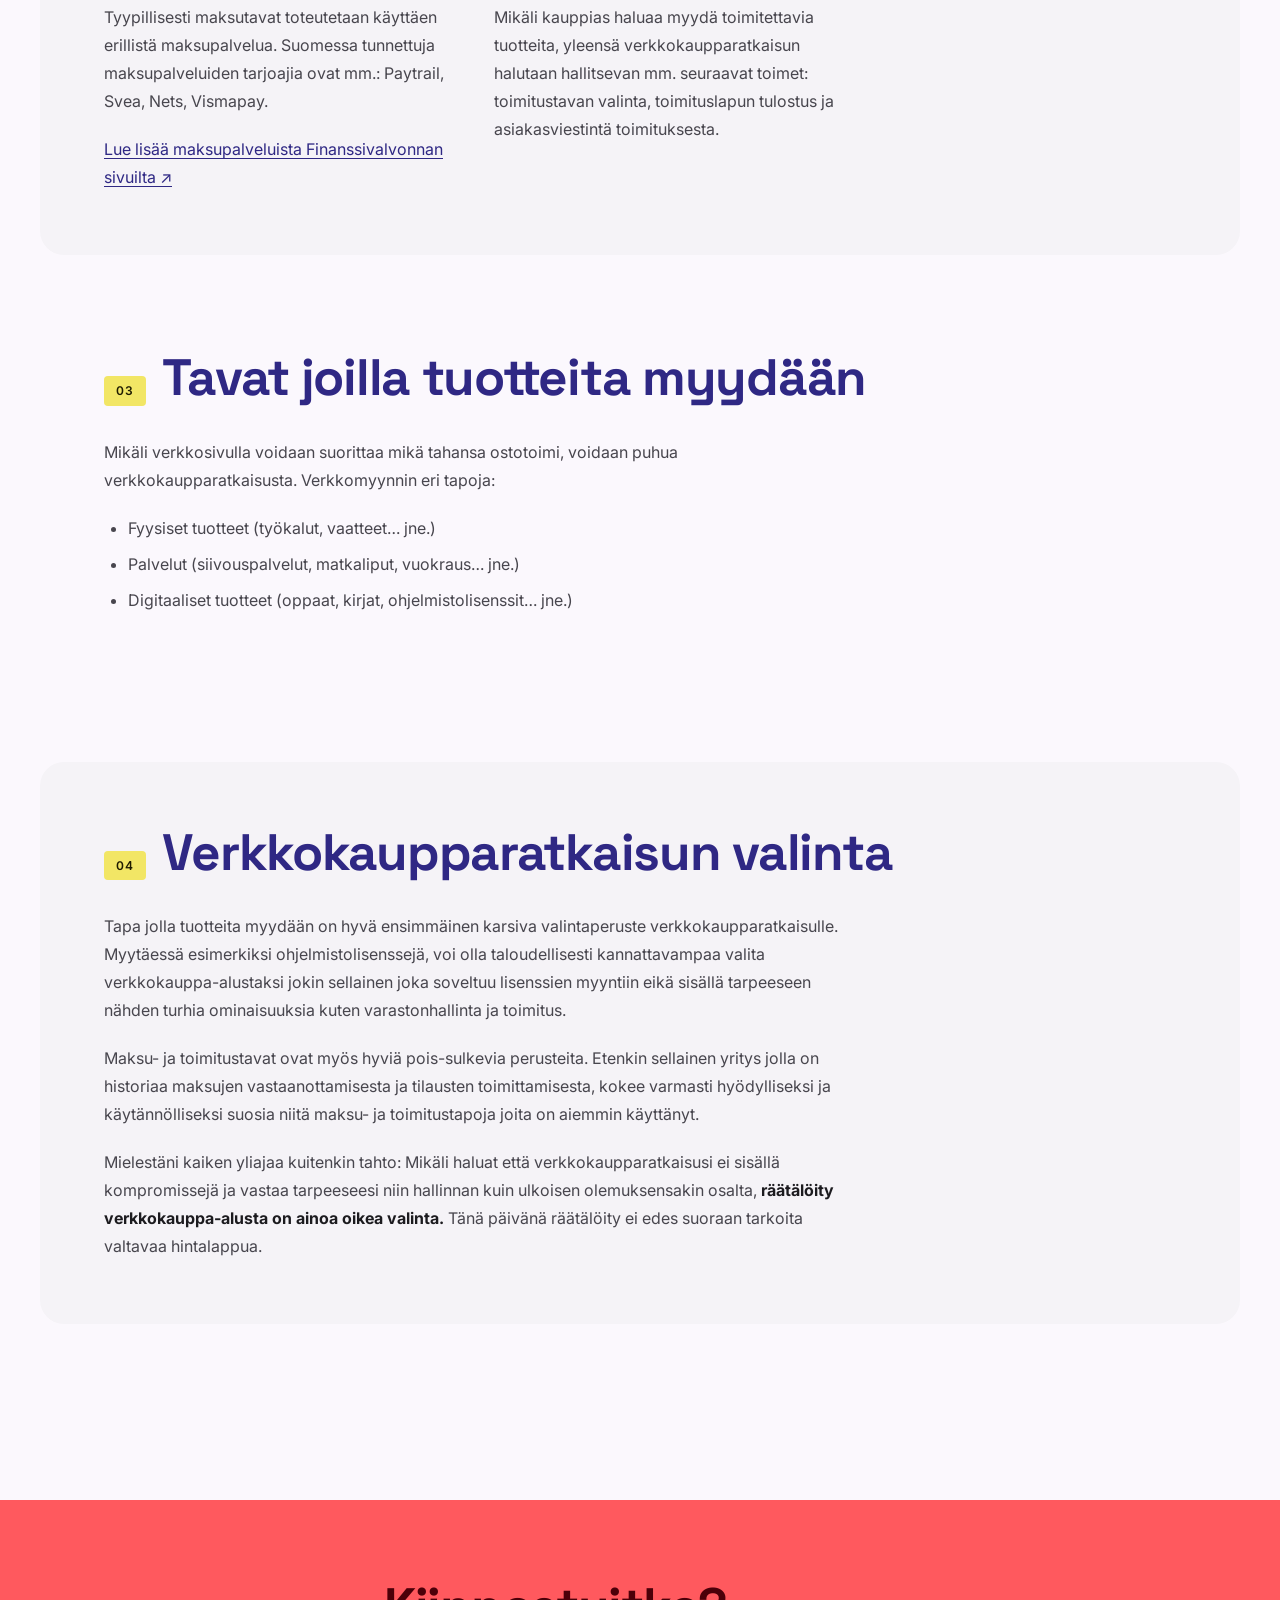
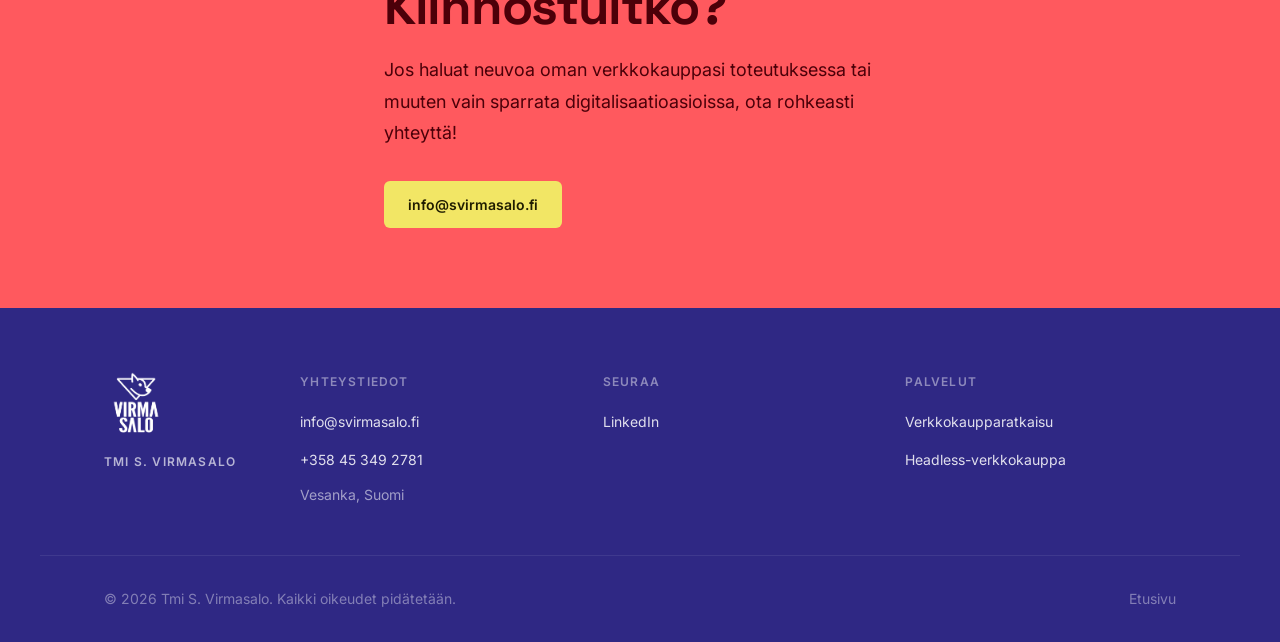
<file: verkkokaupparatkaisu.html>
<!DOCTYPE html><html lang="fi"> <head><meta charset="UTF-8"><meta name="viewport" content="width=device-width, initial-scale=1.0"><title>Verkkokaupparatkaisu — Tmi S. Virmasalo</title><meta name="description" content="Verkkokaupparatkaisu tarkoittaa tapaa jolla verkkokauppa toteutetaan. Näiden tapojen perusteita ovat käytetty verkkokauppa-alusta, verkkokaupan käyttämät maksu- ja toimitustavat sekä tavat joilla tuotteita myydään."><link rel="canonical" href="https://svirmasalo.fi/verkkokaupparatkaisu"><!-- Open Graph --><meta property="og:title" content="Verkkokaupparatkaisu — Tmi S. Virmasalo"><meta property="og:description" content="Verkkokaupparatkaisu tarkoittaa tapaa jolla verkkokauppa toteutetaan. Näiden tapojen perusteita ovat käytetty verkkokauppa-alusta, verkkokaupan käyttämät maksu- ja toimitustavat sekä tavat joilla tuotteita myydään."><meta property="og:url" content="https://svirmasalo.fi/verkkokaupparatkaisu"><meta property="og:type" content="article"><meta property="og:site_name" content="Tmi S. Virmasalo"><meta property="og:image" content="https://svirmasalo.fi/assets/images/svirmasalo-logo-dark.png"><!-- Favicon --><link rel="icon" href="/assets/favicon/favicon.ico" type="image/x-icon"><link rel="icon" href="/assets/favicon/favicon-32x32.png" sizes="32x32" type="image/png"><link rel="icon" href="/assets/favicon/favicon-16x16.png" sizes="16x16" type="image/png"><link rel="apple-touch-icon" href="/assets/favicon/apple-touch-icon.png" sizes="180x180"><!-- Fonts --><link rel="preconnect" href="https://fonts.googleapis.com"><link rel="preconnect" href="https://fonts.gstatic.com" crossorigin><link href="https://fonts.googleapis.com/css2?family=Space+Grotesk:wght@400;500;600;700&family=Newsreader:ital,wght@0,400;0,600;1,400;1,600&family=Inter:wght@400;500;600&display=swap" rel="stylesheet"><link rel="stylesheet" href="/_astro/headless-verkkokaupan-perusteet.ZqwnJBQj.css">
<link rel="stylesheet" href="/_astro/headless-verkkokaupan-perusteet.C0t1NXA6.css">
<style>.case-meta[data-astro-cid-5csb33ni]{color:var(--on-surface-variant);margin-bottom:var(--sp-12)}.case-meta[data-astro-cid-5csb33ni] a[data-astro-cid-5csb33ni]{color:var(--primary-container)}
</style></head> <body class="case-page"> <!-- Top bar --> <header class="case-topbar"> <div class="container case-topbar-inner"> <a href="/" class="case-topbar-logo" aria-label="Etusivulle"> <img src="/assets/images/svirmasalo-logo-dark.png" alt="Tmi S. Virmasalo" width="28" height="28"> <span class="label-md">Tmi S. Virmasalo</span> </a> <button class="case-nav-toggle" id="nav-toggle" aria-expanded="false" aria-controls="case-nav-drawer" aria-label="Avaa valikko"> <svg xmlns="http://www.w3.org/2000/svg" width="20" height="20" viewBox="0 0 24 24" fill="none" stroke="currentColor" stroke-width="2.5" stroke-linecap="round" stroke-linejoin="round" aria-hidden="true"> <path d="M4 12h16"></path><path d="M4 18h16"></path><path d="M4 6h16"></path> </svg> <span class="body-sm">Lisää luettavaa</span> </button> </div> </header> <!-- Nav drawer --> <div class="case-nav-drawer" id="case-nav-drawer" aria-hidden="true"> <nav class="case-nav" aria-label="Muut artikkelit" data-astro-cid-kc6jokxi> <p class="label-md case-nav-heading" data-astro-cid-kc6jokxi>Katso myös</p> <ul class="case-nav-list" data-astro-cid-kc6jokxi> <li data-astro-cid-kc6jokxi> <a href="/moderni-lahestymistapa-yksinkertaisen-verkkokaupan-toteutukseen-seton-tuning" class="case-nav-item" data-astro-cid-kc6jokxi> <img src="/assets/images/logos/seton-tuning-logo.png" alt="" width="20" height="20" data-astro-cid-kc6jokxi> <span data-astro-cid-kc6jokxi>Seton Tuning</span> </a> </li> <li data-astro-cid-kc6jokxi> <a href="/lvi-treline-sai-modernin-ja-huolettoman-astro-verkkosivun" class="case-nav-item" data-astro-cid-kc6jokxi> <img src="/assets/images/logos/lvi-treline-logo.ico" alt="" width="20" height="20" data-astro-cid-kc6jokxi> <span data-astro-cid-kc6jokxi>LVI-Treline Oy</span> </a> </li> <li data-astro-cid-kc6jokxi> <a href="/raataloity-verkkopalvelu-suomen-johtavalle-maastopyoramedialle-kuralappa" class="case-nav-item" data-astro-cid-kc6jokxi> <img src="/assets/images/logos/kuralappa-logo.png" alt="" width="20" height="20" data-astro-cid-kc6jokxi> <span data-astro-cid-kc6jokxi>Kuraläppä</span> </a> </li> <li data-astro-cid-kc6jokxi> <a href="/kiinteistonvalitys-pro-case-esimerkki" class="case-nav-item" data-astro-cid-kc6jokxi> <img src="/assets/images/logos/kvpro-logo.png" alt="" width="20" height="20" data-astro-cid-kc6jokxi> <span data-astro-cid-kc6jokxi>Kiinteistönvälitys PRO LKV</span> </a> </li> </ul> <p class="label-md case-nav-heading" style="margin-top: var(--sp-8)" data-astro-cid-kc6jokxi>Muuta luettavaa</p> <ul class="case-nav-list" data-astro-cid-kc6jokxi> <li data-astro-cid-kc6jokxi> <a href="/verkkokaupparatkaisu" class="case-nav-item case-nav-item--text" data-astro-cid-kc6jokxi>
Verkkokaupparatkaisu
</a> </li> <li data-astro-cid-kc6jokxi> <a href="/headless-verkkokaupan-perusteet" class="case-nav-item case-nav-item--text" data-astro-cid-kc6jokxi>
Headless-verkkokaupan perusteet
</a> </li> </ul> </nav>  </div> <!-- Main content --> <main class="case-main">  <header class="case-hero" data-astro-cid-xwdzsam4> <div class="container case-hero-inner" data-astro-cid-xwdzsam4> <span class="label-md case-label" data-astro-cid-xwdzsam4>Artikkeli · 2025</span> <h1 class="case-title display-lg" data-astro-cid-xwdzsam4> Verkkokaupparatkaisu </h1> <p class="case-lede" data-astro-cid-5csb33ni>
Tällä sivulla esitellään erilaisia verkkokaupparatkaisuja ja mitä
      verkkokaupparatkaisu tarkoittaa. Verkkokaupparatkaisu tarkoittaa tapaa
      jolla verkkokauppa toteutetaan.
</p> </div> </header>  <div class="case-body" data-astro-cid-5csb33ni> <div class="container" data-astro-cid-5csb33ni> <p class="body-sm case-meta" data-astro-cid-5csb33ni>
Julkaistu: 2025 &nbsp;|&nbsp; Kirjoittanut: Sampo Virmasalo, Tmi S.
        Virmasalo &nbsp;|&nbsp; Case-esimerkki:&nbsp;
<a href="/moderni-lahestymistapa-yksinkertaisen-verkkokaupan-toteutukseen-seton-tuning" data-astro-cid-5csb33ni>Seton Tuning</a> </p> <section class="case-section" data-astro-cid-66pa53kh> <div class="case-section-header" data-astro-cid-66pa53kh> <span class="label-md case-section-num" data-astro-cid-66pa53kh>01</span> <h2 class="title-xl case-section-title" data-astro-cid-66pa53kh>Verkkokauppa-alustat</h2> </div> <div class="case-content prose" data-astro-cid-66pa53kh>  <p data-astro-cid-5csb33ni>Verkkokauppa-alustoja on käytännössä neljää eri tyyppiä:</p> <ul data-astro-cid-5csb33ni> <li data-astro-cid-5csb33ni> <strong data-astro-cid-5csb33ni>Itse ylläpidetty verkkokauppa</strong> (WordPress + WooCommerce,
            Shopware)
</li> <li data-astro-cid-5csb33ni> <strong data-astro-cid-5csb33ni>Palveluna ostettu verkkokauppa</strong> (Shopify, MyCashflow,
            Holvi)
</li> <li data-astro-cid-5csb33ni><strong data-astro-cid-5csb33ni>Myyntialusta</strong> (Tori, Vinted)</li> <li data-astro-cid-5csb33ni><strong data-astro-cid-5csb33ni>Räätälöity verkkokauppa-alusta</strong></li> </ul>  </div> </section>  <section class="case-section case-section--alt" data-astro-cid-66pa53kh> <div class="case-section-header" data-astro-cid-66pa53kh> <span class="label-md case-section-num" data-astro-cid-66pa53kh>02</span> <h2 class="title-xl case-section-title" data-astro-cid-66pa53kh>Verkkokaupan käyttämät maksu- ja toimitustavat</h2> </div> <div class="case-content prose" data-astro-cid-66pa53kh>  <p data-astro-cid-5csb33ni>
Verkkokaupan käyttämät maksutavat määrittävät osaltaan
          verkkokaupparatkaisun valintaa. Kaikkia maksutapoja ei välttämättä ole
          saatavilla kaikille verkkokauppa-alustoille ns. nappia painamalla
          (asenna "lisäosa", "laajennos", "sovellus"). Sama pätee
          toimitustapoihin, joskaan toimitustavat harvemmin ovat tärkein
          määrittävä peruste verkkokaupparatkaisua valittaessa.
</p> <div class="case-two-col" data-astro-cid-5csb33ni> <div data-astro-cid-5csb33ni> <h3 data-astro-cid-5csb33ni>Verkkokauppojen maksutapoja</h3> <ul data-astro-cid-5csb33ni> <li data-astro-cid-5csb33ni>Korttimaksut</li> <li data-astro-cid-5csb33ni>Osamaksut</li> <li data-astro-cid-5csb33ni>Lasku</li> <li data-astro-cid-5csb33ni>… jne.</li> </ul> <p style="margin-top:var(--sp-5)" data-astro-cid-5csb33ni>
Tyypillisesti maksutavat toteutetaan käyttäen erillistä
              maksupalvelua. Suomessa tunnettuja maksupalveluiden tarjoajia ovat
              mm.: Paytrail, Svea, Nets, Vismapay.
</p> <p data-astro-cid-5csb33ni> <a href="https://www.finanssivalvonta.fi/kuluttajalle/maksupalvelut/" rel="noopener noreferrer" target="_blank" data-astro-cid-5csb33ni>
Lue lisää maksupalveluista Finanssivalvonnan sivuilta &#x2197;
</a> </p> </div> <div data-astro-cid-5csb33ni> <h3 data-astro-cid-5csb33ni>Verkkokauppojen toimitustapoja</h3> <ul data-astro-cid-5csb33ni> <li data-astro-cid-5csb33ni>Posti</li> <li data-astro-cid-5csb33ni>Matkahuolto</li> <li data-astro-cid-5csb33ni>Rahti</li> <li data-astro-cid-5csb33ni>… jne.</li> </ul> <p style="margin-top:var(--sp-5)" data-astro-cid-5csb33ni>
Mikäli kauppias haluaa myydä toimitettavia tuotteita, yleensä
              verkkokaupparatkaisun halutaan hallitsevan mm. seuraavat toimet:
              toimitustavan valinta, toimituslapun tulostus ja asiakasviestintä
              toimituksesta.
</p> </div> </div>  </div> </section>  <section class="case-section" data-astro-cid-66pa53kh> <div class="case-section-header" data-astro-cid-66pa53kh> <span class="label-md case-section-num" data-astro-cid-66pa53kh>03</span> <h2 class="title-xl case-section-title" data-astro-cid-66pa53kh>Tavat joilla tuotteita myydään</h2> </div> <div class="case-content prose" data-astro-cid-66pa53kh>  <p data-astro-cid-5csb33ni>
Mikäli verkkosivulla voidaan suorittaa mikä tahansa ostotoimi, voidaan
          puhua verkkokaupparatkaisusta. Verkkomyynnin eri tapoja:
</p> <ul data-astro-cid-5csb33ni> <li data-astro-cid-5csb33ni>Fyysiset tuotteet (työkalut, vaatteet… jne.)</li> <li data-astro-cid-5csb33ni>Palvelut (siivouspalvelut, matkaliput, vuokraus… jne.)</li> <li data-astro-cid-5csb33ni>
Digitaaliset tuotteet (oppaat, kirjat, ohjelmistolisenssit… jne.)
</li> </ul>  </div> </section>  <section class="case-section case-section--alt" data-astro-cid-66pa53kh> <div class="case-section-header" data-astro-cid-66pa53kh> <span class="label-md case-section-num" data-astro-cid-66pa53kh>04</span> <h2 class="title-xl case-section-title" data-astro-cid-66pa53kh>Verkkokaupparatkaisun valinta</h2> </div> <div class="case-content prose" data-astro-cid-66pa53kh>  <p data-astro-cid-5csb33ni>
Tapa jolla tuotteita myydään on hyvä ensimmäinen karsiva
          valintaperuste verkkokaupparatkaisulle. Myytäessä esimerkiksi
          ohjelmistolisenssejä, voi olla taloudellisesti kannattavampaa valita
          verkkokauppa-alustaksi jokin sellainen joka soveltuu lisenssien
          myyntiin eikä sisällä tarpeeseen nähden turhia ominaisuuksia kuten
          varastonhallinta ja toimitus.
</p> <p data-astro-cid-5csb33ni>
Maksu- ja toimitustavat ovat myös hyviä pois-sulkevia perusteita.
          Etenkin sellainen yritys jolla on historiaa maksujen
          vastaanottamisesta ja tilausten toimittamisesta, kokee varmasti
          hyödylliseksi ja käytännölliseksi suosia niitä maksu- ja
          toimitustapoja joita on aiemmin käyttänyt.
</p> <p data-astro-cid-5csb33ni>
Mielestäni kaiken yliajaa kuitenkin tahto: Mikäli haluat että
          verkkokaupparatkaisusi ei sisällä kompromissejä ja vastaa tarpeeseesi
          niin hallinnan kuin ulkoisen olemuksensakin osalta, <strong data-astro-cid-5csb33ni>räätälöity verkkokauppa-alusta on ainoa oikea valinta.</strong> Tänä päivänä räätälöity ei edes suoraan tarkoita valtavaa hintalappua.
</p>  </div> </section>  </div> </div> <section class="case-cta"> <div class="container case-cta-inner"> <h2 class="title-xl">Kiinnostuitko?</h2> <p class="body-lg">
Jos haluat neuvoa oman verkkokauppasi toteutuksessa tai muuten vain
      sparrata digitalisaatioasioissa, ota rohkeasti yhteyttä!
</p> <a href="mailto:info@svirmasalo.fi" class="btn btn-secondary">
info@svirmasalo.fi
</a> </div> </section>  </main> <footer class="site-footer" data-astro-cid-sz7xmlte> <div class="container footer-inner" data-astro-cid-sz7xmlte> <div class="footer-brand" data-astro-cid-sz7xmlte> <a href="/" class="footer-logo-link" aria-label="Etusivulle" data-astro-cid-sz7xmlte> <img src="/assets/images/svirmasalo-logo-dark.png" alt="Tmi S. Virmasalo logo" width="64" height="64" class="footer-logo" data-astro-cid-sz7xmlte> </a> <span class="footer-brand-name label-md" data-astro-cid-sz7xmlte>Tmi S. Virmasalo</span> </div> <div class="footer-cols" data-astro-cid-sz7xmlte> <div class="footer-col" data-astro-cid-sz7xmlte> <p class="label-md footer-col-heading" data-astro-cid-sz7xmlte>Yhteystiedot</p> <ul class="footer-links" data-astro-cid-sz7xmlte> <li data-astro-cid-sz7xmlte><a href="mailto:info@svirmasalo.fi" data-astro-cid-sz7xmlte>info@svirmasalo.fi</a></li> <li data-astro-cid-sz7xmlte><a href="tel:+358453492781" data-astro-cid-sz7xmlte>+358&nbsp;45&nbsp;349&nbsp;2781</a></li> <li class="body-sm" style="color: var(--on-primary); opacity: 0.55;" data-astro-cid-sz7xmlte>Vesanka, Suomi</li> </ul> </div> <div class="footer-col" data-astro-cid-sz7xmlte> <p class="label-md footer-col-heading" data-astro-cid-sz7xmlte>Seuraa</p> <ul class="footer-links" data-astro-cid-sz7xmlte> <li data-astro-cid-sz7xmlte> <a href="https://www.linkedin.com/in/sampovirmasalo/" rel="noopener noreferrer" target="_blank" data-astro-cid-sz7xmlte>
LinkedIn
</a> </li> </ul> </div> <div class="footer-col" data-astro-cid-sz7xmlte> <p class="label-md footer-col-heading" data-astro-cid-sz7xmlte>Palvelut</p> <ul class="footer-links" data-astro-cid-sz7xmlte> <li data-astro-cid-sz7xmlte><a href="/verkkokaupparatkaisu" data-astro-cid-sz7xmlte>Verkkokaupparatkaisu</a></li> <li data-astro-cid-sz7xmlte><a href="/headless-verkkokaupan-perusteet" data-astro-cid-sz7xmlte>Headless-verkkokauppa</a></li> </ul> </div> </div> </div> <div class="container footer-bottom" data-astro-cid-sz7xmlte> <p class="body-sm footer-copy" data-astro-cid-sz7xmlte>
&copy; 2026 Tmi S. Virmasalo. Kaikki oikeudet pidätetään.
</p> <nav class="footer-legal" aria-label="Juridinen" data-astro-cid-sz7xmlte> <a href="/" class="body-sm" data-astro-cid-sz7xmlte>Etusivu</a> </nav> </div> </footer>  <script type="module">const e=document.getElementById("nav-toggle"),n=document.getElementById("case-nav-drawer");e?.addEventListener("click",()=>{const t=e.getAttribute("aria-expanded")==="true";e.setAttribute("aria-expanded",String(!t)),n?.setAttribute("aria-hidden",String(t))});</script> </body> </html>
</file>
<file: _astro/headless-verkkokaupan-perusteet.ZqwnJBQj.css>
:root{--primary: #180A6F;--primary-container: #2F2884;--primary-fixed: #E3DFFF;--on-primary: #FFFFFF;--secondary: #676000;--secondary-fixed: #F2E665;--on-secondary-fixed:#1F1C00;--tertiary: #4C0009;--tertiary-fixed: #FFDAD8;--tertiary-accent: #FF595E;--surface: #FBF8FD;--surface-dim: #DAD8DC;--surface-container-lowest: #FFFFFF;--surface-container-low: #F5F3F7;--surface-container: #EFEDF2;--surface-container-high: #E9E7EC;--surface-container-highest: #E3E1E6;--on-surface: #1C1B1F;--on-surface-variant: #48464E;--outline-variant: #CAC8CF;--font-display: "Space Grotesk", system-ui, sans-serif;--font-serif: "Newsreader", Georgia, serif;--font-body: "Inter", system-ui, sans-serif;--sp-1: .25rem;--sp-2: .5rem;--sp-3: .75rem;--sp-4: 1rem;--sp-5: 1.25rem;--sp-6: 1.5rem;--sp-8: 2rem;--sp-10: 2.5rem;--sp-12: 3rem;--sp-16: 4rem;--sp-20: 5rem;--sp-24: 6rem;--sp-32: 8rem;--radius-sm: .25rem;--radius-md: .375rem;--radius-lg: .75rem;--radius-xl: 1.5rem;--radius-2xl: 2rem;--radius-full: 9999px;--shadow-ambient: 0 10px 40px 0 rgba(24, 10, 111, .04);--shadow-float: 0 20px 40px 0 rgba(24, 10, 111, .08);--container-max: 1200px;--grid-gap: clamp(var(--sp-6), 4vw, var(--sp-16));--section-pad-y: clamp(var(--sp-16), 8vw, var(--sp-32));--page-pad-x: clamp(var(--sp-6), 6vw, var(--sp-16))}*,*:before,*:after{box-sizing:border-box;margin:0;padding:0}html{scroll-behavior:smooth}body{font-family:var(--font-body);font-size:1rem;line-height:1.65;color:var(--on-surface);background:var(--surface);-webkit-font-smoothing:antialiased}img,svg{display:block;max-width:100%;height:auto}a{color:inherit;text-underline-offset:3px}a:hover{opacity:.75}ul,ol{list-style:none}h1,h2,h3,h4,h5,h6{font-family:var(--font-display);font-weight:700;line-height:1.05;letter-spacing:-.025em}.display-xl{font-size:clamp(3.5rem,10vw,7.5rem);line-height:.92;letter-spacing:-.04em}.display-lg{font-size:clamp(2.5rem,6vw,5rem);line-height:.95;letter-spacing:-.03em}.title-xl{font-size:clamp(2rem,4vw,3.5rem);line-height:1.05;letter-spacing:-.025em}.title-lg{font-size:clamp(1.5rem,2.5vw,2.25rem);line-height:1.15;letter-spacing:-.02em}.title-md{font-size:clamp(1.125rem,2vw,1.5rem);line-height:1.25;letter-spacing:-.015em}.body-lg{font-size:1.125rem;line-height:1.75;font-weight:400}.body-md{font-size:1rem;line-height:1.65}.body-sm{font-size:.875rem;line-height:1.6;font-family:var(--font-body)}.label-md{font-family:var(--font-body);font-size:.75rem;font-weight:600;letter-spacing:.1em;text-transform:uppercase}.serif{font-family:var(--font-serif);font-weight:400}.container{width:100%;max-width:var(--container-max);margin-inline:auto;padding-inline:var(--page-pad-x)}.section-pad{padding-block:var(--section-pad-y)}.btn{display:inline-flex;align-items:center;gap:var(--sp-2);font-family:var(--font-body);font-size:.875rem;font-weight:600;text-decoration:none;border:none;cursor:pointer;transition:opacity .2s ease,transform .2s ease;border-radius:var(--radius-md);padding:var(--sp-3) var(--sp-6)}.btn:hover{opacity:.88}.btn-primary{background:var(--primary-container);color:var(--on-primary)}.btn-secondary{background:var(--secondary-fixed);color:var(--on-secondary-fixed)}.btn-arrow{display:inline-flex;align-items:center;justify-content:center;width:3rem;height:3rem;background:var(--secondary-fixed);color:var(--on-secondary-fixed);border-radius:var(--radius-md);text-decoration:none;font-size:1.25rem;font-weight:700;transition:transform .2s ease;flex-shrink:0}.btn-arrow:hover{transform:translate(3px,-3px);opacity:1}.btn-ghost{display:inline-flex;align-items:center;gap:var(--sp-2);background:transparent;color:var(--primary);font-family:var(--font-body);font-size:.9375rem;font-weight:600;text-decoration:none;padding:0;transition:gap .2s ease}.btn-ghost:hover{gap:var(--sp-4);opacity:1}.card-notch{border-radius:0 var(--radius-xl) var(--radius-xl) var(--radius-xl)}.card-notch-alt{border-radius:var(--radius-xl) var(--radius-xl) var(--radius-xl) 0}.geo-circle{border-radius:var(--radius-full);flex-shrink:0}.geo-accent{display:flex;align-items:center;justify-content:center;position:relative}.prose h2{font-family:var(--font-display);font-size:clamp(1.25rem,2.5vw,1.875rem);font-weight:700;letter-spacing:-.02em;margin-top:var(--sp-12);margin-bottom:var(--sp-4);color:var(--on-surface)}.prose h2:first-child{margin-top:0}.prose h3{font-family:var(--font-display);font-size:1.125rem;font-weight:700;margin-top:var(--sp-8);margin-bottom:var(--sp-3)}.prose p{font-size:1rem;line-height:1.75;margin-bottom:var(--sp-5);color:var(--on-surface-variant)}.prose p:last-child{margin-bottom:0}.prose ul,.prose ol{padding-left:var(--sp-6);margin-bottom:var(--sp-5)}.prose ul{list-style:disc}.prose ol{list-style:decimal}.prose li{font-size:1rem;line-height:1.75;margin-bottom:var(--sp-2);color:var(--on-surface-variant)}.prose strong{font-weight:700;color:var(--on-surface)}.prose em{font-style:italic}.prose a{color:var(--primary-container);text-decoration:underline}.prose blockquote{padding:var(--sp-6) var(--sp-8);background:var(--surface-container);border-radius:0 var(--radius-xl) var(--radius-xl) var(--radius-xl);margin-block:var(--sp-8);font-family:var(--font-serif);font-size:1.125rem;font-style:italic;line-height:1.7;color:var(--on-surface)}.prose img{border-radius:var(--radius-lg);margin-block:var(--sp-8);width:100%}@media (max-width: 768px){.hide-mobile{display:none!important}}@media (min-width: 769px){.hide-desktop{display:none!important}}.site-footer[data-astro-cid-sz7xmlte]{background:var(--primary-container);color:var(--on-primary);padding-top:var(--sp-16);padding-bottom:var(--sp-8)}.footer-inner[data-astro-cid-sz7xmlte]{display:grid;grid-template-columns:auto 1fr;gap:var(--sp-16);align-items:start;padding-bottom:var(--sp-12)}.footer-brand[data-astro-cid-sz7xmlte]{display:flex;flex-direction:column;align-items:flex-start;gap:var(--sp-4)}.footer-logo-link[data-astro-cid-sz7xmlte]{text-decoration:none;opacity:1}.footer-logo-link[data-astro-cid-sz7xmlte]:hover{opacity:.85}.footer-logo[data-astro-cid-sz7xmlte]{width:64px;height:64px;border-radius:var(--radius-md);filter:brightness(0) invert(1)}.footer-brand-name[data-astro-cid-sz7xmlte]{color:var(--on-primary);opacity:.65}.footer-cols[data-astro-cid-sz7xmlte]{display:grid;grid-template-columns:repeat(3,1fr);gap:var(--sp-8)}.footer-col-heading[data-astro-cid-sz7xmlte]{color:var(--on-primary);opacity:.45;margin-bottom:var(--sp-4)}.footer-links[data-astro-cid-sz7xmlte]{display:flex;flex-direction:column;gap:var(--sp-3);list-style:none}.footer-links[data-astro-cid-sz7xmlte] a[data-astro-cid-sz7xmlte]{text-decoration:none;font-family:var(--font-body);font-size:.875rem;color:var(--on-primary);opacity:.85;transition:opacity .15s}.footer-links[data-astro-cid-sz7xmlte] a[data-astro-cid-sz7xmlte]:hover{opacity:1}.footer-bottom[data-astro-cid-sz7xmlte]{display:flex;align-items:center;justify-content:space-between;padding-top:var(--sp-8);border-top:1px solid rgba(255,255,255,.08)}.footer-copy[data-astro-cid-sz7xmlte]{opacity:.4;color:var(--on-primary)}.footer-legal[data-astro-cid-sz7xmlte]{display:flex;gap:var(--sp-6)}.footer-legal[data-astro-cid-sz7xmlte] a[data-astro-cid-sz7xmlte]{text-decoration:none;color:var(--on-primary);opacity:.4}.footer-legal[data-astro-cid-sz7xmlte] a[data-astro-cid-sz7xmlte]:hover{opacity:.7}@media (max-width: 900px){.footer-inner[data-astro-cid-sz7xmlte]{grid-template-columns:1fr;gap:var(--sp-10)}.footer-cols[data-astro-cid-sz7xmlte]{grid-template-columns:repeat(2,1fr)}}@media (max-width: 560px){.footer-cols[data-astro-cid-sz7xmlte]{grid-template-columns:1fr;gap:var(--sp-8)}.footer-bottom[data-astro-cid-sz7xmlte]{flex-direction:column;align-items:flex-start;gap:var(--sp-4)}}
</file>
<file: _astro/index.B3tx5RAO.css>
@keyframes hero-settle{0%{opacity:0;transform:translateY(-80dvh)}to{opacity:1;transform:translateY(0)}}.hero[data-astro-cid-j7pv25f6]{background:var(--surface-container-lowest);padding-top:var(--sp-20);padding-bottom:var(--sp-16);position:relative;overflow:hidden;min-height:80dvh;align-content:end}.hero-inner[data-astro-cid-j7pv25f6]{animation:hero-settle 4s cubic-bezier(.03,.39,.68,.19) both;display:grid;grid-template-columns:1fr auto;gap:var(--sp-12);align-items:end}.hero-headline-wrap[data-astro-cid-j7pv25f6]{grid-column:1 / -1}.hero-headline[data-astro-cid-j7pv25f6]{display:flex;flex-direction:column;gap:.1em;color:var(--primary-container)}.hero-line[data-astro-cid-j7pv25f6]{display:flex;align-items:center;gap:var(--sp-4)}.hero-line--accent[data-astro-cid-j7pv25f6]{color:var(--tertiary-accent)}.hero-sub[data-astro-cid-j7pv25f6]{grid-column:1 / 2;max-width:560px;margin-top:var(--sp-8)}.hero-desc[data-astro-cid-j7pv25f6]{color:var(--on-surface-variant)}.hero-geo[data-astro-cid-j7pv25f6]{position:absolute;top:-4rem;right:-4rem;pointer-events:none}.hero-geo-circle[data-astro-cid-j7pv25f6]{border-radius:var(--radius-full);position:absolute}.hero-geo-circle--lg[data-astro-cid-j7pv25f6]{width:28rem;height:28rem;background:var(--primary-fixed);opacity:.35;top:0;right:0}.hero-geo-circle--sm[data-astro-cid-j7pv25f6]{width:12rem;height:12rem;background:var(--secondary-fixed);opacity:.45;top:10rem;right:10rem}.vision[data-astro-cid-j7pv25f6]{background:var(--primary-container);padding-block:var(--section-pad-y);color:var(--on-primary)}.vision-inner[data-astro-cid-j7pv25f6]{display:grid;grid-template-columns:14rem 1fr;gap:var(--grid-gap);align-items:start}.vision-tag[data-astro-cid-j7pv25f6]{color:var(--on-primary);opacity:.5;padding-top:.35em}.vision-text[data-astro-cid-j7pv25f6]{color:var(--on-primary);opacity:.85;margin-bottom:var(--sp-8)}.vision-quote[data-astro-cid-j7pv25f6]{font-family:var(--font-serif);font-size:clamp(1.125rem,2vw,1.5rem);line-height:1.55;color:var(--on-primary);border-left:3px solid var(--secondary-fixed);padding-left:var(--sp-6);font-style:italic}.services[data-astro-cid-j7pv25f6]{background:var(--secondary-fixed)}.services-header[data-astro-cid-j7pv25f6]{display:flex;align-items:baseline;justify-content:space-between;margin-bottom:var(--sp-12);flex-wrap:wrap;gap:var(--sp-4)}.services-title[data-astro-cid-j7pv25f6]{color:var(--primary-container)}.services-tag[data-astro-cid-j7pv25f6]{color:var(--on-surface-variant)}.services-grid[data-astro-cid-j7pv25f6]{display:grid;grid-template-columns:repeat(3,1fr);gap:var(--sp-6)}.service-card[data-astro-cid-j7pv25f6]{background:var(--secondary-fixed);padding:var(--sp-8)}.service-card-title[data-astro-cid-j7pv25f6]{font-family:var(--font-display);color:var(--primary-container);margin-bottom:var(--sp-4)}.service-card-desc[data-astro-cid-j7pv25f6]{color:var(--on-surface-variant);line-height:1.7}.partnership[data-astro-cid-j7pv25f6]{background:var(--tertiary-fixed)}.partnership-inner[data-astro-cid-j7pv25f6]{display:grid;grid-template-columns:1fr 1.4fr;gap:var(--grid-gap);align-items:center}.partnership-badge[data-astro-cid-j7pv25f6]{background:var(--tertiary-accent);padding:var(--sp-10);display:flex;flex-direction:column;gap:var(--sp-6);min-height:20rem;justify-content:space-between;position:relative;overflow:hidden}.partnership-geo[data-astro-cid-j7pv25f6]{position:absolute;top:-3rem;right:-3rem}.partnership-diamond[data-astro-cid-j7pv25f6]{width:12rem;height:12rem;background:#ff595e2e;transform:rotate(45deg);border-radius:var(--radius-md)}.partnership-badge-text[data-astro-cid-j7pv25f6]{position:relative;z-index:1}.partnership-name[data-astro-cid-j7pv25f6]{color:var(--on-primary);margin-top:var(--sp-2)}.partnership-quote[data-astro-cid-j7pv25f6]{font-family:var(--font-serif);font-style:italic;color:var(--on-surface);margin-bottom:var(--sp-6);line-height:1.4}.partnership-desc[data-astro-cid-j7pv25f6]{color:var(--on-surface-variant);margin-bottom:var(--sp-8)}.partnership[data-astro-cid-j7pv25f6] .btn-ghost[data-astro-cid-j7pv25f6]{color:var(--tertiary-accent)}.clients[data-astro-cid-j7pv25f6]{background:var(--surface-container-low)}.clients-title[data-astro-cid-j7pv25f6]{color:var(--primary-container);margin-bottom:var(--sp-10)}.clients-grid[data-astro-cid-j7pv25f6]{display:grid;grid-template-columns:repeat(auto-fill,minmax(200px,1fr));gap:var(--sp-4)}.client-card[data-astro-cid-j7pv25f6]{background:var(--surface-container-lowest);padding:var(--sp-6) var(--sp-6);font-family:var(--font-display);font-size:.9375rem;font-weight:600;color:var(--on-surface);text-decoration:none;display:block;box-shadow:var(--shadow-ambient);transition:transform .2s ease,box-shadow .2s ease}.client-card[data-astro-cid-j7pv25f6]:hover{transform:translateY(-2px);box-shadow:var(--shadow-float);opacity:1}.about[data-astro-cid-j7pv25f6]{background:var(--surface-container-lowest)}.about-inner[data-astro-cid-j7pv25f6]{display:grid;grid-template-columns:14rem 1fr;gap:var(--grid-gap);align-items:start}.about-tag[data-astro-cid-j7pv25f6]{color:var(--on-surface-variant);padding-top:.35em}.about-heading[data-astro-cid-j7pv25f6]{color:var(--primary-container);margin-bottom:var(--sp-8)}.about-text[data-astro-cid-j7pv25f6]{margin-bottom:var(--sp-10)}.about-contact[data-astro-cid-j7pv25f6]{display:flex;align-items:center;gap:var(--sp-8);flex-wrap:wrap}@media (max-width: 900px){.hero-inner[data-astro-cid-j7pv25f6]{grid-template-columns:1fr}.vision-inner[data-astro-cid-j7pv25f6]{grid-template-columns:1fr;gap:var(--sp-8)}.vision-label[data-astro-cid-j7pv25f6]{display:none}.services-grid[data-astro-cid-j7pv25f6]{grid-template-columns:1fr 1fr}.partnership-inner[data-astro-cid-j7pv25f6],.about-inner[data-astro-cid-j7pv25f6]{grid-template-columns:1fr}.about-label[data-astro-cid-j7pv25f6]{display:none}}@media (max-width: 600px){.services-grid[data-astro-cid-j7pv25f6]{grid-template-columns:1fr}.clients-grid[data-astro-cid-j7pv25f6]{grid-template-columns:1fr 1fr}.hero-headline[data-astro-cid-j7pv25f6]{gap:.05em}.services-header[data-astro-cid-j7pv25f6]{flex-direction:column}}@media (max-width: 400px){.clients-grid[data-astro-cid-j7pv25f6]{grid-template-columns:1fr}}
</file>
<file: _astro/headless-verkkokaupan-perusteet.C0t1NXA6.css>
.case-body{padding-block:var(--sp-20)}.case-two-col{display:grid;grid-template-columns:1fr 1fr;gap:var(--sp-5);margin-top:var(--sp-8)}.case-highlight-box{background:var(--surface-container);padding:var(--sp-6)}.case-highlight-box h3{font-family:var(--font-display);font-size:1rem;font-weight:700;color:var(--primary-container);margin-bottom:var(--sp-3)}.case-highlight-box p{font-size:.9375rem;line-height:1.65;color:var(--on-surface-variant)}.case-cost-grid{display:grid;grid-template-columns:auto 1fr;gap:var(--sp-8);align-items:start}.case-cost-highlight{background:var(--secondary-fixed);color:var(--on-secondary-fixed);padding:var(--sp-8) var(--sp-10);min-width:200px;text-align:center}.case-cost-number{font-family:var(--font-display);color:var(--on-secondary-fixed)}.case-cost-details{padding-top:var(--sp-4)}.case-cta{background:var(--tertiary-accent);padding-block:var(--sp-20)}.case-cta-inner{max-width:640px}.case-cta h2{color:var(--tertiary);margin-bottom:var(--sp-5)}.case-cta p{color:var(--tertiary);margin-bottom:var(--sp-8)}@media (max-width: 700px){.case-two-col,.case-cost-grid{grid-template-columns:1fr}.case-cost-highlight{min-width:unset;text-align:left}}.case-nav[data-astro-cid-kc6jokxi]{padding:var(--sp-6)}.case-nav-heading[data-astro-cid-kc6jokxi]{color:var(--on-surface-variant);margin-bottom:var(--sp-4)}.case-nav-list[data-astro-cid-kc6jokxi]{display:flex;flex-direction:column;gap:var(--sp-1);list-style:none}.case-nav-item[data-astro-cid-kc6jokxi]{display:flex;align-items:center;gap:var(--sp-3);padding:var(--sp-3) var(--sp-4);border-radius:var(--radius-md);text-decoration:none;font-size:.9375rem;color:var(--on-surface);background:transparent;transition:background .15s}.case-nav-item[data-astro-cid-kc6jokxi]:hover{background:var(--surface-container);opacity:1}.case-nav-item[data-astro-cid-kc6jokxi] img[data-astro-cid-kc6jokxi]{width:20px;height:20px;border-radius:3px;object-fit:contain;flex-shrink:0}.case-nav-item--text[data-astro-cid-kc6jokxi]{padding-left:var(--sp-4)}.case-page{background:var(--surface)}.case-topbar{position:sticky;top:0;z-index:100;background:#fbf8fde6;backdrop-filter:blur(20px);-webkit-backdrop-filter:blur(20px);box-shadow:var(--shadow-ambient)}.case-topbar-inner{display:flex;align-items:center;justify-content:space-between;height:4rem}.case-topbar-logo{display:flex;align-items:center;gap:var(--sp-3);text-decoration:none;color:var(--on-surface);transition:opacity .15s}.case-topbar-logo img{border-radius:var(--radius-sm)}.case-topbar-logo:hover{opacity:.75}.case-nav-toggle{display:flex;align-items:center;gap:var(--sp-2);background:var(--surface-container);border:none;border-radius:var(--radius-md);padding:var(--sp-2) var(--sp-4);cursor:pointer;color:var(--on-surface);font-family:var(--font-body);transition:background .15s}.case-nav-toggle:hover{background:var(--surface-container-high)}.case-nav-drawer{position:fixed;top:4rem;right:0;width:min(320px,90vw);height:calc(100vh - 4rem);overflow-y:auto;background:var(--surface-container-lowest);box-shadow:var(--shadow-float);transform:translate(100%);transition:transform .3s ease;z-index:99;border-left:1px solid var(--surface-container-high)}.case-nav-drawer[aria-hidden=false]{transform:translate(0)}.case-main{min-height:60vh}.case-hero[data-astro-cid-xwdzsam4]{background:var(--secondary-fixed);padding-top:var(--sp-16);padding-bottom:var(--sp-20);position:relative;overflow:hidden}.case-hero-inner[data-astro-cid-xwdzsam4]{position:relative;z-index:1;max-width:800px}.case-label[data-astro-cid-xwdzsam4]{color:var(--on-secondary-fixed);opacity:.6;display:block;margin-bottom:var(--sp-5)}.case-title[data-astro-cid-xwdzsam4]{color:var(--on-secondary-fixed);margin-bottom:var(--sp-8);letter-spacing:-.03em;line-height:.95}.case-hero[data-astro-cid-xwdzsam4] .case-lede{font-family:var(--font-serif);font-style:italic;font-size:clamp(1.125rem,2.5vw,1.5rem);line-height:1.6;color:var(--on-secondary-fixed)}.case-hero-geo[data-astro-cid-xwdzsam4]{position:absolute;bottom:-4rem;right:-2rem;pointer-events:none}.case-geo-rect[data-astro-cid-xwdzsam4]{width:20rem;height:20rem;background:#180a6f14;transform:rotate(45deg);border-radius:var(--radius-md);position:absolute;right:0;bottom:0;opacity:.4}.case-geo-circle[data-astro-cid-xwdzsam4]{width:14rem;height:14rem;background:var(--secondary-fixed);border-radius:var(--radius-full);position:absolute;right:10rem;bottom:4rem;opacity:.3}.case-section[data-astro-cid-66pa53kh]{padding-bottom:var(--sp-16);margin-bottom:var(--sp-16)}.case-section--alt[data-astro-cid-66pa53kh]{background:var(--surface-container-low);margin-inline:calc(-1 * var(--page-pad-x));padding-inline:var(--page-pad-x);padding-block:var(--sp-16);border-radius:var(--radius-xl);margin-bottom:var(--sp-24)}.case-section-header[data-astro-cid-66pa53kh]{display:flex;align-items:baseline;gap:var(--sp-4);margin-bottom:var(--sp-8)}.case-section-num[data-astro-cid-66pa53kh]{font-family:var(--font-body);color:var(--on-secondary-fixed);background:var(--secondary-fixed);padding:var(--sp-1) var(--sp-3);border-radius:var(--radius-sm);line-height:1.8}.case-section-title[data-astro-cid-66pa53kh]{font-family:var(--font-display);color:var(--primary-container)}.case-content[data-astro-cid-66pa53kh]{max-width:760px}@media (max-width: 700px){.case-section--alt[data-astro-cid-66pa53kh]{margin-inline:calc(-1 * var(--page-pad-x));border-radius:0}}
</file>
